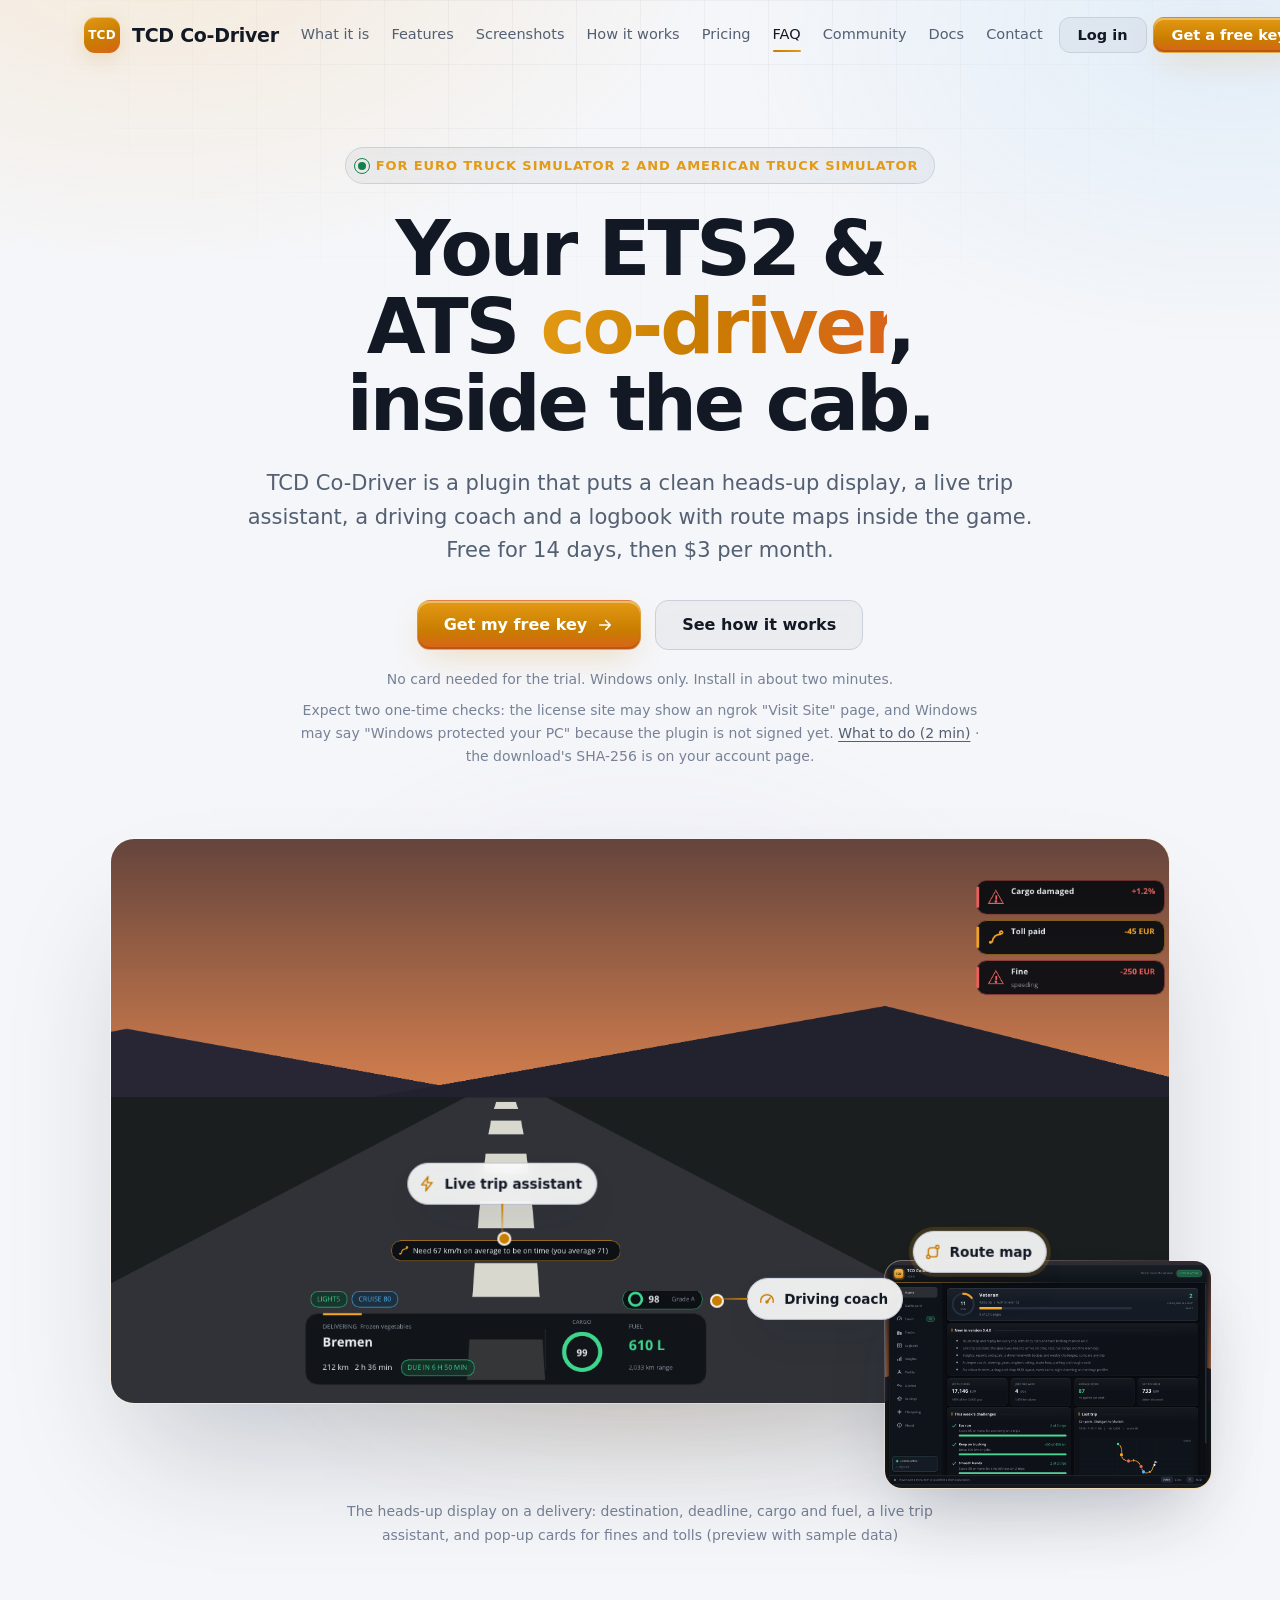
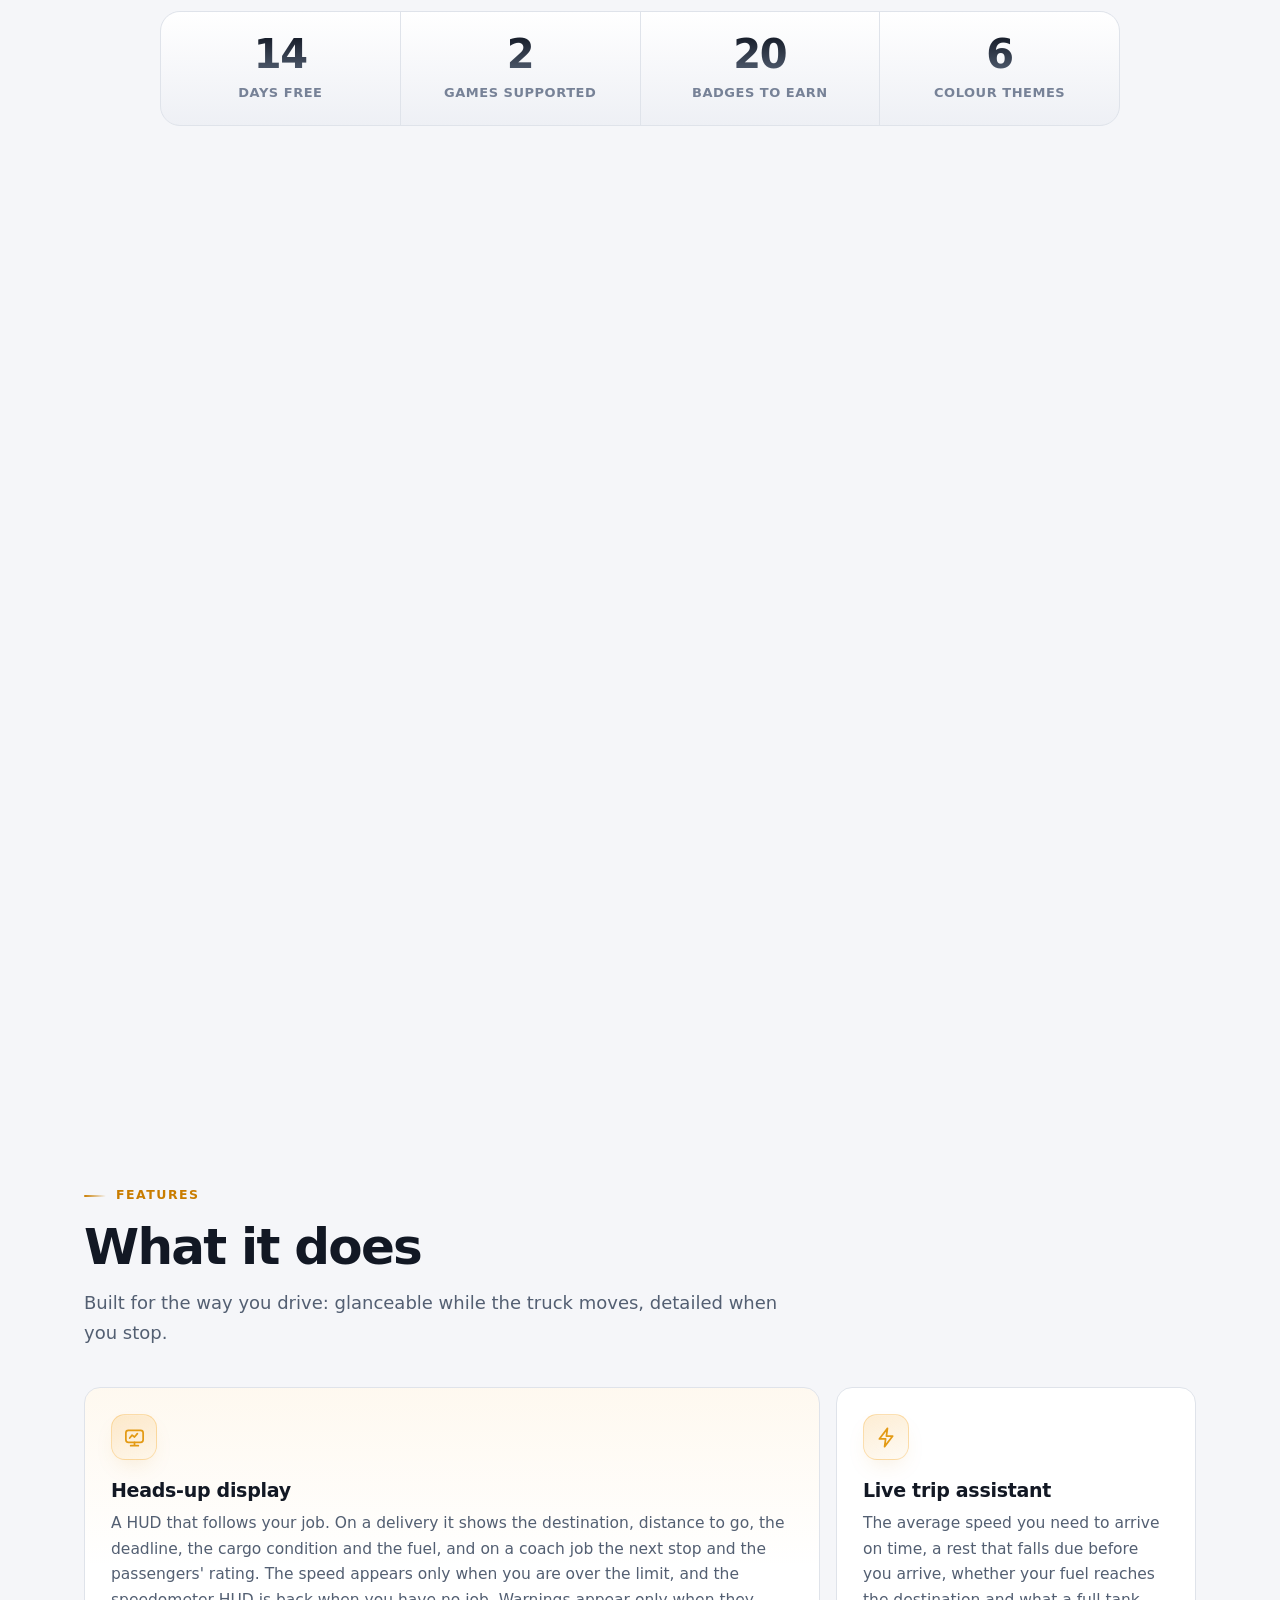
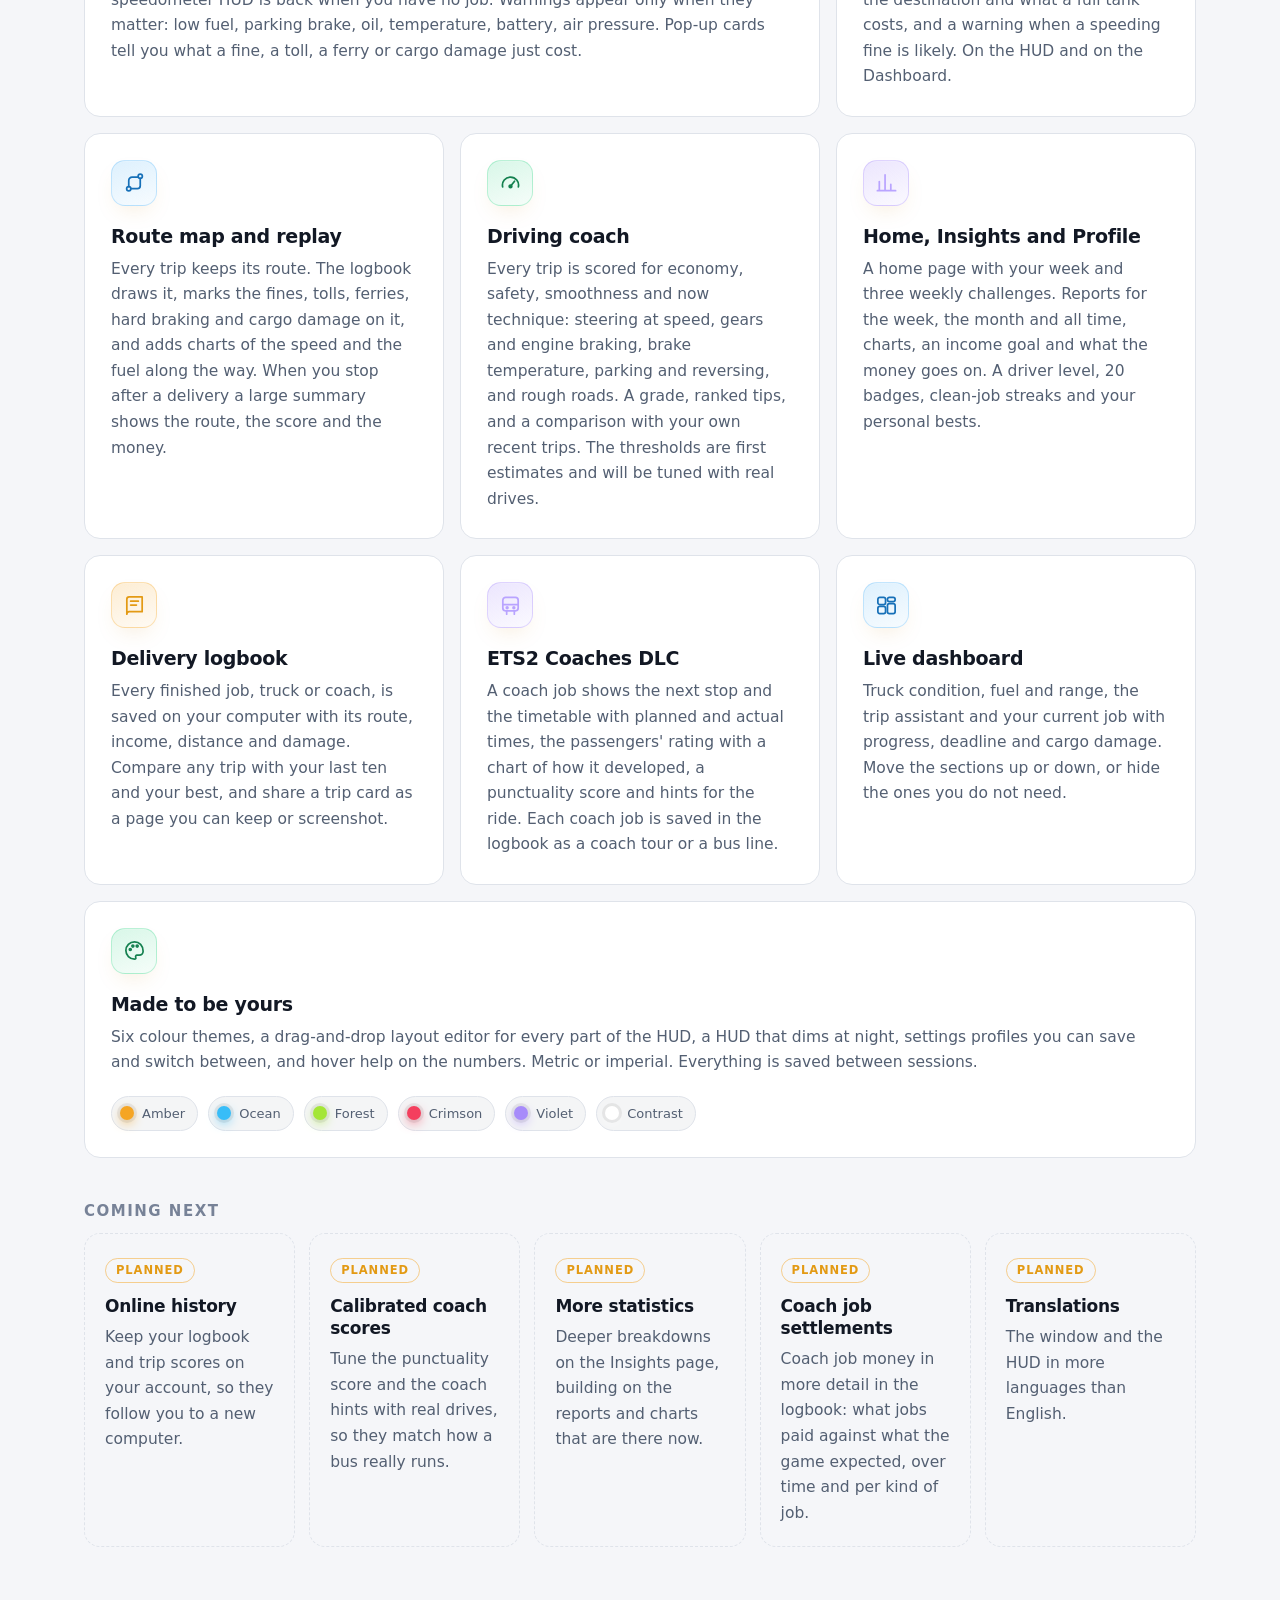
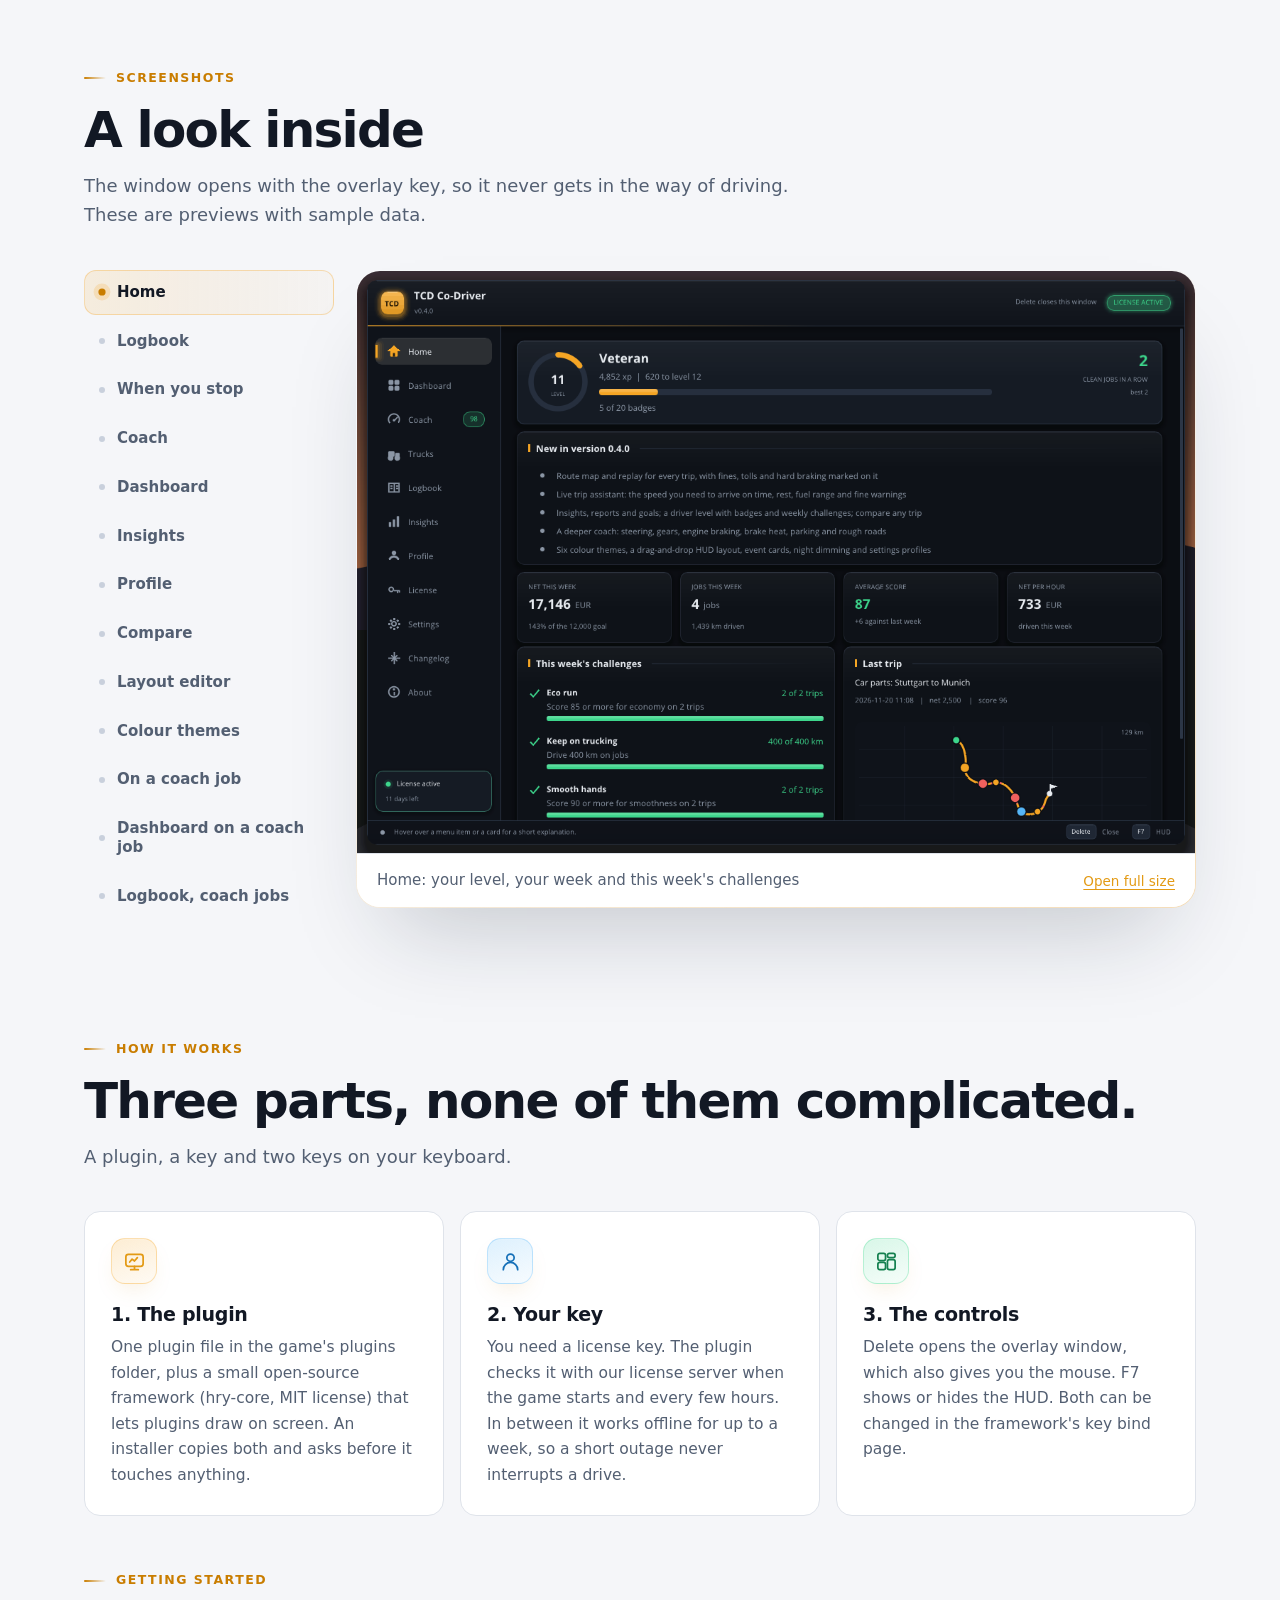
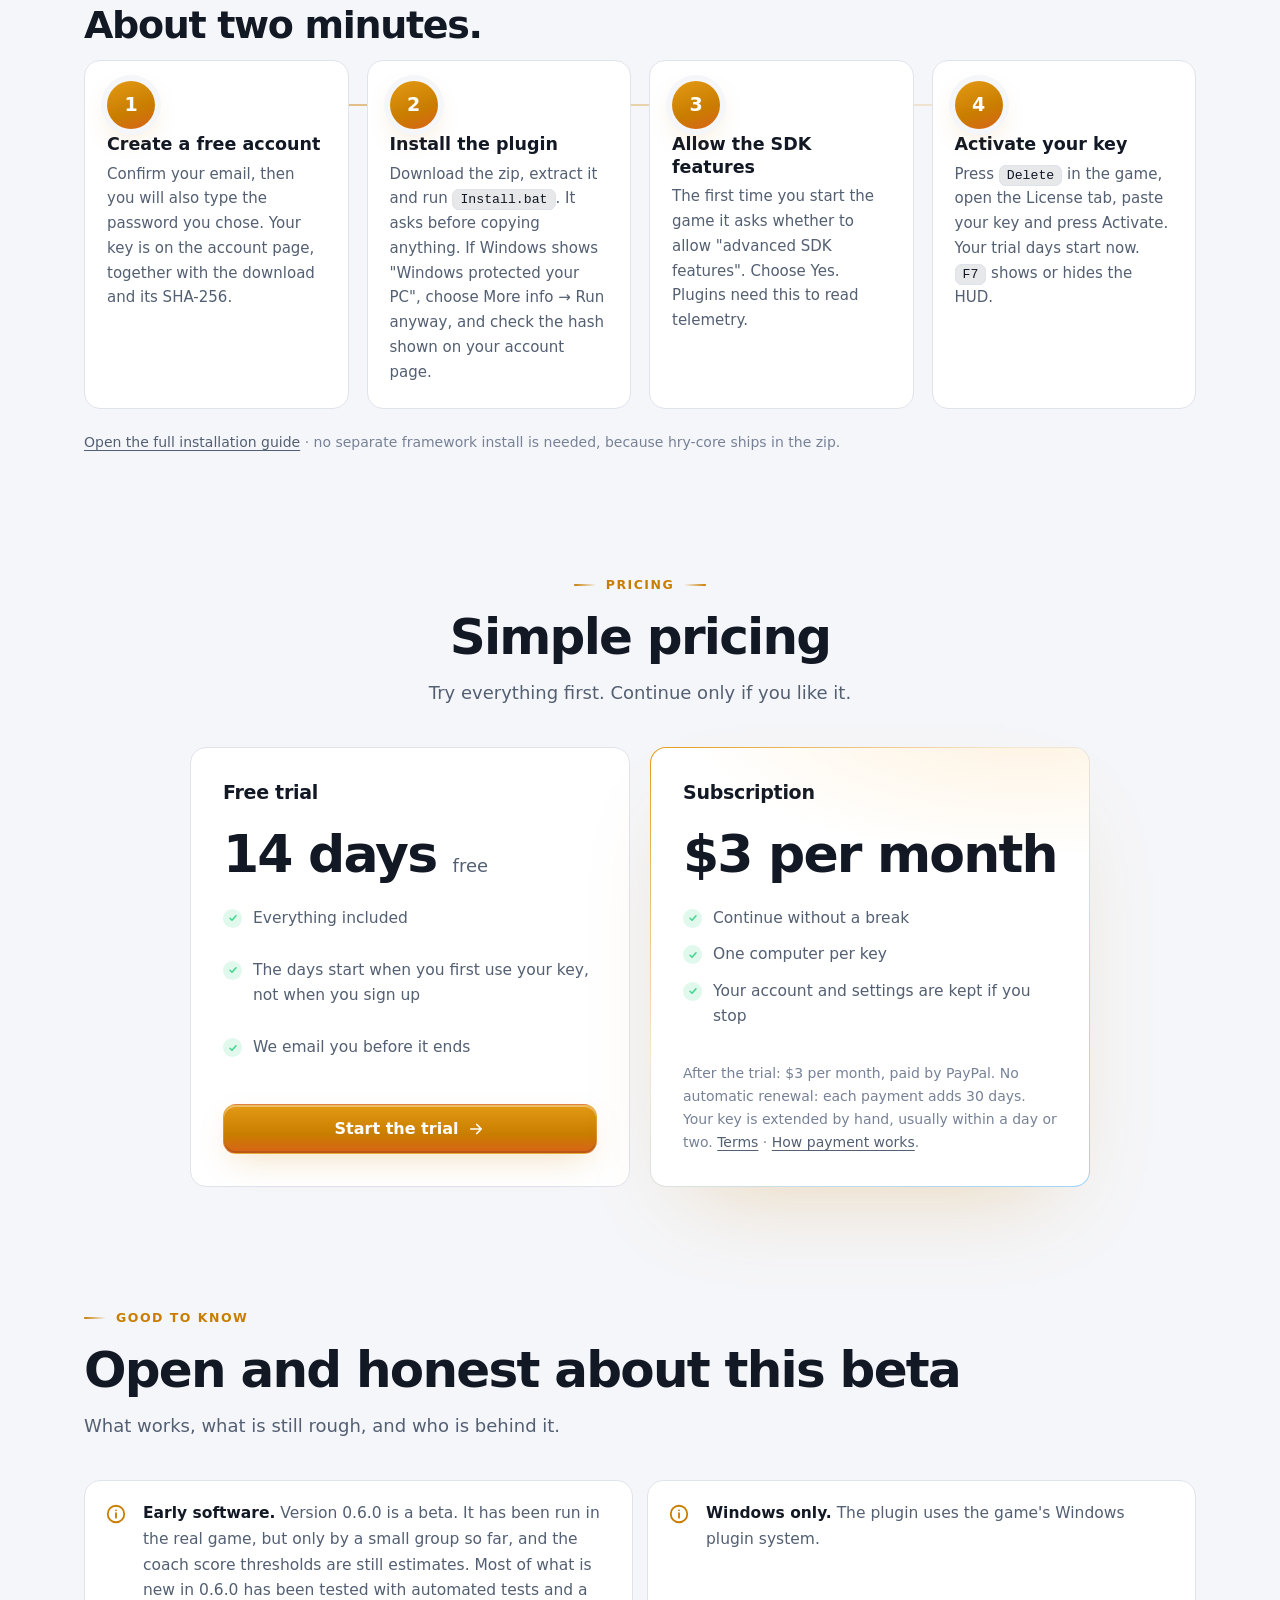
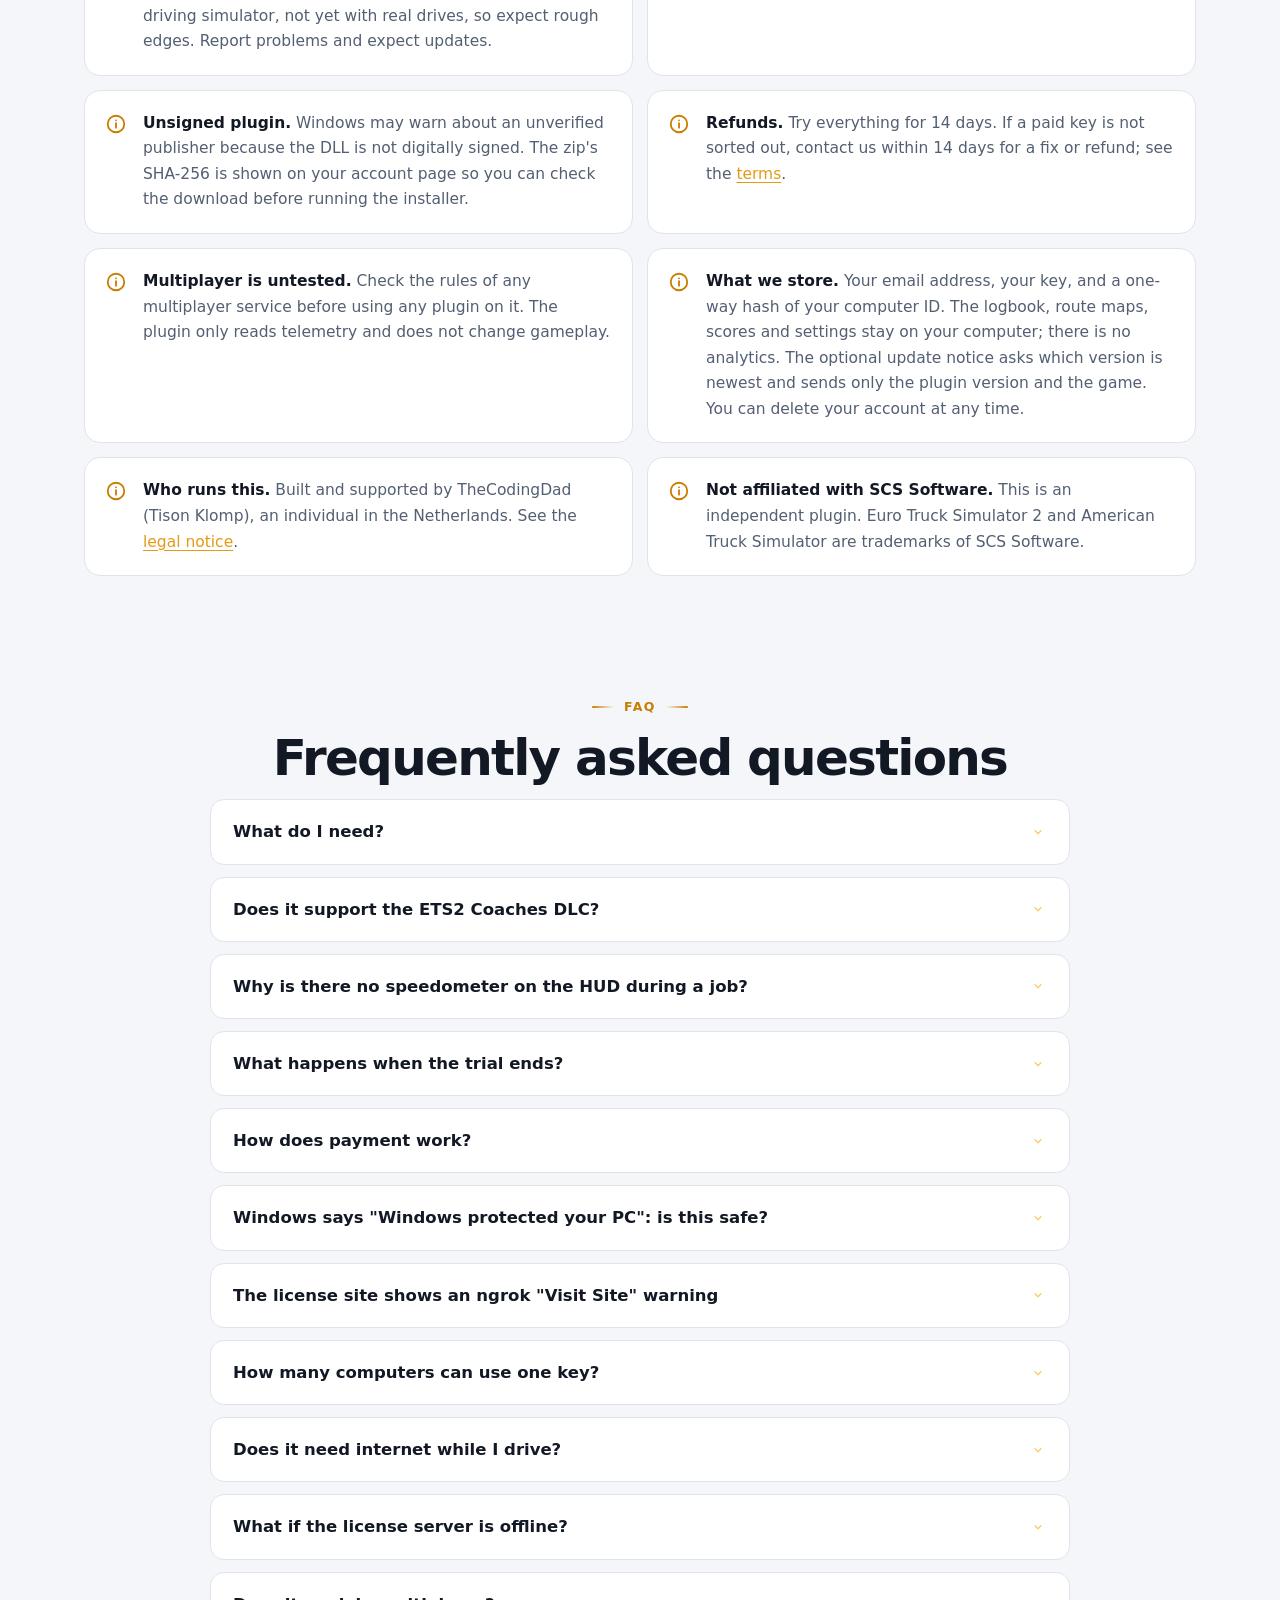
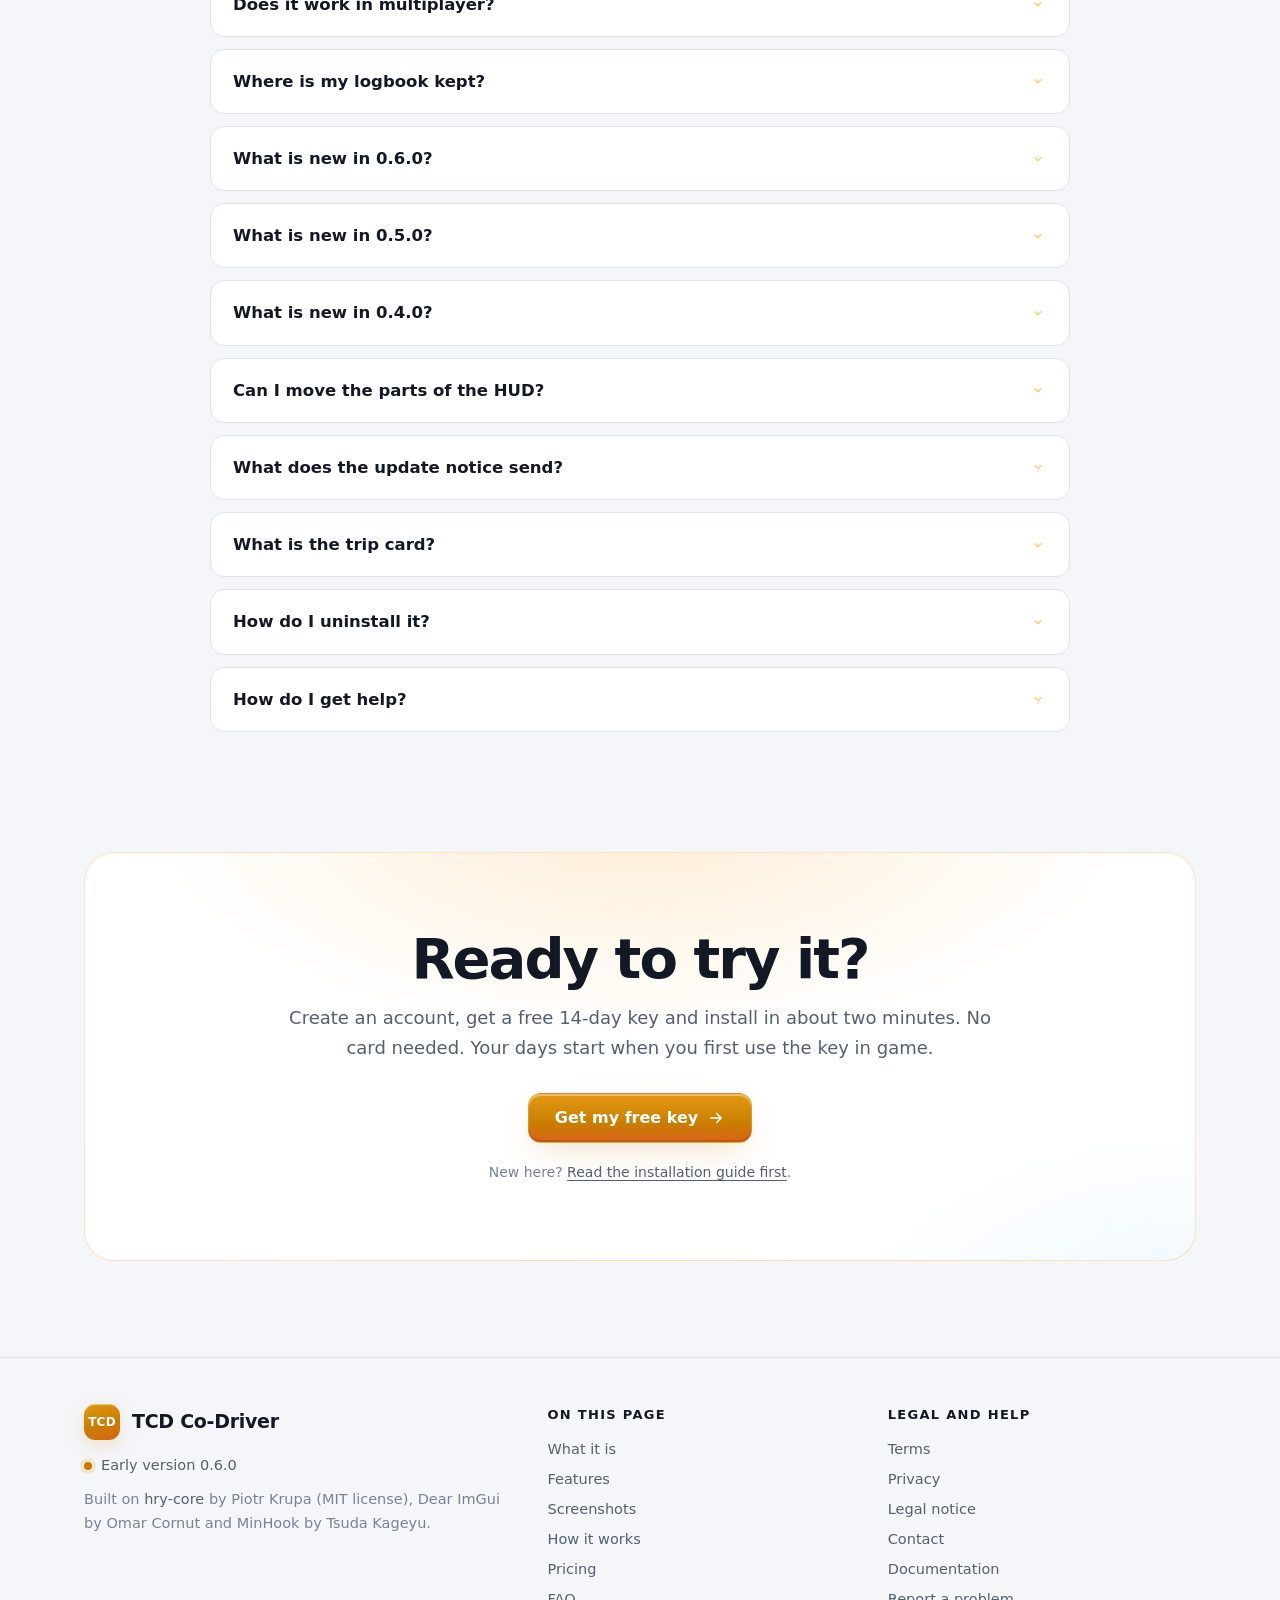
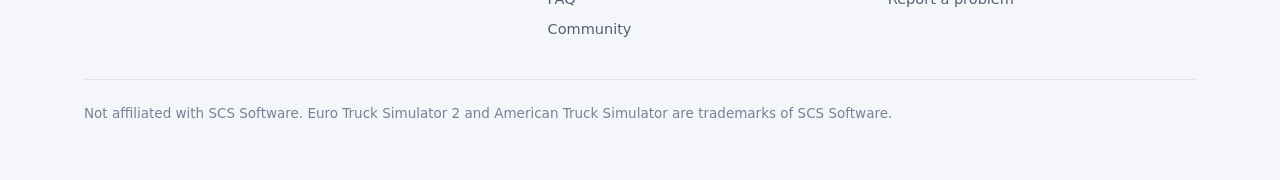
<file: index.html>
<!doctype html>
<html lang="en">
<head>
<meta charset="utf-8">
<meta name="viewport" content="width=device-width,initial-scale=1">
<meta http-equiv="Content-Security-Policy" content="default-src 'none'; img-src 'self' data:; style-src 'self' 'unsafe-inline'; script-src 'unsafe-inline'; base-uri 'none'; form-action 'none'; connect-src 'none'">
<meta name="referrer" content="no-referrer">
<title>TCD Co-Driver - a co-driver for Euro Truck Simulator 2 and American Truck Simulator</title>
<meta name="description" content="A plugin for ETS2 and ATS that puts a heads-up display, live truck and job data and a delivery logbook inside the game. Free for 14 days, then $3 per month.">
<meta property="og:title" content="TCD Co-Driver: a co-driver for your cab">
<meta property="og:description" content="A heads-up display, live truck and job data and a delivery logbook for ETS2 and ATS.">
<meta property="og:type" content="website">
<meta property="og:url" content="https://thecodingdad-tisonk.github.io/tcd-codriver/">
<meta property="og:site_name" content="TCD Co-Driver">
<meta property="og:image" content="https://thecodingdad-tisonk.github.io/tcd-codriver/assets/og-image.png?v=f2dee5c9">
<meta name="twitter:card" content="summary_large_image">
<meta name="theme-color" content="#070a0f">
<link rel="canonical" href="https://thecodingdad-tisonk.github.io/tcd-codriver/">
<link rel="icon" href="data:image/svg+xml,%3Csvg xmlns='http://www.w3.org/2000/svg' viewBox='0 0 32 32'%3E%3Crect width='32' height='32' rx='8' fill='%23f5a524'/%3E%3Ctext x='16' y='21' font-family='Arial' font-weight='800' font-size='12' text-anchor='middle' fill='%231a1102'%3ETCD%3C/text%3E%3C/svg%3E">
<script>(function(){var r=document.documentElement,t=null;r.className+=' js';try{t=localStorage.getItem('tcd-theme')}catch(e){}if(t!=='light'&&t!=='dark'){t=window.matchMedia&&window.matchMedia('(prefers-color-scheme: light)').matches?'light':'dark'}r.setAttribute('data-theme',t)})();</script>
<link rel="stylesheet" href="assets/site.css?v=fc1772e9">
<script type="application/ld+json">
{"@context":"https://schema.org","@graph":[
 {"@type":"SoftwareApplication","name":"TCD Co-Driver","applicationCategory":"Game","operatingSystem":"Windows","description":"A co-driver HUD, dashboard, driving coach and delivery logbook for Euro Truck Simulator 2 and American Truck Simulator.","url":"https://thecodingdad-tisonk.github.io/tcd-codriver/","image":"https://thecodingdad-tisonk.github.io/tcd-codriver/assets/og-image.png?v=f2dee5c9","offers":{"@type":"Offer","price":"3","priceCurrency":"USD","description":"Free for 14 days, then $3 per month."}},
 {"@type":"FAQPage","mainEntity":[
  {"@type":"Question","name":"What do I need?","acceptedAnswer":{"@type":"Answer","text":"Euro Truck Simulator 2 or American Truck Simulator on Windows, and a free license key from the account page."}},
  {"@type":"Question","name":"How does payment work?","acceptedAnswer":{"@type":"Answer","text":"After the trial you pay $3 per month through PayPal from your account page and enter the transaction ID. Nothing is charged automatically; each payment adds 30 days."}},
  {"@type":"Question","name":"Does it need internet while I drive?","acceptedAnswer":{"@type":"Answer","text":"It checks in at start and every few hours, then works offline for up to a week."}}
 ]}
]}
</script>
</head>
<body>
<svg width="0" height="0" style="position:absolute" aria-hidden="true" focusable="false"><defs>
  <symbol id="i-hud" viewBox="0 0 24 24"><rect x="3" y="4.5" width="18" height="12.5" rx="2.6"/><path d="M8 20.5h8M12 17v3.5"/><path d="M7 12.5l2.5-3 2.5 2 3-3.5"/></symbol>
  <symbol id="i-bolt" viewBox="0 0 24 24"><path d="M13 2.5 4.5 13.5h6.6L10 21.5l8.5-11h-6.6z"/></symbol>
  <symbol id="i-route" viewBox="0 0 24 24"><circle cx="6" cy="18.5" r="2.2"/><circle cx="18" cy="5.5" r="2.2"/><path d="M6 16.3V10a3.5 3.5 0 0 1 3.5-3.5H15.8"/><path d="M8.2 18.5H15a3 3 0 0 0 3-3V7.7"/></symbol>
  <symbol id="i-gauge" viewBox="0 0 24 24"><path d="M3.8 16.5a8.4 8.4 0 1 1 16.4 0"/><path d="M12 16l4.2-5.4"/><circle cx="12" cy="16" r="1.4"/></symbol>
  <symbol id="i-chart" viewBox="0 0 24 24"><path d="M4.5 20.5V11M10.5 20.5V4M16.5 20.5v-6.5M2.5 20.5h19"/></symbol>
  <symbol id="i-book" viewBox="0 0 24 24"><path d="M4 5.5A2.5 2.5 0 0 1 6.5 3H20v15.5H6.5A2.5 2.5 0 0 0 4 21z"/><path d="M8 7.5h8M8 11.5h6"/></symbol>
  <symbol id="i-bus" viewBox="0 0 24 24"><rect x="4" y="3.5" width="16" height="14" rx="3"/><path d="M4 11h16M8 21v-3.5M16 21v-3.5"/><circle cx="8.5" cy="14.3" r=".9"/><circle cx="15.5" cy="14.3" r=".9"/></symbol>
  <symbol id="i-dash" viewBox="0 0 24 24"><rect x="3" y="3.5" width="8" height="7.5" rx="2"/><rect x="13" y="3.5" width="8" height="4.5" rx="2"/><rect x="13" y="10" width="8" height="10.5" rx="2"/><rect x="3" y="13" width="8" height="7.5" rx="2"/></symbol>
  <symbol id="i-palette" viewBox="0 0 24 24"><path d="M12 3a9 9 0 1 0 0 18c1.3 0 1.8-1 1.3-1.9-.5-1 .1-2.2 1.3-2.2H17a4 4 0 0 0 4-4C21 6.6 17 3 12 3z"/><circle cx="7.6" cy="11" r="1"/><circle cx="10.3" cy="7.4" r="1"/><circle cx="14.8" cy="7.4" r="1"/></symbol>
  <symbol id="i-check" viewBox="0 0 24 24"><path d="M5 12.5l4.5 4.5L19 7.5"/></symbol>
  <symbol id="i-info" viewBox="0 0 24 24"><circle cx="12" cy="12" r="9"/><path d="M12 11v5M12 8h.01"/></symbol>
  <symbol id="i-arrow" viewBox="0 0 24 24"><path d="M5 12h14M13 6l6 6-6 6"/></symbol>
  <symbol id="i-sun" viewBox="0 0 24 24"><circle cx="12" cy="12" r="4"/><path d="M12 2.5v2.2M12 19.3v2.2M4.2 4.2l1.6 1.6M18.2 18.2l1.6 1.6M2.5 12h2.2M19.3 12h2.2M4.2 19.8l1.6-1.6M18.2 5.8l1.6-1.6"/></symbol>
  <symbol id="i-moon" viewBox="0 0 24 24"><path d="M20.5 14.2A8.5 8.5 0 1 1 9.8 3.5a6.8 6.8 0 0 0 10.7 10.7z"/></symbol>
  <symbol id="i-menu" viewBox="0 0 24 24"><path d="M4 7h16M4 12h16M4 17h16"/></symbol>
  <symbol id="i-user" viewBox="0 0 24 24"><circle cx="12" cy="8" r="3.8"/><path d="M4.5 20.5a7.5 7.5 0 0 1 15 0"/></symbol>
</defs></svg>
<a class="skip" href="#top">Skip to the content</a>
<div class="progress" aria-hidden="true"></div>

<header class="site">
  <div class="wrap bar">
    <a class="brand" href="#top"><span class="mark" aria-hidden="true">TCD</span>TCD Co-Driver</a>
    <nav id="nav" aria-label="Main">
      <a href="#about">What it is</a><a href="#features">Features</a><a href="#screens">Screenshots</a><a href="#how">How it works</a><a href="#pricing">Pricing</a><a href="#faq">FAQ</a><a href="community/">Community</a><a href="https://github.com/TheCodingDad-TisonK/tcd-codriver-docs">Docs</a><a href="contact.html">Contact</a>
      <a class="btn small ghost" href="https://unhistorical-subglobular-marhta.ngrok-free.dev/login">Log in</a>
      <a class="btn small" href="https://unhistorical-subglobular-marhta.ngrok-free.dev/register">Get a free key</a>
      
    </nav>
    <div class="bar-tools"><button class="theme-btn" type="button" aria-label="Switch to light theme" title="Switch between dark and light"><svg class="sun" aria-hidden="true"><use href="#i-sun"/></svg><svg class="moon" aria-hidden="true"><use href="#i-moon"/></svg></button><button class="menu-btn" type="button" aria-label="Menu" aria-expanded="false" aria-controls="nav"><svg aria-hidden="true"><use href="#i-menu"/></svg></button></div>
  </div>
</header>

<main id="top" class="wrap">
<div class="hero">
  <span class="eyebrow rv"><span class="pulse" aria-hidden="true"></span>For Euro Truck Simulator 2 and American Truck Simulator</span>
  <h1 class="rv" style="--d:.05s">Your ETS2 &amp; ATS <span class="grad">co-driver</span>, inside the cab.</h1>
  <p class="lede rv" style="--d:.1s">TCD Co-Driver is a plugin that puts a clean heads-up display, a live trip assistant, a driving coach and a logbook with route maps inside the game. Free for 14 days, then $3 per month.</p>
  <div class="cta rv" style="--d:.15s">
    <a class="btn" href="https://unhistorical-subglobular-marhta.ngrok-free.dev/register">Get my free key <svg aria-hidden="true"><use href="#i-arrow"/></svg></a>
    
    <a class="btn ghost" href="#how">See how it works</a>
  </div>
  <p class="fine rv" style="--d:.2s">No card needed for the trial. Windows only. Install in about two minutes.</p>
  <p class="fine rv" style="--d:.22s">Expect two one-time checks: the license site may show an ngrok "Visit Site" page, and Windows may say "Windows protected your PC" because the plugin is not signed yet. <a href="https://github.com/TheCodingDad-TisonK/tcd-codriver-docs/blob/main/docs/faq.md">What to do (2 min)</a> &middot; the download's SHA-256 is on your account page.</p>

  <div class="stage rv" style="--d:.25s" id="stage">
    <figure class="device"><img src="assets/hud.png?v=db91bb57" width="1500" height="800" alt="Preview of the heads-up display over a road, with sample data: the destination, the distance to go and a deadline chip, a ring with the cargo condition, the fuel left, a trip assistant line saying what average speed is needed to arrive on time, and pop-up cards for a fine, a toll and cargo damage."></figure>
    <figure class="float-win" aria-hidden="true"><img src="assets/home.png?v=6273e535" width="1180" height="820" alt="" loading="lazy"></figure>
    <span class="tag-f v a" aria-hidden="true"><svg><use href="#i-bolt"/></svg>Live trip assistant</span>
    <span class="tag-f badge b" aria-hidden="true"><svg><use href="#i-route"/></svg>Route map</span>
    <span class="tag-f h c" aria-hidden="true"><svg><use href="#i-gauge"/></svg>Driving coach</span>
  </div>
  <p class="cap">The heads-up display on a delivery: destination, deadline, cargo and fuel, a live trip assistant, and pop-up cards for fines and tolls (preview with sample data)</p>

  <div class="stats rv" role="list">
    <div class="stat" role="listitem"><b data-count="14">14</b><span>days free</span></div>
    <div class="stat" role="listitem"><b data-count="2">2</b><span>games supported</span></div>
    <div class="stat" role="listitem"><b data-count="20">20</b><span>badges to earn</span></div>
    <div class="stat" role="listitem"><b data-count="6">6</b><span>colour themes</span></div>
  </div>

  <div class="notice rv"><svg viewBox="0 0 24 24" aria-hidden="true"><use href="#i-info"/></svg><div><b>Early version 0.6.0.</b> The pictures are previews rendered with sample data, not recordings from the game. Known limits: small tester group, multiplayer untested, coach score thresholds are estimates, and the newest features (the pre trip inspection, the trip assistant, route maps, the deeper coach and the layout editor) have been tested with automated tests and a driving simulator but still need real drives.</div></div>
</div>

<section id="about">
  <div class="rv"><span class="kicker">The idea</span>
  <h2>What is TCD Co-Driver?</h2>
  <p class="sub">A plugin for the game, not a separate program.</p></div>
  <div class="about">
    <div class="rv">
      <p><strong>A small file you add to the game.</strong> Euro Truck Simulator 2 and American Truck Simulator share live information with plugins: your speed, engine rpm, fuel, damage, the job you are on, and what happens when you finish it. TCD Co-Driver reads that information and shows it back to you, inside the game window.</p>
      <p><strong>No second screen, no second app.</strong> It is built to draw directly in the game with the game's own graphics. While you drive you see a heads-up display. When you stop, one key opens a window with the details.</p>
      <p><strong>It only reads and shows.</strong> It does not change how the game plays. It adds no trucks, maps or cheats.</p>
    </div>
    <div class="card glance rv fx" style="--d:.1s">
      <h3>At a glance</h3>
      <ul>
        <li><svg aria-hidden="true"><use href="#i-check"/></svg><span><b>For:</b> ETS2 and ATS on Windows, including ETS2 Coaches DLC jobs</span></li>
        <li><svg aria-hidden="true"><use href="#i-check"/></svg><span><b>What you get:</b> a HUD that follows your job, a live trip assistant, a driving coach, a route map and report for every trip, a driver level with badges and challenges, and a logbook of deliveries and coach jobs</span></li>
        <li><svg aria-hidden="true"><use href="#i-check"/></svg><span><b>Controls:</b> Delete opens the window, F7 shows or hides the HUD</span></li>
        <li><svg aria-hidden="true"><use href="#i-check"/></svg><span><b>Cost:</b> 14 days free, then $3 per month</span></li>
        <li><svg aria-hidden="true"><use href="#i-check"/></svg><span><b>Version:</b> 0.6.0, early and in testing</span></li>
      </ul>
    </div>
  </div>
</section>

<section id="features">
  <div class="rv"><span class="kicker">Features</span>
  <h2>What it does</h2>
  <p class="sub">Built for the way you drive: glanceable while the truck moves, detailed when you stop.</p></div>
  <div class="bento">
    <div class="card lead s4 rv"><span class="ico"><svg aria-hidden="true"><use href="#i-hud"/></svg></span><h3>Heads-up display</h3><p>A HUD that follows your job. On a delivery it shows the destination, distance to go, the deadline, the cargo condition and the fuel, and on a coach job the next stop and the passengers' rating. The speed appears only when you are over the limit, and the speedometer HUD is back when you have no job. Warnings appear only when they matter: low fuel, parking brake, oil, temperature, battery, air pressure. Pop-up cards tell you what a fine, a toll, a ferry or cargo damage just cost.</p></div>
    <div class="card s2 rv" style="--d:.05s"><span class="ico"><svg aria-hidden="true"><use href="#i-bolt"/></svg></span><h3>Live trip assistant</h3><p>The average speed you need to arrive on time, a rest that falls due before you arrive, whether your fuel reaches the destination and what a full tank costs, and a warning when a speeding fine is likely. On the HUD and on the Dashboard.</p></div>
    <div class="card s2 rv"><span class="ico b"><svg aria-hidden="true"><use href="#i-route"/></svg></span><h3>Route map and replay</h3><p>Every trip keeps its route. The logbook draws it, marks the fines, tolls, ferries, hard braking and cargo damage on it, and adds charts of the speed and the fuel along the way. When you stop after a delivery a large summary shows the route, the score and the money.</p></div>
    <div class="card s2 rv" style="--d:.05s"><span class="ico g"><svg aria-hidden="true"><use href="#i-gauge"/></svg></span><h3>Driving coach</h3><p>Every trip is scored for economy, safety, smoothness and now technique: steering at speed, gears and engine braking, brake temperature, parking and reversing, and rough roads. A grade, ranked tips, and a comparison with your own recent trips. The thresholds are first estimates and will be tuned with real drives.</p></div>
    <div class="card s2 rv" style="--d:.1s"><span class="ico v"><svg aria-hidden="true"><use href="#i-chart"/></svg></span><h3>Home, Insights and Profile</h3><p>A home page with your week and three weekly challenges. Reports for the week, the month and all time, charts, an income goal and what the money goes on. A driver level, 20 badges, clean-job streaks and your personal bests.</p></div>
    <div class="card s2 rv"><span class="ico"><svg aria-hidden="true"><use href="#i-book"/></svg></span><h3>Delivery logbook</h3><p>Every finished job, truck or coach, is saved on your computer with its route, income, distance and damage. Compare any trip with your last ten and your best, and share a trip card as a page you can keep or screenshot.</p></div>
    <div class="card s2 rv" style="--d:.05s"><span class="ico v"><svg aria-hidden="true"><use href="#i-bus"/></svg></span><h3>ETS2 Coaches DLC</h3><p>A coach job shows the next stop and the timetable with planned and actual times, the passengers' rating with a chart of how it developed, a punctuality score and hints for the ride. Each coach job is saved in the logbook as a coach tour or a bus line.</p></div>
    <div class="card s2 rv" style="--d:.1s"><span class="ico b"><svg aria-hidden="true"><use href="#i-dash"/></svg></span><h3>Live dashboard</h3><p>Truck condition, fuel and range, the trip assistant and your current job with progress, deadline and cargo damage. Move the sections up or down, or hide the ones you do not need.</p></div>
    <div class="card s6 rv"><span class="ico g"><svg aria-hidden="true"><use href="#i-palette"/></svg></span><h3>Made to be yours</h3><p>Six colour themes, a drag-and-drop layout editor for every part of the HUD, a HUD that dims at night, settings profiles you can save and switch between, and hover help on the numbers. Metric or imperial. Everything is saved between sessions.</p>
      <div class="swatches" aria-hidden="true"><span class="sw"><i style="background:#f5a524;color:#f5a524"></i>Amber</span><span class="sw"><i style="background:#38bdf8;color:#38bdf8"></i>Ocean</span><span class="sw"><i style="background:#a3e635;color:#a3e635"></i>Forest</span><span class="sw"><i style="background:#f43f5e;color:#f43f5e"></i>Crimson</span><span class="sw"><i style="background:#a78bfa;color:#a78bfa"></i>Violet</span><span class="sw"><i style="background:#ffffff;color:#ffffff"></i>Contrast</span></div></div>
  </div>
  <p class="subhead rv">Coming next</p>
  <div class="next-grid">
    <div class="card next rv"><span class="tag">Planned</span><h3>Online history</h3><p>Keep your logbook and trip scores on your account, so they follow you to a new computer.</p></div>
    <div class="card next rv" style="--d:.04s"><span class="tag">Planned</span><h3>Calibrated coach scores</h3><p>Tune the punctuality score and the coach hints with real drives, so they match how a bus really runs.</p></div>
    <div class="card next rv" style="--d:.08s"><span class="tag">Planned</span><h3>More statistics</h3><p>Deeper breakdowns on the Insights page, building on the reports and charts that are there now.</p></div>
    <div class="card next rv" style="--d:.12s"><span class="tag">Planned</span><h3>Coach job settlements</h3><p>Coach job money in more detail in the logbook: what jobs paid against what the game expected, over time and per kind of job.</p></div>
    <div class="card next rv" style="--d:.16s"><span class="tag">Planned</span><h3>Translations</h3><p>The window and the HUD in more languages than English.</p></div>
  </div>
</section>

<section id="screens">
  <div class="rv"><span class="kicker">Screenshots</span>
  <h2>A look inside</h2>
  <p class="sub">The window opens with the overlay key, so it never gets in the way of driving. These are previews with sample data.</p></div>
  <div class="gallery rv" id="gallery">
    <figure><a href="assets/home.png?v=6273e535" target="_blank" rel="noopener"><img src="assets/home.png?v=6273e535" width="1180" height="820" alt="Preview of the Home page (sample data): a driver level with experience and badges, what is new, the week's net income against a goal, jobs, average score, three weekly challenges and the route of the last trip." loading="lazy"></a><figcaption>Home: your level, your week and this week's challenges</figcaption></figure>
    <figure><a href="assets/logbook.png?v=66b2e372" target="_blank" rel="noopener"><img src="assets/logbook.png?v=66b2e372" width="1180" height="820" alt="Preview of the logbook (sample data): a searchable list of deliveries and the report of the selected one, with a route map marking where the truck was over the limit and braked hard, and charts of speed and fuel along the trip." loading="lazy"></a><figcaption>Logbook: every delivery with its route map and charts</figcaption></figure>
    <figure><a href="assets/summary.png?v=4f589d8a" target="_blank" rel="noopener"><img src="assets/summary.png?v=4f589d8a" width="800" height="556" alt="Preview of the large summary card shown when the truck stops after a delivery (sample data): the route, the score, the net income, how the trip compares with the last ten, and a level-up." loading="lazy"></a><figcaption>When you stop: the route, the score and the money</figcaption></figure>
    <figure><a href="assets/coach.png?v=8eef2786" target="_blank" rel="noopener"><img src="assets/coach.png?v=8eef2786" width="1180" height="820" alt="Preview of the Coach tab (sample data): the trip score with economy, safety, smoothness and technique, tips to improve, and tiles for steering, gears, brake heat, parking and rough road." loading="lazy"></a><figcaption>Coach: four scores and what they are made of</figcaption></figure>
    <figure><a href="assets/dashboard.png?v=cd6a6721" target="_blank" rel="noopener"><img src="assets/dashboard.png?v=cd6a6721" width="1180" height="820" alt="Preview of the Dashboard (sample data): speed, engine, fuel and range tiles and the trip assistant card with what is needed to arrive on time." loading="lazy"></a><figcaption>Dashboard: live data and the trip assistant</figcaption></figure>
    <figure><a href="assets/insights.png?v=a16ed0ff" target="_blank" rel="noopener"><img src="assets/insights.png?v=a16ed0ff" width="1180" height="820" alt="Preview of the Insights page (sample data): the week, the month and all time against the period before, with an income goal." loading="lazy"></a><figcaption>Insights: reports for the week, the month and all time</figcaption></figure>
    <figure><a href="assets/profile.png?v=14f7771f" target="_blank" rel="noopener"><img src="assets/profile.png?v=14f7771f" width="1180" height="820" alt="Preview of the Profile page (sample data): a driver level and title, 20 badges with progress, a clean-job streak and personal bests." loading="lazy"></a><figcaption>Profile: level, badges, streaks and personal bests</figcaption></figure>
    <figure><a href="assets/compare.png?v=5e8074b5" target="_blank" rel="noopener"><img src="assets/compare.png?v=5e8074b5" width="1180" height="820" alt="Preview of the Compare view in the logbook (sample data): one trip set against the ten before it and against the best." loading="lazy"></a><figcaption>Compare: a trip against your recent trips and your best</figcaption></figure>
    <figure><a href="assets/layout.png?v=a6a0ce0b" target="_blank" rel="noopener"><img src="assets/layout.png?v=a6a0ce0b" width="1440" height="1000" alt="Preview of the HUD layout editor (sample data): the parts of the HUD outlined on the screen with a box of sliders to resize or hide each one." loading="lazy"></a><figcaption>Layout editor: put every part of the HUD where you want it</figcaption></figure>
    <figure data-label="Colour themes"><a href="assets/themes.png?v=f4f537f2" target="_blank" rel="noopener"><img src="assets/themes.png?v=f4f537f2" width="1180" height="820" alt="Preview of the Home page in the Forest colour theme (sample data)." loading="lazy"></a><figcaption>Six colour themes for the window and the HUD</figcaption></figure>
    <figure><a href="assets/hud-coach.png?v=b67e85b0" target="_blank" rel="noopener"><img src="assets/hud-coach.png?v=b67e85b0" width="1180" height="820" alt="Preview of the heads-up display during a coach job (sample data): the next stop with its arrival time and a late chip, a ring with the passengers' rating, and the on-time score. There is no speedometer." loading="lazy"></a><figcaption>On a coach job: next stop, passengers' rating and on-time score</figcaption></figure>
    <figure><a href="assets/coachjob.png?v=9c4c3b8e" target="_blank" rel="noopener"><img src="assets/coachjob.png?v=9c4c3b8e" width="1180" height="820" alt="Preview of the dashboard during a coach tour (sample data): passenger satisfaction with a chart of the rating over the job, status chips, and the timetable with planned and actual times and delays." loading="lazy"></a><figcaption>Dashboard on a coach job: rating chart and timetable</figcaption></figure>
    <figure data-label="Logbook, coach jobs"><a href="assets/logbook-coach.png?v=aae3c178" target="_blank" rel="noopener"><img src="assets/logbook-coach.png?v=aae3c178" width="1180" height="820" alt="Preview of the logbook with a coach tour selected (sample data): the passengers' rating, the on-time score, passengers carried, and what the job paid against what the game expected." loading="lazy"></a><figcaption>Logbook: coach jobs with rating, punctuality and expected income</figcaption></figure>
  </div>
</section>

<section id="how">
  <div class="rv"><span class="kicker">How it works</span>
  <h2>Three parts, none of them complicated.</h2>
  <p class="sub">A plugin, a key and two keys on your keyboard.</p></div>
  <div class="three">
    <div class="card rv"><span class="ico"><svg aria-hidden="true"><use href="#i-hud"/></svg></span><h3>1. The plugin</h3><p>One plugin file in the game's plugins folder, plus a small open-source framework (hry-core, MIT license) that lets plugins draw on screen. An installer copies both and asks before it touches anything.</p></div>
    <div class="card rv" style="--d:.06s"><span class="ico b"><svg aria-hidden="true"><use href="#i-user"/></svg></span><h3>2. Your key</h3><p>You need a license key. The plugin checks it with our license server when the game starts and every few hours. In between it works offline for up to a week, so a short outage never interrupts a drive.</p></div>
    <div class="card rv" style="--d:.12s"><span class="ico g"><svg aria-hidden="true"><use href="#i-dash"/></svg></span><h3>3. The controls</h3><p>Delete opens the overlay window, which also gives you the mouse. F7 shows or hides the HUD. Both can be changed in the framework's key bind page.</p></div>
  </div>
  <div class="rv"><span class="kicker">Getting started</span>
  <h2 style="font-size:clamp(26px,3.4vw,38px)">About two minutes.</h2></div>
  <ol class="steps">
    <li class="rv"><b>Create a free account</b><span>Confirm your email, then you will also type the password you chose. Your key is on the account page, together with the download and its SHA-256.</span></li>
    <li class="rv" style="--d:.06s"><b>Install the plugin</b><span>Download the zip, extract it and run <code>Install.bat</code>. It asks before copying anything. If Windows shows "Windows protected your PC", choose More info &rarr; Run anyway, and check the hash shown on your account page.</span></li>
    <li class="rv" style="--d:.12s"><b>Allow the SDK features</b><span>The first time you start the game it asks whether to allow "advanced SDK features". Choose Yes. Plugins need this to read telemetry.</span></li>
    <li class="rv" style="--d:.18s"><b>Activate your key</b><span>Press <code>Delete</code> in the game, open the License tab, paste your key and press Activate. Your trial days start now. <code>F7</code> shows or hides the HUD.</span></li>
  </ol>
  <p class="fine" style="margin-top:22px"><a href="https://github.com/TheCodingDad-TisonK/tcd-codriver-docs/blob/main/docs/installation.md">Open the full installation guide</a> &middot; no separate framework install is needed, because hry-core ships in the zip.</p>
</section>

<section id="pricing">
  <div class="rv center"><span class="kicker">Pricing</span>
  <h2>Simple pricing</h2>
  <p class="sub">Try everything first. Continue only if you like it.</p></div>
  <div class="price">
    <div class="card rv"><h3>Free trial</h3><div class="big">14 days <small>free</small></div>
      <ul><li>Everything included</li><li>The days start when you first use your key, not when you sign up</li><li>We email you before it ends</li></ul>
      <a class="btn" href="https://unhistorical-subglobular-marhta.ngrok-free.dev/register">Start the trial <svg aria-hidden="true"><use href="#i-arrow"/></svg></a></div>
    <div class="card hl rv" style="--d:.08s"><h3>Subscription</h3><div class="big">$3 per month</div>
      <ul><li>Continue without a break</li><li>One computer per key</li><li>Your account and settings are kept if you stop</li></ul>
      <span class="fine">After the trial: $3 per month, paid by PayPal. No automatic renewal: each payment adds 30 days. Your key is extended by hand, usually within a day or two. <a href="terms.html">Terms</a> &middot; <a href="https://github.com/TheCodingDad-TisonK/tcd-codriver-docs/blob/main/docs/licensing.md">How payment works</a>.</span></div>
  </div>
</section>

<section id="good">
  <div class="rv"><span class="kicker">Good to know</span>
  <h2>Open and honest about this beta</h2>
  <p class="sub">What works, what is still rough, and who is behind it.</p></div>
  <ul class="honest">
    <li class="rv"><b>Early software.</b> Version 0.6.0 is a beta. It has been run in the real game, but only by a small group so far, and the coach score thresholds are still estimates. Most of what is new in 0.6.0 has been tested with automated tests and a driving simulator, not yet with real drives, so expect rough edges. Report problems and expect updates.</li>
    <li class="rv" style="--d:.04s"><b>Windows only.</b> The plugin uses the game's Windows plugin system.</li>
    <li class="rv" style="--d:.04s"><b>Unsigned plugin.</b> Windows may warn about an unverified publisher because the DLL is not digitally signed. The zip's SHA-256 is shown on your account page so you can check the download before running the installer.</li>
    <li class="rv"><b>Refunds.</b> Try everything for 14 days. If a paid key is not sorted out, contact us within 14 days for a fix or refund; see the <a href="terms.html">terms</a>.</li>
    <li class="rv" style="--d:.04s"><b>Multiplayer is untested.</b> Check the rules of any multiplayer service before using any plugin on it. The plugin only reads telemetry and does not change gameplay.</li>
    <li class="rv"><b>What we store.</b> Your email address, your key, and a one-way hash of your computer ID. The logbook, route maps, scores and settings stay on your computer; there is no analytics. The optional update notice asks which version is newest and sends only the plugin version and the game. You can delete your account at any time.</li>
    <li class="rv" style="--d:.04s"><b>Who runs this.</b> Built and supported by TheCodingDad (Tison Klomp), an individual in the Netherlands. See the <a href="legal-notice.html">legal notice</a>.</li>
    <li class="rv"><b>Not affiliated with SCS Software.</b> This is an independent plugin. Euro Truck Simulator 2 and American Truck Simulator are trademarks of SCS Software.</li>
  </ul>
</section>

<section id="faq">
  <div class="rv center"><span class="kicker">FAQ</span>
  <h2>Frequently asked questions</h2></div>
  <div class="faq rv">
  <details><summary>What do I need?</summary><p>Euro Truck Simulator 2 or American Truck Simulator on Windows. The installer adds the plugin and the small open-source framework it runs on.</p></details>
  <details><summary>Does it support the ETS2 Coaches DLC?</summary><p>Yes. During a coach job the Dashboard shows passenger satisfaction with a chart of how it developed, the current stop, the timetable with delays, a punctuality score, boarding and alighting counts and the expected income. The HUD changes too: instead of speed, gear and rpm it shows the next stop with its arrival time, the passengers' rating and your on-time score, and shows the speed only when you are over the limit (it can be turned off). When the job ends it is saved in the logbook with the rating, punctuality and passengers. The coach job features are new and being tuned. If you load a save already mid-job, the game may not send the stop details; the plugin still detects the coach job and shows satisfaction. Start a coach job after launching ETS2 for the full details.</p></details>
  <details><summary>Why is there no speedometer on the HUD during a job?</summary><p>The truck and the coach already have a speedometer and turn signals in the cab. While you are on a delivery or a coach job the HUD shows what the cab does not: where you are going, the deadline or the timetable, how the cargo or the passengers are doing, and the fuel. The speed and the limit sign appear only when you are over the limit. With no job you get the classic speedometer HUD. Each job HUD can be switched off in Settings.</p></details>
  <details><summary>What happens when the trial ends?</summary><p>The key stops and we send you an email. Your account stays, and you can continue with a subscription whenever you like.</p></details>
  <details><summary>How does payment work?</summary><p>You pay $3 to our PayPal.me link from your account page, press "I have paid" and enter the transaction ID. We check it and extend your key by 30 days, usually within a day or two. Nothing is charged automatically. If something is wrong, contact us within 14 days for a fix or refund. <a href="https://github.com/TheCodingDad-TisonK/tcd-codriver-docs/blob/main/docs/licensing.md">Full payment guide</a>.</p></details>
  <details><summary>Windows says "Windows protected your PC": is this safe?</summary><p>The plugin is not digitally signed yet. If you downloaded the zip from your account page, choose More info &rarr; Run anyway and compare its SHA-256 with the hash shown there. Signing is planned.</p></details>
  <details><summary>The license site shows an ngrok "Visit Site" warning</summary><p>The site runs through a free ngrok tunnel, which shows an anti-abuse page once per browser every 7 days. Click Visit Site to continue. The plugin's own license checks are not affected.</p></details>
  <details><summary>How many computers can use one key?</summary><p>One. If you get a new computer, contact support and the key can be moved.</p></details>
  <details><summary>Does it need internet while I drive?</summary><p>It checks in when the game starts and every few hours. In between it works offline for up to a week. The License tab shows your key's days and you can press "Check again".</p></details>
  <details><summary>What if the license server is offline?</summary><p>A working license keeps running offline for up to a week. Brief outages can happen because the server runs from a home PC. Try again later and use "Check again" on the License tab.</p></details>
  <details><summary>Does it work in multiplayer?</summary><p>That has not been tested yet. Check the rules of the service you play on first.</p></details>
  <details><summary>Where is my logbook kept?</summary><p>On your own computer in <code>%LOCALAPPDATA%\TcdCoDriver\logbook.tsv</code>, with every finished delivery and coach job. The route of each recent trip is in the <code>traces</code> folder next to it (the newest 150 are kept). You can export a CSV in any language from the Logbook tab. An online copy is planned for later.</p></details>
  <details><summary>What is new in 0.6.0?</summary><p>Every page of the window has been redesigned: a header with the key numbers, gauges, charts, icons and controls made for this window. Home shows what you are doing right now, your week day by day and a twelve week trend; the Dashboard shows the route between the two cities with your truck on it, lamps for the controls and a gauge for every instrument; the Coach page shows where the time went, how you used the pedals and the engine, all tips on request and your driving band on the speed chart. Checks are grouped by where they are done with an OK, Defect or Skip choice on each item; Trucks has a condition ring, a fuel tank, six gauges and a card per trailer. The Logbook has freight and coach filters and net income, Insights shows where the money goes as a ring, and Profile has lifetime totals and twelve weeks of activity. Settings now uses the whole window, with live theme previews and a picture of the screen to place the HUD. You can also switch on the community board in Settings to show your level, title, badges and a few totals under a name you choose; it is off until you turn it on, and turning it off removes you. Older logbooks and settings load as they are.</p></details>
  <details><summary>What is new in 0.5.0?</summary><p>A pre trip inspection checklist that opens with each job. With TM Real Walk installed you get a walkaround list for the outside of the truck or coach; without it you get a driver seat list of what you can see from the cab or read from telemetry. TCD does not add walking, so nothing competes with Real Walk. On foot, F6 opens a keyboard only checklist that needs no mouse: F5 marks OK, F4 marks a defect, PageUp/PageDown move. Checks fill themselves in where the game gives a reading, your own decisions are kept, and the result feeds the coach, the logbook and a defect ledger that flags a fault which keeps coming back. You can write the trip down from start to end, note the odometer, check the tachograph and plan your rest as part of the routine. Older logbooks and settings load as they are.</p></details>
  <details><summary>What is new in 0.4.0?</summary><p>A live trip assistant, a route map and charts for every trip, a deeper driving coach (steering, gears, brake heat, parking, rough roads), a Home page, Insights and Profile with a driver level and weekly challenges, a compare view, six colour themes, a layout editor for the HUD, pop-up cards for fines and tolls, a large summary when you stop, an arrangeable dashboard, settings profiles, a trip card you can share and an update notice. Older logbooks and settings load as they are.</p></details>
  <details><summary>Can I move the parts of the HUD?</summary><p>Yes. In Settings choose "Arrange the HUD", then drag each part where you want it and use the sliders to resize or hide it. "Reset the layout" puts everything back. You can also save a whole setup as a named profile and switch between profiles.</p></details>
  <details><summary>What does the update notice send?</summary><p>It asks the license server which version is newest and sends only the plugin version and the game: no key, no computer code, no logbook data. Nothing is stored about the request. If a newer version is available a notice appears in the window; you can turn the check off in Settings.</p></details>
  <details><summary>What is the trip card?</summary><p>In the logbook, "Share trip card" saves a small page of one trip (the route, the score and the money) in your Documents folder and copies a short text to the clipboard. It is a file on your computer; nothing is uploaded.</p></details>
  <details><summary>How do I uninstall it?</summary><p>Run <code>Uninstall.bat</code> from the extracted zip. It removes only the plugin file and asks before touching your logbook or settings. See the <a href="https://github.com/TheCodingDad-TisonK/tcd-codriver-docs/blob/main/docs/installation.md">installation guide</a>.</p></details>
  <details><summary>How do I get help?</summary><p>Use the contact form on this site. Attach the end of <code>Documents\hry_core\ets2\hry_core.log</code> (or <code>...\ats\hry_core.log</code>) right after the problem, plus a screenshot. Do not post keys or email addresses in public GitHub issues.</p></details>
  </div>
</section>

<div class="final rv">
  <h2>Ready to try it?</h2>
  <p class="sub">Create an account, get a free 14-day key and install in about two minutes. No card needed. Your days start when you first use the key in game.</p>
  <a class="btn" href="https://unhistorical-subglobular-marhta.ngrok-free.dev/register">Get my free key <svg aria-hidden="true"><use href="#i-arrow"/></svg></a>
  
  <p class="fine" style="margin-top:18px">New here? <a href="https://github.com/TheCodingDad-TisonK/tcd-codriver-docs/blob/main/docs/installation.md">Read the installation guide first</a>.</p>
</div>
</main>

<footer>
  <div class="wrap">
    <div class="foot">
      <div>
        <a class="brand" href="#top" style="margin-bottom:14px"><span class="mark" aria-hidden="true">TCD</span>TCD Co-Driver</a>
        <p><span class="status"><span class="dot" aria-hidden="true"></span>Early version 0.6.0</span></p>
        <p>Built on <a style="display:inline;padding:0" href="https://github.com/Hary309/hry-core">hry-core</a> by Piotr Krupa (MIT license), Dear ImGui by Omar Cornut and MinHook by Tsuda Kageyu.</p>
      </div>
      <div>
        <b>On this page</b>
        <a href="#about">What it is</a><a href="#features">Features</a><a href="#screens">Screenshots</a><a href="#how">How it works</a><a href="#pricing">Pricing</a><a href="#faq">FAQ</a><a href="community/">Community</a>
      </div>
      <div>
        <b>Legal and help</b>
        <a href="terms.html">Terms</a><a href="privacy.html">Privacy</a><a href="legal-notice.html">Legal notice</a><a href="contact.html">Contact</a><a href="https://github.com/TheCodingDad-TisonK/tcd-codriver-docs">Documentation</a><a href="https://github.com/TheCodingDad-TisonK/tcd-codriver/issues">Report a problem</a>
        
      </div>
    </div>
    <div class="legal-line"><span>Not affiliated with SCS Software. Euro Truck Simulator 2 and American Truck Simulator are trademarks of SCS Software.</span></div>
  </div>
</footer>

<script>
(function () {
  var d = document, reduce = window.matchMedia && window.matchMedia('(prefers-reduced-motion: reduce)').matches;
  var hdr = d.querySelector('header.site'), bar = d.querySelector('.progress');

  // header turns to glass after the first scroll; a thin line shows how far down the page you are
  function onScroll() {
    var y = window.pageYOffset || 0, h = d.documentElement.scrollHeight - window.innerHeight;
    if (hdr) hdr.classList.toggle('scrolled', y > 8);
    if (bar && h > 0) bar.style.transform = 'scaleX(' + Math.min(1, y / h) + ')';
  }
  onScroll();
  window.addEventListener('scroll', onScroll, { passive: true });

  // mobile menu
  var btn = d.querySelector('.menu-btn'), nav = d.getElementById('nav');
  if (btn && nav) {
    btn.addEventListener('click', function () { var o = nav.classList.toggle('open'); btn.setAttribute('aria-expanded', o ? 'true' : 'false'); });
    nav.addEventListener('click', function (e) { if (e.target.tagName === 'A') { nav.classList.remove('open'); btn.setAttribute('aria-expanded', 'false'); } });
  }

  // things fade up as they come into view
  var rv = [].slice.call(d.querySelectorAll('.rv'));
  if ('IntersectionObserver' in window && !reduce) {
    var io = new IntersectionObserver(function (entries) {
      entries.forEach(function (e) { if (e.isIntersecting) { e.target.classList.add('in'); io.unobserve(e.target); } });
    }, { threshold: 0.1, rootMargin: '0px 0px -5% 0px' });
    rv.forEach(function (el) { io.observe(el); });
  } else { rv.forEach(function (el) { el.classList.add('in'); }); }

  // a light that follows the pointer across cards
  [].slice.call(d.querySelectorAll('.card, .fx, .device')).forEach(function (el) {
    el.addEventListener('pointermove', function (e) {
      var r = el.getBoundingClientRect();
      el.style.setProperty('--mx', (e.clientX - r.left) + 'px');
      el.style.setProperty('--my', (e.clientY - r.top) + 'px');
    });
  });

  // the picture in the hero leans towards the pointer
  var stage = d.getElementById('stage');
  if (stage && !reduce && window.matchMedia('(hover: hover)').matches) {
    var dev = stage.querySelector('.device');
    stage.addEventListener('pointermove', function (e) {
      var r = stage.getBoundingClientRect(), x = (e.clientX - r.left) / r.width - 0.5, y = (e.clientY - r.top) / r.height - 0.5;
      dev.style.setProperty('--ry', (x * 3).toFixed(2) + 'deg');
      dev.style.setProperty('--rx', (-y * 2.4).toFixed(2) + 'deg');
    });
    stage.addEventListener('pointerleave', function () { dev.style.setProperty('--ry', '0deg'); dev.style.setProperty('--rx', '0deg'); });
  }

  // the numbers in the strip count up once
  var counters = [].slice.call(d.querySelectorAll('[data-count]'));
  function runCount(el) {
    var to = parseInt(el.getAttribute('data-count'), 10);
    if (isNaN(to) || reduce) return;
    var t0 = null;
    function step(t) {
      if (t0 === null) t0 = t;
      var k = Math.min(1, (t - t0) / 900), e = 1 - Math.pow(1 - k, 3);
      el.textContent = String(Math.round(to * e));
      if (k < 1) window.requestAnimationFrame(step);
    }
    el.textContent = '0';
    window.requestAnimationFrame(step);
  }
  if ('IntersectionObserver' in window) {
    var co = new IntersectionObserver(function (entries) {
      entries.forEach(function (e) { if (e.isIntersecting) { runCount(e.target); co.unobserve(e.target); } });
    }, { threshold: 0.6 });
    counters.forEach(function (el) { co.observe(el); });
  }

  // the screenshots become one large picture with a list beside it (without scripting they stay a plain grid)
  var gal = d.getElementById('gallery');
  if (gal) {
    var figs = [].slice.call(gal.querySelectorAll('figure'));
    var viewer = d.createElement('div'), tabs = d.createElement('div'), stageEl = d.createElement('div');
    viewer.className = 'viewer'; tabs.className = 'vtabs'; stageEl.className = 'vstage';
    tabs.setAttribute('role', 'tablist'); tabs.setAttribute('aria-label', 'Screenshots');
    var buttons = [];
    function show(i) {
      figs.forEach(function (f, k) { f.classList.toggle('on', k === i); });
      buttons.forEach(function (b, k) { b.setAttribute('aria-selected', k === i ? 'true' : 'false'); b.tabIndex = k === i ? 0 : -1; });
    }
    figs.forEach(function (f, i) {
      f.classList.add('vshot');
      var cap = f.querySelector('figcaption'), full = f.querySelector('a');
      var label = f.getAttribute('data-label') || (cap ? cap.textContent.split(':')[0] : 'Picture ' + (i + 1));
      var b = d.createElement('button');
      b.type = 'button'; b.className = 'vtab'; b.setAttribute('role', 'tab');
      b.innerHTML = '<i></i><span></span>'; b.lastChild.textContent = label;
      b.addEventListener('click', function () { show(i); });
      b.addEventListener('keydown', function (e) {
        var n = e.key === 'ArrowDown' || e.key === 'ArrowRight' ? i + 1 : e.key === 'ArrowUp' || e.key === 'ArrowLeft' ? i - 1 : -1;
        if (n >= 0 && n < figs.length) { e.preventDefault(); show(n); buttons[n].focus(); }
      });
      tabs.appendChild(b); buttons.push(b);
      var img = f.querySelector('img'); if (img) img.loading = 'eager';
      if (cap && full) { var open = d.createElement('a'); open.href = full.href; open.target = '_blank'; open.rel = 'noopener'; open.textContent = 'Open full size'; cap.appendChild(open); }
      stageEl.appendChild(f);
    });
    gal.className = ''; gal.appendChild(viewer); viewer.appendChild(tabs); viewer.appendChild(stageEl);
    show(0);
  }


  // dark or light: the choice is remembered in this browser; without one the page follows the system setting
  var tbtn = d.querySelector('.theme-btn'), meta = d.querySelector('meta[name="theme-color"]'), root = d.documentElement, saved = false;
  try { saved = !!localStorage.getItem('tcd-theme'); } catch (e) { saved = false; }
  function paintTheme(t) {
    root.setAttribute('data-theme', t);
    if (meta) meta.setAttribute('content', t === 'light' ? '#f5f6f9' : '#070a0f');
    if (tbtn) tbtn.setAttribute('aria-label', t === 'light' ? 'Switch to dark theme' : 'Switch to light theme');
  }
  paintTheme(root.getAttribute('data-theme') === 'light' ? 'light' : 'dark');
  if (tbtn) {
    tbtn.addEventListener('click', function () {
      var next = root.getAttribute('data-theme') === 'light' ? 'dark' : 'light';
      root.classList.add('theming'); tbtn.classList.remove('spin'); void tbtn.offsetWidth; tbtn.classList.add('spin');
      paintTheme(next);
      try { localStorage.setItem('tcd-theme', next); saved = true; } catch (e) { saved = false; }
      window.setTimeout(function () { root.classList.remove('theming'); }, 450);
    });
  }
  if (window.matchMedia) {
    var mq = window.matchMedia('(prefers-color-scheme: light)');
    var follow = function (e) { if (!saved) paintTheme(e.matches ? 'light' : 'dark'); };
    if (mq.addEventListener) mq.addEventListener('change', follow); else if (mq.addListener) mq.addListener(follow);
  }

  // the link of the section you are in is lit
  var links = [].slice.call(d.querySelectorAll('nav a[href^="#"]'));
  if ('IntersectionObserver' in window && links.length) {
    var so = new IntersectionObserver(function (entries) {
      entries.forEach(function (e) {
        if (!e.isIntersecting) return;
        links.forEach(function (a) { a.classList.toggle('on', a.getAttribute('href') === '#' + e.target.id); });
      });
    }, { rootMargin: '-40% 0px -55% 0px' });
    ['about', 'features', 'screens', 'how', 'pricing', 'faq'].forEach(function (id) { var s = d.getElementById(id); if (s) so.observe(s); });
  }
})();
</script>
</body>
</html>
</file>
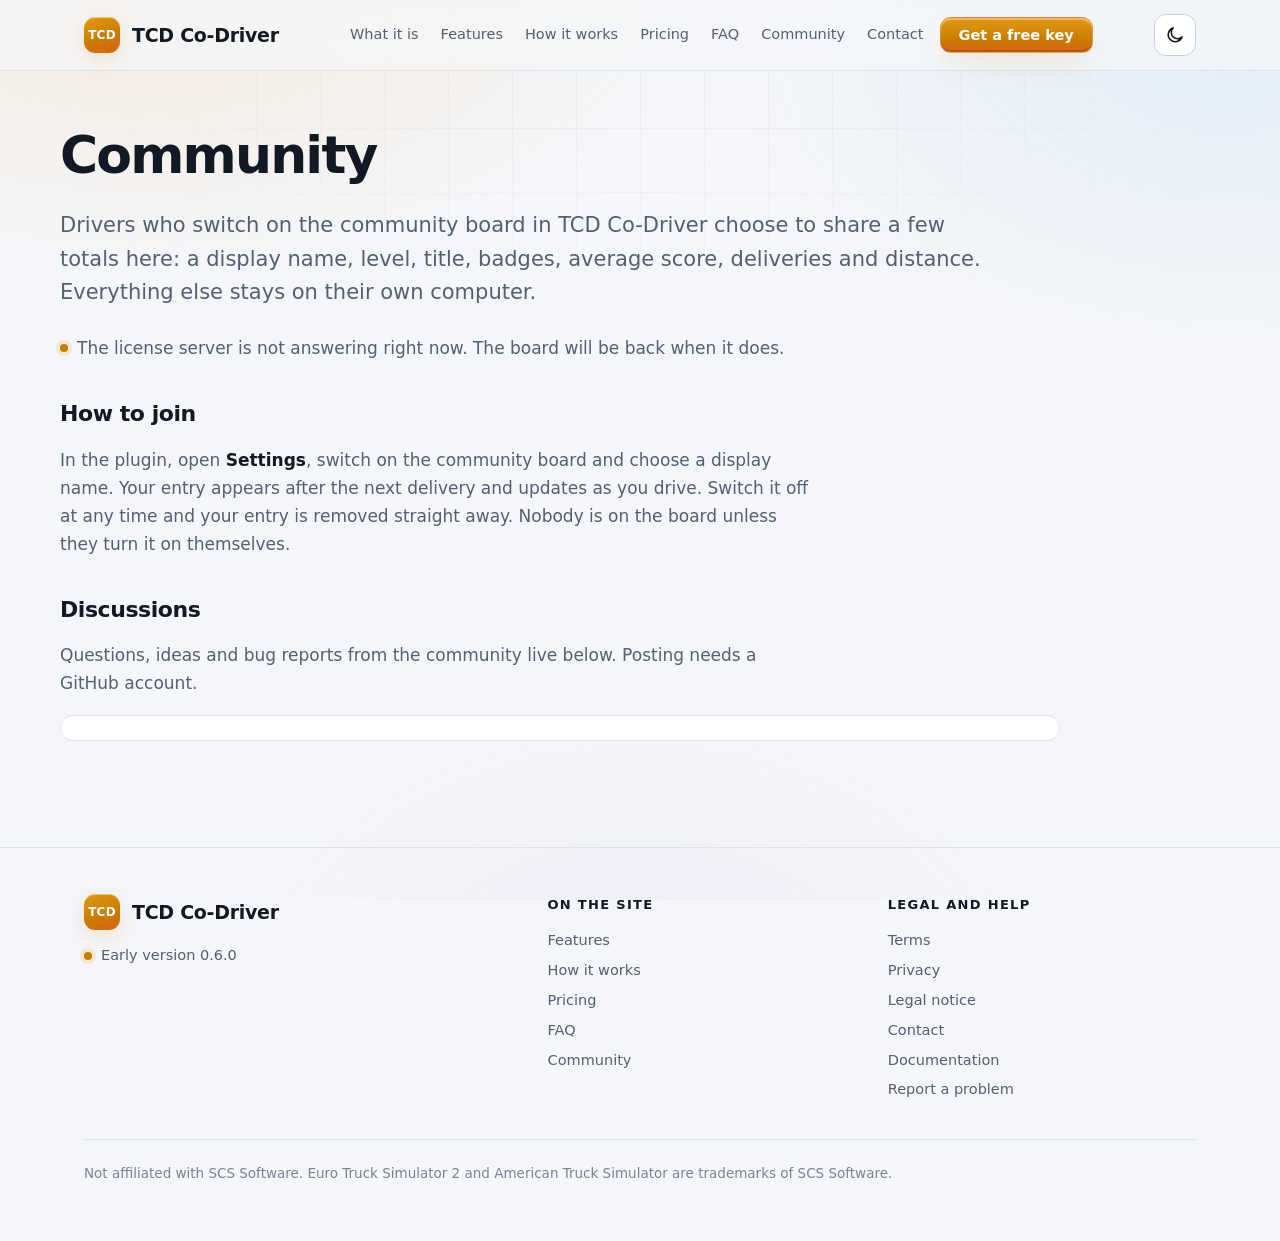
<file: community/index.html>
<!doctype html>
<html lang="en">
<head>
<meta charset="utf-8">
<meta name="viewport" content="width=device-width,initial-scale=1">
<base href="../">
<meta http-equiv="Content-Security-Policy" content="default-src 'none'; img-src 'self' data: https://avatars.githubusercontent.com; style-src 'self' 'unsafe-inline'; script-src 'unsafe-inline' https://giscus.app; base-uri 'self'; form-action 'none'; connect-src 'self' https://unhistorical-subglobular-marhta.ngrok-free.dev; frame-src https://giscus.app">
<meta name="referrer" content="no-referrer">
<title>Community - TCD Co-Driver</title>
<meta name="description" content="Community for TCD Co-Driver, a co-driver plugin for Euro Truck Simulator 2 and American Truck Simulator.">
<meta name="theme-color" content="#070a0f">
<link rel="icon" href="data:image/svg+xml,%3Csvg xmlns='http://www.w3.org/2000/svg' viewBox='0 0 32 32'%3E%3Crect width='32' height='32' rx='8' fill='%23f5a524'/%3E%3Ctext x='16' y='21' font-family='Arial' font-weight='800' font-size='12' text-anchor='middle' fill='%231a1102'%3ETCD%3C/text%3E%3C/svg%3E">
<script>(function(){var r=document.documentElement,t=null;r.className+=' js';try{t=localStorage.getItem('tcd-theme')}catch(e){}if(t!=='light'&&t!=='dark'){t=window.matchMedia&&window.matchMedia('(prefers-color-scheme: light)').matches?'light':'dark'}r.setAttribute('data-theme',t)})();</script>
<link rel="stylesheet" href="assets/site.css">
</head>
<body>
<svg width="0" height="0" style="position:absolute" aria-hidden="true" focusable="false"><defs>
  <symbol id="i-sun" viewBox="0 0 24 24"><circle cx="12" cy="12" r="4"/><path d="M12 2.5v2.2M12 19.3v2.2M4.2 4.2l1.6 1.6M18.2 18.2l1.6 1.6M2.5 12h2.2M19.3 12h2.2M4.2 19.8l1.6-1.6M18.2 5.8l1.6-1.6"/></symbol>
  <symbol id="i-menu" viewBox="0 0 24 24"><path d="M4 7h16M4 12h16M4 17h16"/></symbol>
  <symbol id="i-moon" viewBox="0 0 24 24"><path d="M20.5 14.2A8.5 8.5 0 1 1 9.8 3.5a6.8 6.8 0 0 0 10.7 10.7z"/></symbol>
</defs></svg>
<header class="site scrolled">
  <div class="wrap bar">
    <a class="brand" href="index.html"><span class="mark" aria-hidden="true">TCD</span>TCD Co-Driver</a>
    <nav id="nav" aria-label="Main">
      <a href="index.html#about">What it is</a><a href="index.html#features">Features</a><a href="index.html#how">How it works</a><a href="index.html#pricing">Pricing</a><a href="index.html#faq">FAQ</a><a href="community/">Community</a><a href="contact.html">Contact</a>
      <a class="btn small" href="https://unhistorical-subglobular-marhta.ngrok-free.dev/register">Get a free key</a>
      
    </nav>
    <div class="bar-tools"><button class="theme-btn" type="button" aria-label="Switch to light theme" title="Switch between dark and light"><svg class="sun" aria-hidden="true"><use href="#i-sun"/></svg><svg class="moon" aria-hidden="true"><use href="#i-moon"/></svg></button><button class="menu-btn" type="button" aria-label="Menu" aria-expanded="false" aria-controls="nav"><svg aria-hidden="true"><use href="#i-menu"/></svg></button></div>
  </div>
</header>
<main class="page wrap">
<h1>Community</h1>
<div class="doc community-doc">
  <p class="lede">Drivers who switch on the community board in TCD Co-Driver choose to share a few totals here: a display name, level, title, badges, average score, deliveries and distance. Everything else stays on their own computer.</p>
  <div id="boardStatus" class="status"><span class="dot" aria-hidden="true"></span><span id="boardStatusText">Loading the board&hellip;</span></div>
  <div id="board" class="board" data-api="https://unhistorical-subglobular-marhta.ngrok-free.dev" hidden>
    <div class="board-scroll">
      <table>
        <thead><tr><th>#</th><th>Driver</th><th>XP</th><th>Badges</th><th>Average</th><th>Deliveries</th><th>Distance</th><th>Clean streak</th><th>Game</th><th>Updated</th></tr></thead>
        <tbody id="boardRows"></tbody>
      </table>
    </div>
    <div class="tools"><button class="btn small ghost" id="boardRefresh" type="button">Refresh the board</button><span class="fine" id="boardFoot"></span></div>
  </div>
  <h2>How to join</h2>
  <p>In the plugin, open <strong>Settings</strong>, switch on the community board and choose a display name. Your entry appears after the next delivery and updates as you drive. Switch it off at any time and your entry is removed straight away. Nobody is on the board unless they turn it on themselves.</p>
  <h2>Discussions</h2>
  
  <p>Questions, ideas and bug reports from the community live below. Posting needs a GitHub account.</p>
  <div class="giscus" id="discussions" data-theme-dark="https://thecodingdad-tisonk.github.io/tcd-codriver/assets/giscus-theme.css" data-theme-light="https://thecodingdad-tisonk.github.io/tcd-codriver/assets/giscus-theme-light.css"><script src="https://giscus.app/client.js" data-repo="TheCodingDad-TisonK/tcd-codriver" data-repo-id="R_kgDOV74CYw" data-category="Announcements" data-category-id="DIC_kwDOV74CY84DMMPS" data-mapping="number" data-term="1" data-reactions-enabled="1" data-emit-metadata="0" data-input-position="top" data-theme="https://thecodingdad-tisonk.github.io/tcd-codriver/assets/giscus-theme.css" data-lang="en" crossorigin="anonymous" async></script></div>
  
  
</div>
<script>
(function () {
  'use strict';
  var box = document.getElementById('board');
  var statusBox = document.getElementById('boardStatus');
  var statusText = document.getElementById('boardStatusText');
  var rows = document.getElementById('boardRows');
  var foot = document.getElementById('boardFoot');
  var api = box.getAttribute('data-api');
  function node(tag, cls, text) {
    var n = document.createElement(tag);
    if (cls) n.className = cls;
    if (text !== undefined && text !== null) n.textContent = String(text);
    return n;
  }
  function say(text, bad) {
    statusText.textContent = text;
    statusBox.querySelector('.dot').style.background = bad ? 'var(--accent)' : 'var(--good)';
  }
  function num(v) { return typeof v === 'number' ? v.toLocaleString() : '\u2014'; }
  function show(data) {
    while (rows.firstChild) rows.removeChild(rows.firstChild);
    (data.entries || []).forEach(function (e) {
      var tr = node('tr');
      var name = node('td', 'name', e.name);
      name.appendChild(node('small', '', e.title || ''));
      tr.appendChild(node('td', 'num rank', e.rank));
      tr.appendChild(name);
      tr.appendChild(node('td', 'num', num(e.xp)));
      tr.appendChild(node('td', 'num', e.badges + '/' + e.badgesTotal));
      tr.appendChild(node('td', 'num', e.avgScore === null ? '\u2014' : e.avgScore));
      tr.appendChild(node('td', 'num', num(e.deliveries)));
      tr.appendChild(node('td', 'num', num(e.km) + ' km'));
      tr.appendChild(node('td', 'num', num(e.cleanStreak)));
      tr.appendChild(node('td', '', String(e.game || '').toUpperCase()));
      tr.appendChild(node('td', 'num', e.updated || ''));
      rows.appendChild(tr);
    });
    foot.textContent = (data.count || 0) + ' driver' + (data.count === 1 ? '' : 's') + ' on the board';
    box.hidden = false;
    say('Board loaded', false);
  }
  function fail() {
    box.hidden = true;
    say('The license server is not answering right now. The board will be back when it does.', true);
  }
  function load() {
    say('Loading the board\u2026', false);
    fetch(api + '/api/community/board', { headers: { 'ngrok-skip-browser-warning': '1' }, cache: 'no-store' })
      .then(function (r) { return r.ok ? r.json() : Promise.reject(new Error(String(r.status))); })
      .then(function (d) { if (d && d.ok) show(d); else fail(); })
      .catch(fail);
  }
  document.getElementById('boardRefresh').addEventListener('click', load);
  load();
})();
</script>

<script>
(function () {
  'use strict';
  var host = document.getElementById('discussions');
  if (!host) return;
  function theme() { return document.documentElement.getAttribute('data-theme') === 'light' ? host.getAttribute('data-theme-light') : host.getAttribute('data-theme-dark'); }
  function send() {
    var frame = host.querySelector('iframe.giscus-frame');
    if (!frame || !frame.contentWindow) return;
    frame.contentWindow.postMessage({ giscus: { setConfig: { theme: theme() } } }, 'https://giscus.app');
  }
  if (window.MutationObserver) {
    new MutationObserver(send).observe(document.documentElement, { attributes: true, attributeFilter: ['data-theme'] });
  }
  window.addEventListener('load', function () { window.setTimeout(send, 800); });
})();
</script>


</main>
<footer>
  <div class="wrap">
    <div class="foot">
      <div>
        <a class="brand" href="index.html" style="margin-bottom:14px"><span class="mark" aria-hidden="true">TCD</span>TCD Co-Driver</a>
        <p><span class="status"><span class="dot" aria-hidden="true"></span>Early version 0.6.0</span></p>
      </div>
      <div>
        <b>On the site</b>
        <a href="index.html#features">Features</a><a href="index.html#how">How it works</a><a href="index.html#pricing">Pricing</a><a href="index.html#faq">FAQ</a><a href="community/">Community</a>
      </div>
      <div>
        <b>Legal and help</b>
        <a href="terms.html">Terms</a><a href="privacy.html">Privacy</a><a href="legal-notice.html">Legal notice</a><a href="contact.html">Contact</a><a href="https://github.com/TheCodingDad-TisonK/tcd-codriver-docs">Documentation</a><a href="https://github.com/TheCodingDad-TisonK/tcd-codriver/issues">Report a problem</a>
      </div>
    </div>
    <div class="legal-line"><span>Not affiliated with SCS Software. Euro Truck Simulator 2 and American Truck Simulator are trademarks of SCS Software.</span></div>
  </div>
</footer>
<script>
(function () {
  var d = document;
  var btn = d.querySelector('.menu-btn'), nav = d.getElementById('nav');
  if (btn && nav) {
    btn.addEventListener('click', function () { var o = nav.classList.toggle('open'); btn.setAttribute('aria-expanded', o ? 'true' : 'false'); });
    nav.addEventListener('click', function (e) { if (e.target.tagName === 'A') { nav.classList.remove('open'); btn.setAttribute('aria-expanded', 'false'); } });
  }
  // dark or light: the choice is remembered in this browser; without one the page follows the system setting
  var tbtn = d.querySelector('.theme-btn'), meta = d.querySelector('meta[name="theme-color"]'), root = d.documentElement, saved = false;
  try { saved = !!localStorage.getItem('tcd-theme'); } catch (e) { saved = false; }
  function paintTheme(t) {
    root.setAttribute('data-theme', t);
    if (meta) meta.setAttribute('content', t === 'light' ? '#f5f6f9' : '#070a0f');
    if (tbtn) tbtn.setAttribute('aria-label', t === 'light' ? 'Switch to dark theme' : 'Switch to light theme');
  }
  paintTheme(root.getAttribute('data-theme') === 'light' ? 'light' : 'dark');
  if (tbtn) {
    tbtn.addEventListener('click', function () {
      var next = root.getAttribute('data-theme') === 'light' ? 'dark' : 'light';
      root.classList.add('theming'); tbtn.classList.remove('spin'); void tbtn.offsetWidth; tbtn.classList.add('spin');
      paintTheme(next);
      try { localStorage.setItem('tcd-theme', next); saved = true; } catch (e) { saved = false; }
      window.setTimeout(function () { root.classList.remove('theming'); }, 450);
    });
  }
  if (window.matchMedia) {
    var mq = window.matchMedia('(prefers-color-scheme: light)');
    var follow = function (e) { if (!saved) paintTheme(e.matches ? 'light' : 'dark'); };
    if (mq.addEventListener) mq.addEventListener('change', follow); else if (mq.addListener) mq.addListener(follow);
  }
})();
</script>
</body>
</html>
</file>
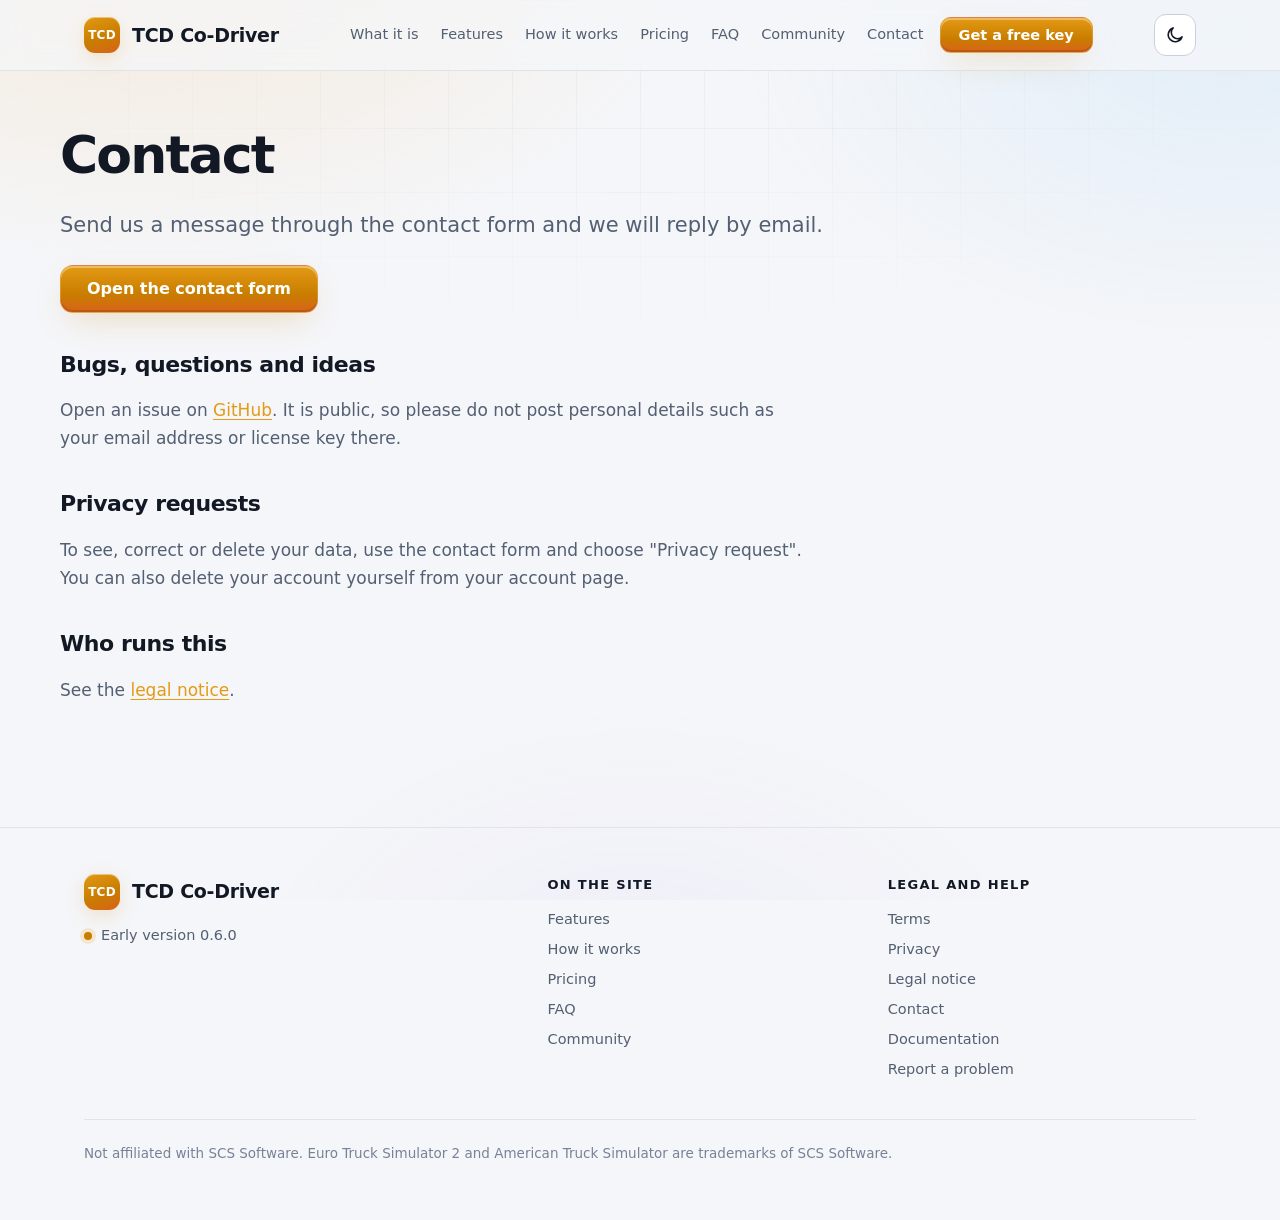
<file: contact.html>
<!doctype html>
<html lang="en">
<head>
<meta charset="utf-8">
<meta name="viewport" content="width=device-width,initial-scale=1">

<meta http-equiv="Content-Security-Policy" content="default-src 'none'; img-src 'self' data:; style-src 'self' 'unsafe-inline'; script-src 'unsafe-inline'; base-uri 'none'; form-action 'none'; connect-src 'none'; frame-src 'none'">
<meta name="referrer" content="no-referrer">
<title>Contact - TCD Co-Driver</title>
<meta name="description" content="Contact for TCD Co-Driver, a co-driver plugin for Euro Truck Simulator 2 and American Truck Simulator.">
<meta name="theme-color" content="#070a0f">
<link rel="icon" href="data:image/svg+xml,%3Csvg xmlns='http://www.w3.org/2000/svg' viewBox='0 0 32 32'%3E%3Crect width='32' height='32' rx='8' fill='%23f5a524'/%3E%3Ctext x='16' y='21' font-family='Arial' font-weight='800' font-size='12' text-anchor='middle' fill='%231a1102'%3ETCD%3C/text%3E%3C/svg%3E">
<script>(function(){var r=document.documentElement,t=null;r.className+=' js';try{t=localStorage.getItem('tcd-theme')}catch(e){}if(t!=='light'&&t!=='dark'){t=window.matchMedia&&window.matchMedia('(prefers-color-scheme: light)').matches?'light':'dark'}r.setAttribute('data-theme',t)})();</script>
<link rel="stylesheet" href="assets/site.css?v=fc1772e9">
</head>
<body>
<svg width="0" height="0" style="position:absolute" aria-hidden="true" focusable="false"><defs>
  <symbol id="i-sun" viewBox="0 0 24 24"><circle cx="12" cy="12" r="4"/><path d="M12 2.5v2.2M12 19.3v2.2M4.2 4.2l1.6 1.6M18.2 18.2l1.6 1.6M2.5 12h2.2M19.3 12h2.2M4.2 19.8l1.6-1.6M18.2 5.8l1.6-1.6"/></symbol>
  <symbol id="i-menu" viewBox="0 0 24 24"><path d="M4 7h16M4 12h16M4 17h16"/></symbol>
  <symbol id="i-moon" viewBox="0 0 24 24"><path d="M20.5 14.2A8.5 8.5 0 1 1 9.8 3.5a6.8 6.8 0 0 0 10.7 10.7z"/></symbol>
</defs></svg>
<header class="site scrolled">
  <div class="wrap bar">
    <a class="brand" href="index.html"><span class="mark" aria-hidden="true">TCD</span>TCD Co-Driver</a>
    <nav id="nav" aria-label="Main">
      <a href="index.html#about">What it is</a><a href="index.html#features">Features</a><a href="index.html#how">How it works</a><a href="index.html#pricing">Pricing</a><a href="index.html#faq">FAQ</a><a href="community/">Community</a><a href="contact.html">Contact</a>
      <a class="btn small" href="https://unhistorical-subglobular-marhta.ngrok-free.dev/register">Get a free key</a>
      
    </nav>
    <div class="bar-tools"><button class="theme-btn" type="button" aria-label="Switch to light theme" title="Switch between dark and light"><svg class="sun" aria-hidden="true"><use href="#i-sun"/></svg><svg class="moon" aria-hidden="true"><use href="#i-moon"/></svg></button><button class="menu-btn" type="button" aria-label="Menu" aria-expanded="false" aria-controls="nav"><svg aria-hidden="true"><use href="#i-menu"/></svg></button></div>
  </div>
</header>
<main class="page wrap">
<h1>Contact</h1>
<div class="doc"><p class="lede">Send us a message through the contact form and we will reply by email.</p><p><a class="btn" href="https://unhistorical-subglobular-marhta.ngrok-free.dev/contact">Open the contact form</a></p><h2>Bugs, questions and ideas</h2><p>Open an issue on <a href="https://github.com/TheCodingDad-TisonK/tcd-codriver/issues">GitHub</a>. It is public, so please do not post personal details such as your email address or license key there.</p><h2>Privacy requests</h2><p>To see, correct or delete your data, use the contact form and choose "Privacy request". You can also delete your account yourself from your account page.</p><h2>Who runs this</h2><p>See the <a href="legal-notice.html">legal notice</a>.</p></div>
</main>
<footer>
  <div class="wrap">
    <div class="foot">
      <div>
        <a class="brand" href="index.html" style="margin-bottom:14px"><span class="mark" aria-hidden="true">TCD</span>TCD Co-Driver</a>
        <p><span class="status"><span class="dot" aria-hidden="true"></span>Early version 0.6.0</span></p>
      </div>
      <div>
        <b>On the site</b>
        <a href="index.html#features">Features</a><a href="index.html#how">How it works</a><a href="index.html#pricing">Pricing</a><a href="index.html#faq">FAQ</a><a href="community/">Community</a>
      </div>
      <div>
        <b>Legal and help</b>
        <a href="terms.html">Terms</a><a href="privacy.html">Privacy</a><a href="legal-notice.html">Legal notice</a><a href="contact.html">Contact</a><a href="https://github.com/TheCodingDad-TisonK/tcd-codriver-docs">Documentation</a><a href="https://github.com/TheCodingDad-TisonK/tcd-codriver/issues">Report a problem</a>
      </div>
    </div>
    <div class="legal-line"><span>Not affiliated with SCS Software. Euro Truck Simulator 2 and American Truck Simulator are trademarks of SCS Software.</span></div>
  </div>
</footer>
<script>
(function () {
  var d = document;
  var btn = d.querySelector('.menu-btn'), nav = d.getElementById('nav');
  if (btn && nav) {
    btn.addEventListener('click', function () { var o = nav.classList.toggle('open'); btn.setAttribute('aria-expanded', o ? 'true' : 'false'); });
    nav.addEventListener('click', function (e) { if (e.target.tagName === 'A') { nav.classList.remove('open'); btn.setAttribute('aria-expanded', 'false'); } });
  }
  // dark or light: the choice is remembered in this browser; without one the page follows the system setting
  var tbtn = d.querySelector('.theme-btn'), meta = d.querySelector('meta[name="theme-color"]'), root = d.documentElement, saved = false;
  try { saved = !!localStorage.getItem('tcd-theme'); } catch (e) { saved = false; }
  function paintTheme(t) {
    root.setAttribute('data-theme', t);
    if (meta) meta.setAttribute('content', t === 'light' ? '#f5f6f9' : '#070a0f');
    if (tbtn) tbtn.setAttribute('aria-label', t === 'light' ? 'Switch to dark theme' : 'Switch to light theme');
  }
  paintTheme(root.getAttribute('data-theme') === 'light' ? 'light' : 'dark');
  if (tbtn) {
    tbtn.addEventListener('click', function () {
      var next = root.getAttribute('data-theme') === 'light' ? 'dark' : 'light';
      root.classList.add('theming'); tbtn.classList.remove('spin'); void tbtn.offsetWidth; tbtn.classList.add('spin');
      paintTheme(next);
      try { localStorage.setItem('tcd-theme', next); saved = true; } catch (e) { saved = false; }
      window.setTimeout(function () { root.classList.remove('theming'); }, 450);
    });
  }
  if (window.matchMedia) {
    var mq = window.matchMedia('(prefers-color-scheme: light)');
    var follow = function (e) { if (!saved) paintTheme(e.matches ? 'light' : 'dark'); };
    if (mq.addEventListener) mq.addEventListener('change', follow); else if (mq.addListener) mq.addListener(follow);
  }
})();
</script>
</body>
</html>
</file>
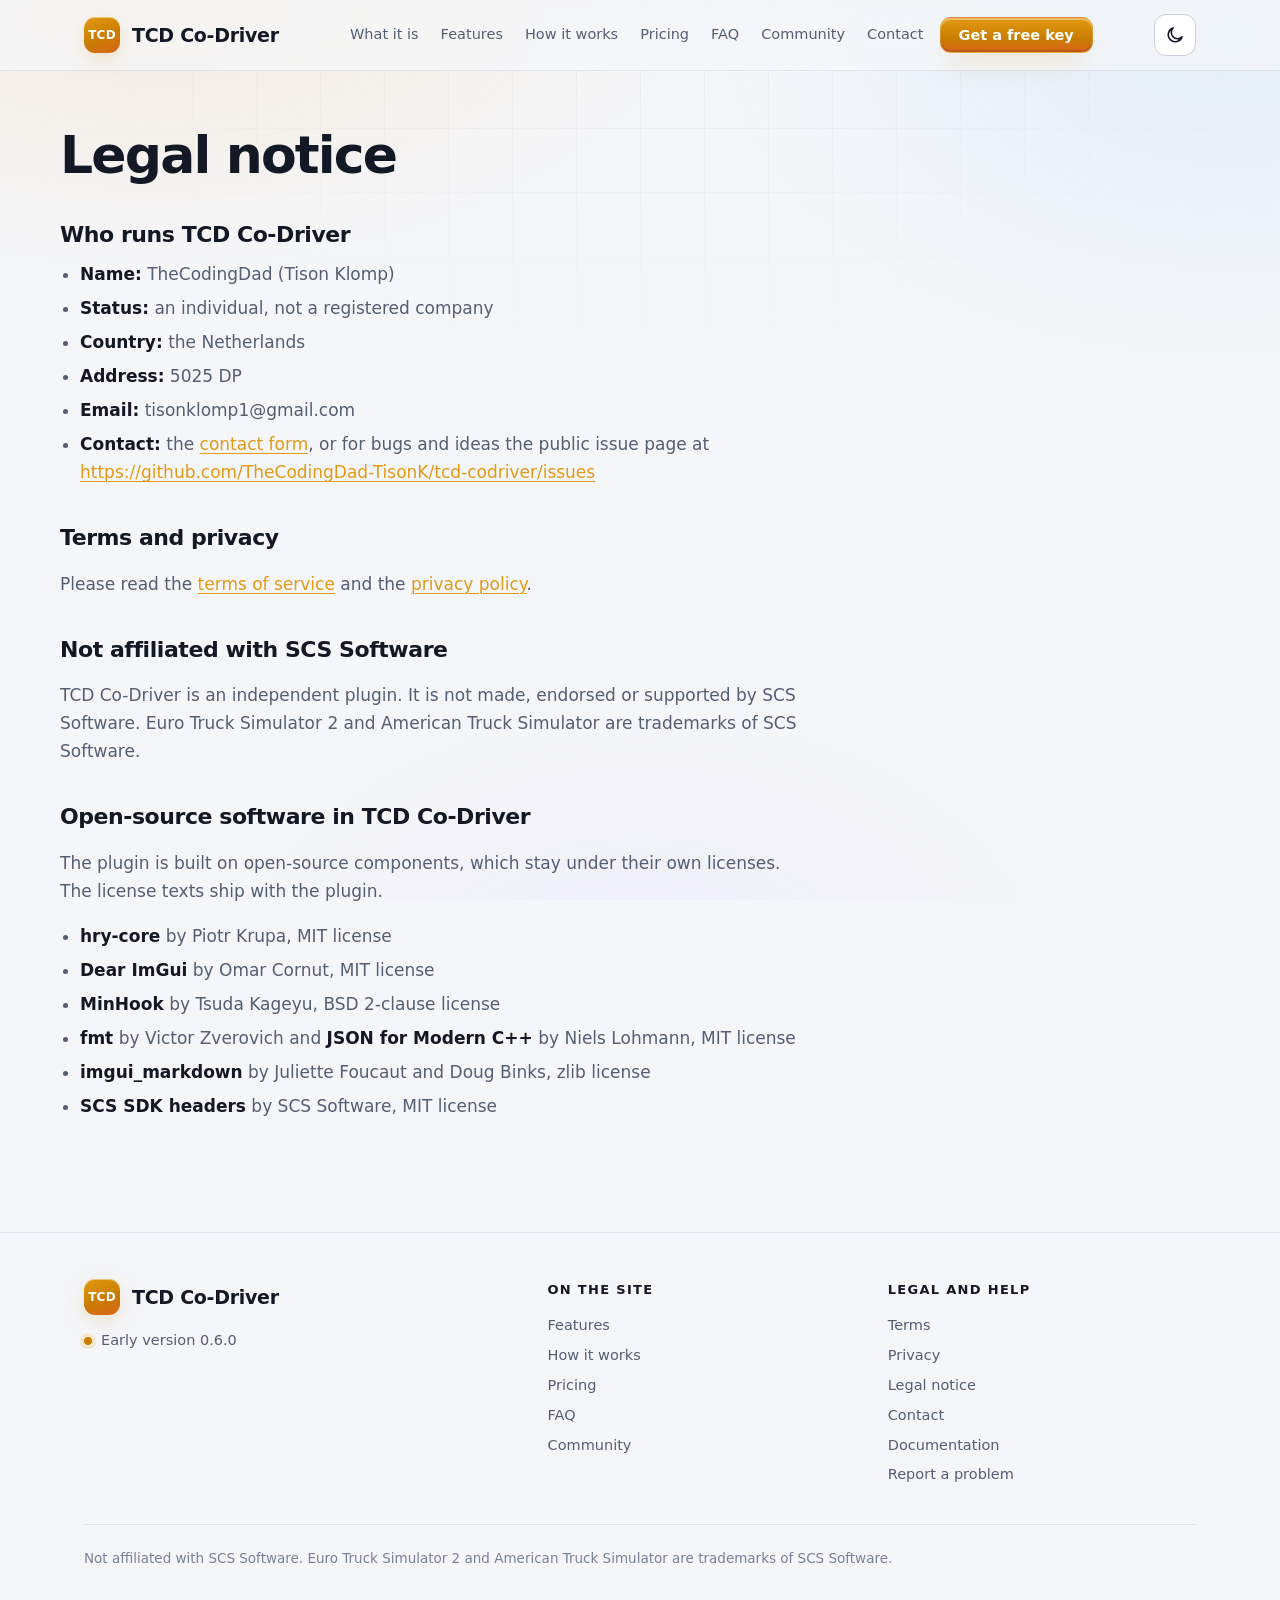
<file: legal-notice.html>
<!doctype html>
<html lang="en">
<head>
<meta charset="utf-8">
<meta name="viewport" content="width=device-width,initial-scale=1">

<meta http-equiv="Content-Security-Policy" content="default-src 'none'; img-src 'self' data:; style-src 'self' 'unsafe-inline'; script-src 'unsafe-inline'; base-uri 'none'; form-action 'none'; connect-src 'none'; frame-src 'none'">
<meta name="referrer" content="no-referrer">
<title>Legal notice - TCD Co-Driver</title>
<meta name="description" content="Legal notice for TCD Co-Driver, a co-driver plugin for Euro Truck Simulator 2 and American Truck Simulator.">
<meta name="theme-color" content="#070a0f">
<link rel="icon" href="data:image/svg+xml,%3Csvg xmlns='http://www.w3.org/2000/svg' viewBox='0 0 32 32'%3E%3Crect width='32' height='32' rx='8' fill='%23f5a524'/%3E%3Ctext x='16' y='21' font-family='Arial' font-weight='800' font-size='12' text-anchor='middle' fill='%231a1102'%3ETCD%3C/text%3E%3C/svg%3E">
<script>(function(){var r=document.documentElement,t=null;r.className+=' js';try{t=localStorage.getItem('tcd-theme')}catch(e){}if(t!=='light'&&t!=='dark'){t=window.matchMedia&&window.matchMedia('(prefers-color-scheme: light)').matches?'light':'dark'}r.setAttribute('data-theme',t)})();</script>
<link rel="stylesheet" href="assets/site.css?v=fc1772e9">
</head>
<body>
<svg width="0" height="0" style="position:absolute" aria-hidden="true" focusable="false"><defs>
  <symbol id="i-sun" viewBox="0 0 24 24"><circle cx="12" cy="12" r="4"/><path d="M12 2.5v2.2M12 19.3v2.2M4.2 4.2l1.6 1.6M18.2 18.2l1.6 1.6M2.5 12h2.2M19.3 12h2.2M4.2 19.8l1.6-1.6M18.2 5.8l1.6-1.6"/></symbol>
  <symbol id="i-menu" viewBox="0 0 24 24"><path d="M4 7h16M4 12h16M4 17h16"/></symbol>
  <symbol id="i-moon" viewBox="0 0 24 24"><path d="M20.5 14.2A8.5 8.5 0 1 1 9.8 3.5a6.8 6.8 0 0 0 10.7 10.7z"/></symbol>
</defs></svg>
<header class="site scrolled">
  <div class="wrap bar">
    <a class="brand" href="index.html"><span class="mark" aria-hidden="true">TCD</span>TCD Co-Driver</a>
    <nav id="nav" aria-label="Main">
      <a href="index.html#about">What it is</a><a href="index.html#features">Features</a><a href="index.html#how">How it works</a><a href="index.html#pricing">Pricing</a><a href="index.html#faq">FAQ</a><a href="community/">Community</a><a href="contact.html">Contact</a>
      <a class="btn small" href="https://unhistorical-subglobular-marhta.ngrok-free.dev/register">Get a free key</a>
      
    </nav>
    <div class="bar-tools"><button class="theme-btn" type="button" aria-label="Switch to light theme" title="Switch between dark and light"><svg class="sun" aria-hidden="true"><use href="#i-sun"/></svg><svg class="moon" aria-hidden="true"><use href="#i-moon"/></svg></button><button class="menu-btn" type="button" aria-label="Menu" aria-expanded="false" aria-controls="nav"><svg aria-hidden="true"><use href="#i-menu"/></svg></button></div>
  </div>
</header>
<main class="page wrap">
<h1>Legal notice</h1>
<div class="doc"><h2>Who runs TCD Co-Driver</h2>
<ul class="plain">
  <li><strong>Name:</strong> TheCodingDad (Tison Klomp)</li>
  <li><strong>Status:</strong> an individual, not a registered company</li>
  <li><strong>Country:</strong> the Netherlands</li>
  <li><strong>Address:</strong> 5025 DP</li>
  
  <li><strong>Email:</strong> tisonklomp1@gmail.com</li>
  <li><strong>Contact:</strong> the <a href="contact.html">contact form</a>, or for bugs and ideas the public issue page at <a href="https://github.com/TheCodingDad-TisonK/tcd-codriver/issues">https://github.com/TheCodingDad-TisonK/tcd-codriver/issues</a></li>
</ul>

<h2>Terms and privacy</h2>
<p>Please read the <a href="terms.html">terms of service</a> and the <a href="privacy.html">privacy policy</a>.</p>

<h2>Not affiliated with SCS Software</h2>
<p>TCD Co-Driver is an independent plugin. It is not made, endorsed or supported by SCS Software. Euro Truck Simulator 2 and American Truck Simulator are trademarks of SCS Software.</p>

<h2>Open-source software in TCD Co-Driver</h2>
<p>The plugin is built on open-source components, which stay under their own licenses. The license texts ship with the plugin.</p>
<ul class="plain">
  <li><strong>hry-core</strong> by Piotr Krupa, MIT license</li>
  <li><strong>Dear ImGui</strong> by Omar Cornut, MIT license</li>
  <li><strong>MinHook</strong> by Tsuda Kageyu, BSD 2-clause license</li>
  <li><strong>fmt</strong> by Victor Zverovich and <strong>JSON for Modern C++</strong> by Niels Lohmann, MIT license</li>
  <li><strong>imgui_markdown</strong> by Juliette Foucaut and Doug Binks, zlib license</li>
  <li><strong>SCS SDK headers</strong> by SCS Software, MIT license</li>
</ul>
</div>
</main>
<footer>
  <div class="wrap">
    <div class="foot">
      <div>
        <a class="brand" href="index.html" style="margin-bottom:14px"><span class="mark" aria-hidden="true">TCD</span>TCD Co-Driver</a>
        <p><span class="status"><span class="dot" aria-hidden="true"></span>Early version 0.6.0</span></p>
      </div>
      <div>
        <b>On the site</b>
        <a href="index.html#features">Features</a><a href="index.html#how">How it works</a><a href="index.html#pricing">Pricing</a><a href="index.html#faq">FAQ</a><a href="community/">Community</a>
      </div>
      <div>
        <b>Legal and help</b>
        <a href="terms.html">Terms</a><a href="privacy.html">Privacy</a><a href="legal-notice.html">Legal notice</a><a href="contact.html">Contact</a><a href="https://github.com/TheCodingDad-TisonK/tcd-codriver-docs">Documentation</a><a href="https://github.com/TheCodingDad-TisonK/tcd-codriver/issues">Report a problem</a>
      </div>
    </div>
    <div class="legal-line"><span>Not affiliated with SCS Software. Euro Truck Simulator 2 and American Truck Simulator are trademarks of SCS Software.</span></div>
  </div>
</footer>
<script>
(function () {
  var d = document;
  var btn = d.querySelector('.menu-btn'), nav = d.getElementById('nav');
  if (btn && nav) {
    btn.addEventListener('click', function () { var o = nav.classList.toggle('open'); btn.setAttribute('aria-expanded', o ? 'true' : 'false'); });
    nav.addEventListener('click', function (e) { if (e.target.tagName === 'A') { nav.classList.remove('open'); btn.setAttribute('aria-expanded', 'false'); } });
  }
  // dark or light: the choice is remembered in this browser; without one the page follows the system setting
  var tbtn = d.querySelector('.theme-btn'), meta = d.querySelector('meta[name="theme-color"]'), root = d.documentElement, saved = false;
  try { saved = !!localStorage.getItem('tcd-theme'); } catch (e) { saved = false; }
  function paintTheme(t) {
    root.setAttribute('data-theme', t);
    if (meta) meta.setAttribute('content', t === 'light' ? '#f5f6f9' : '#070a0f');
    if (tbtn) tbtn.setAttribute('aria-label', t === 'light' ? 'Switch to dark theme' : 'Switch to light theme');
  }
  paintTheme(root.getAttribute('data-theme') === 'light' ? 'light' : 'dark');
  if (tbtn) {
    tbtn.addEventListener('click', function () {
      var next = root.getAttribute('data-theme') === 'light' ? 'dark' : 'light';
      root.classList.add('theming'); tbtn.classList.remove('spin'); void tbtn.offsetWidth; tbtn.classList.add('spin');
      paintTheme(next);
      try { localStorage.setItem('tcd-theme', next); saved = true; } catch (e) { saved = false; }
      window.setTimeout(function () { root.classList.remove('theming'); }, 450);
    });
  }
  if (window.matchMedia) {
    var mq = window.matchMedia('(prefers-color-scheme: light)');
    var follow = function (e) { if (!saved) paintTheme(e.matches ? 'light' : 'dark'); };
    if (mq.addEventListener) mq.addEventListener('change', follow); else if (mq.addListener) mq.addListener(follow);
  }
})();
</script>
</body>
</html>
</file>
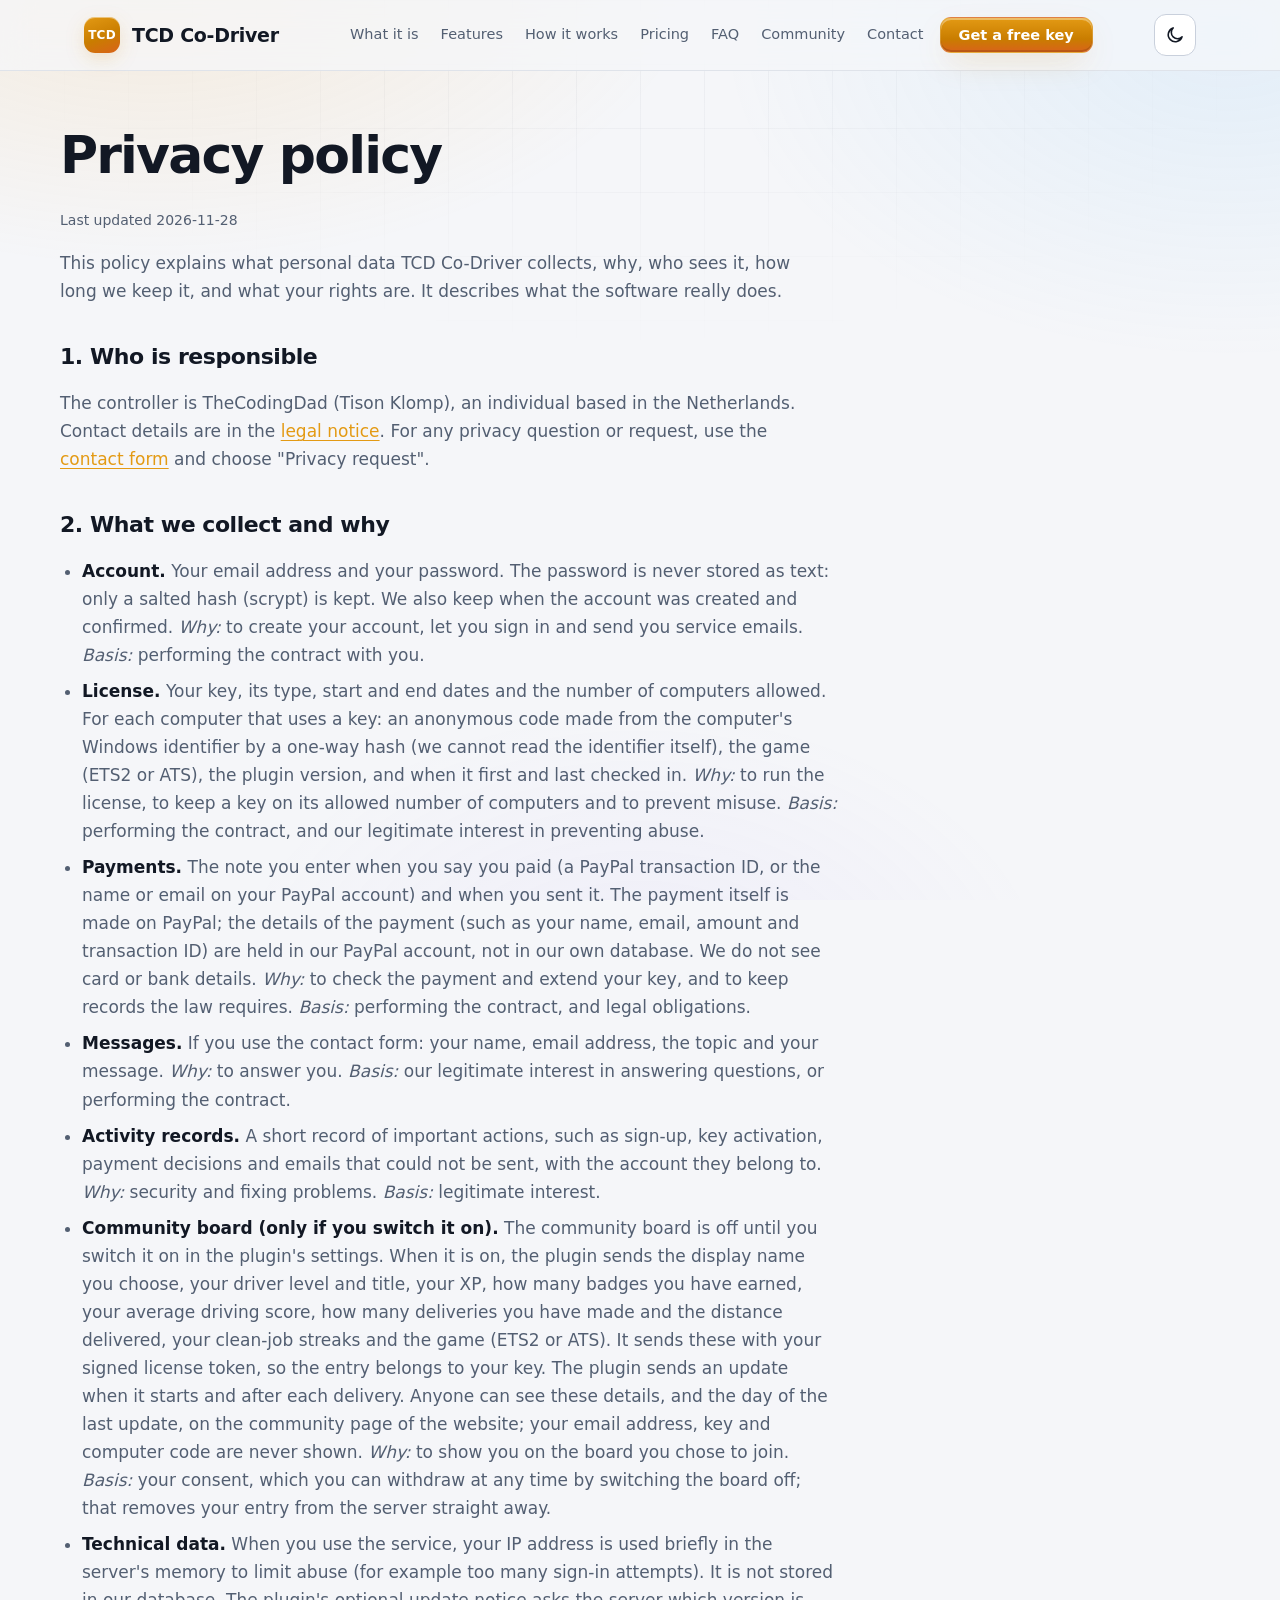
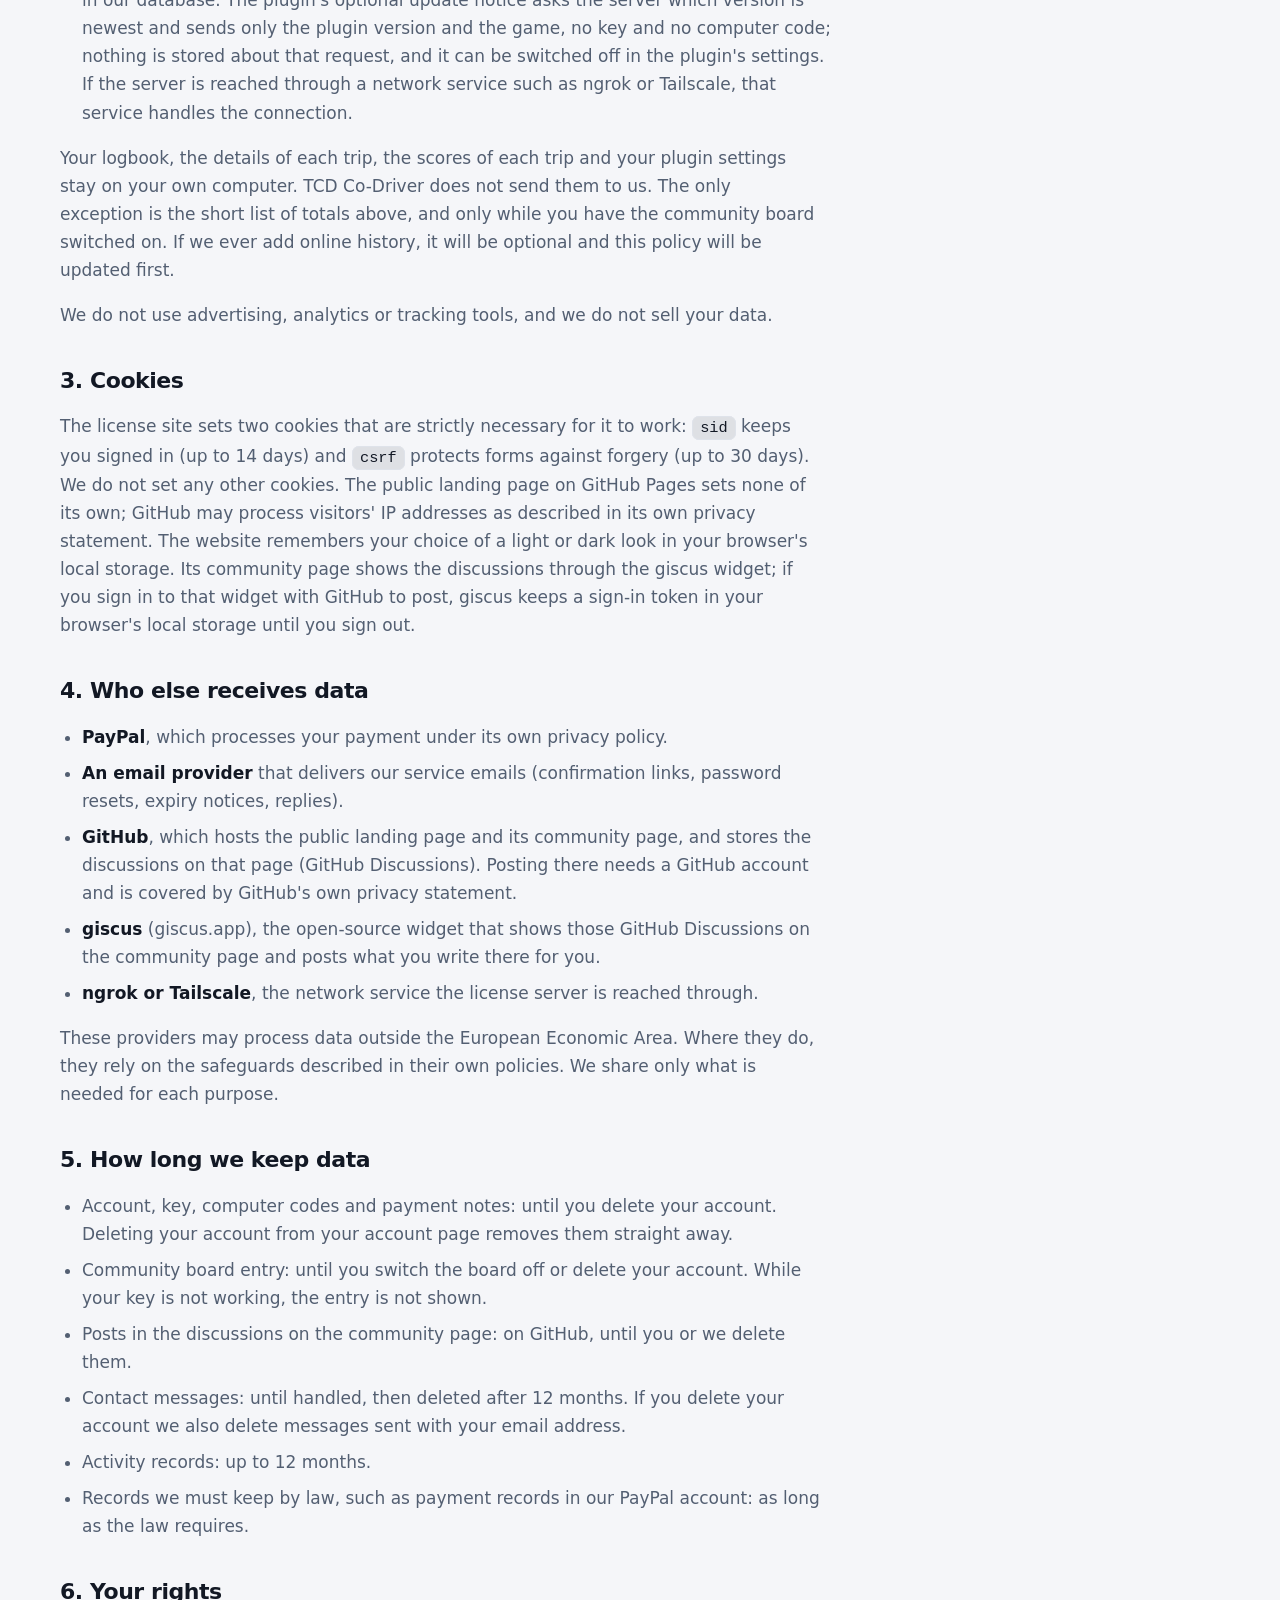
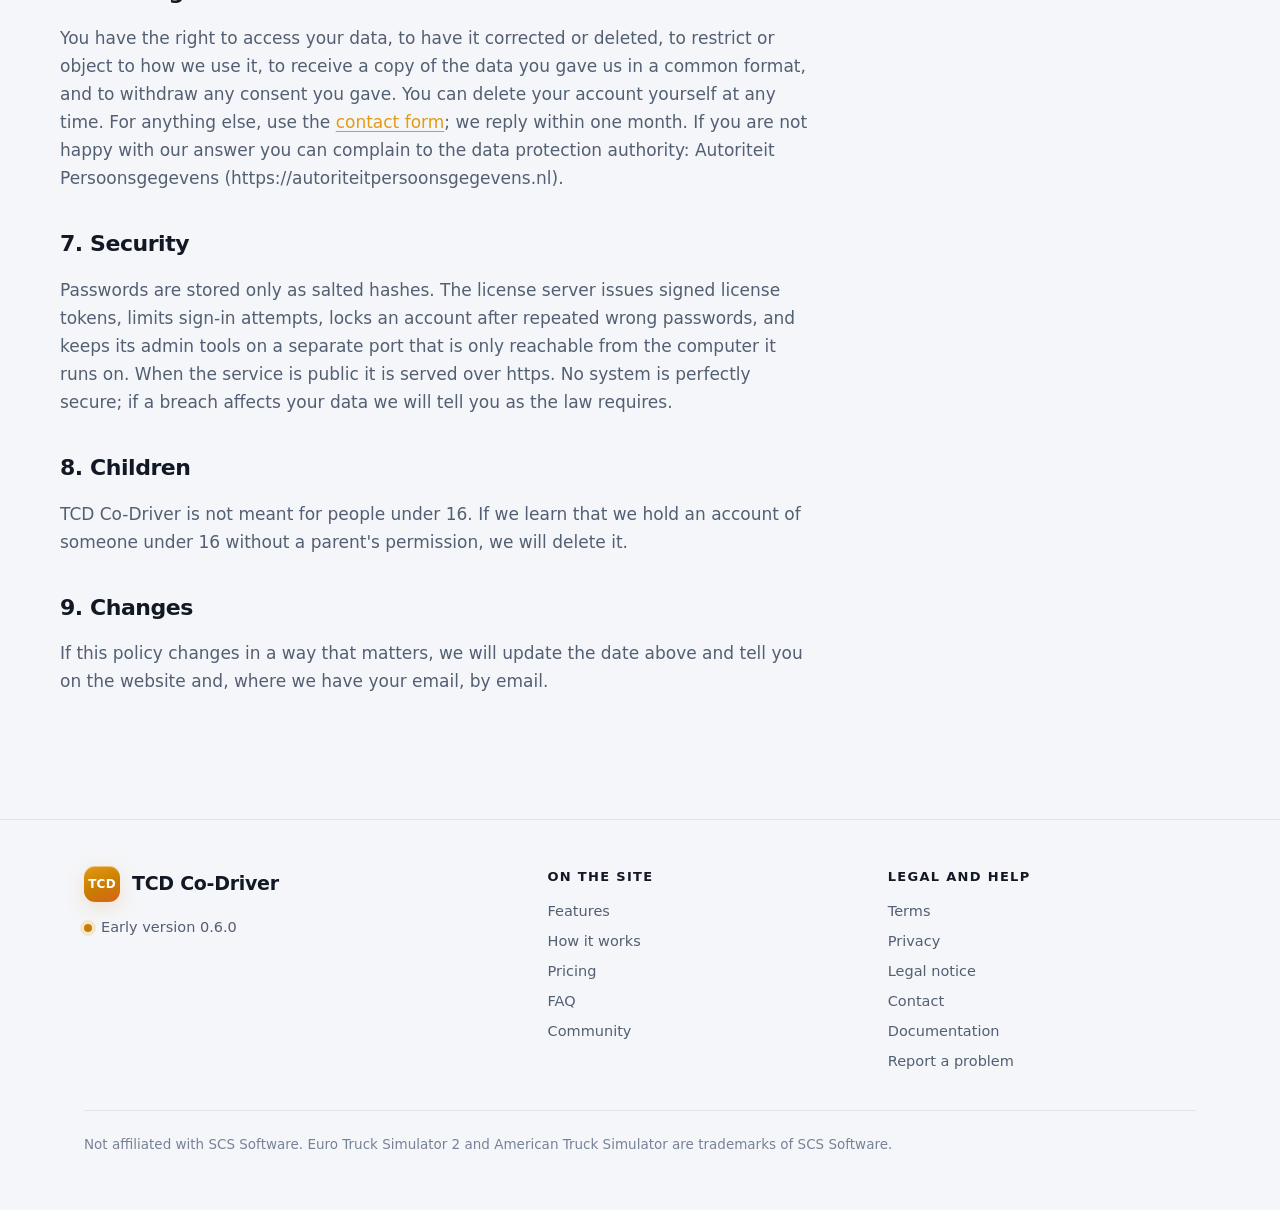
<file: privacy.html>
<!doctype html>
<html lang="en">
<head>
<meta charset="utf-8">
<meta name="viewport" content="width=device-width,initial-scale=1">

<meta http-equiv="Content-Security-Policy" content="default-src 'none'; img-src 'self' data:; style-src 'self' 'unsafe-inline'; script-src 'unsafe-inline'; base-uri 'none'; form-action 'none'; connect-src 'none'; frame-src 'none'">
<meta name="referrer" content="no-referrer">
<title>Privacy policy - TCD Co-Driver</title>
<meta name="description" content="Privacy policy for TCD Co-Driver, a co-driver plugin for Euro Truck Simulator 2 and American Truck Simulator.">
<meta name="theme-color" content="#070a0f">
<link rel="icon" href="data:image/svg+xml,%3Csvg xmlns='http://www.w3.org/2000/svg' viewBox='0 0 32 32'%3E%3Crect width='32' height='32' rx='8' fill='%23f5a524'/%3E%3Ctext x='16' y='21' font-family='Arial' font-weight='800' font-size='12' text-anchor='middle' fill='%231a1102'%3ETCD%3C/text%3E%3C/svg%3E">
<script>(function(){var r=document.documentElement,t=null;r.className+=' js';try{t=localStorage.getItem('tcd-theme')}catch(e){}if(t!=='light'&&t!=='dark'){t=window.matchMedia&&window.matchMedia('(prefers-color-scheme: light)').matches?'light':'dark'}r.setAttribute('data-theme',t)})();</script>
<link rel="stylesheet" href="assets/site.css?v=fc1772e9">
</head>
<body>
<svg width="0" height="0" style="position:absolute" aria-hidden="true" focusable="false"><defs>
  <symbol id="i-sun" viewBox="0 0 24 24"><circle cx="12" cy="12" r="4"/><path d="M12 2.5v2.2M12 19.3v2.2M4.2 4.2l1.6 1.6M18.2 18.2l1.6 1.6M2.5 12h2.2M19.3 12h2.2M4.2 19.8l1.6-1.6M18.2 5.8l1.6-1.6"/></symbol>
  <symbol id="i-menu" viewBox="0 0 24 24"><path d="M4 7h16M4 12h16M4 17h16"/></symbol>
  <symbol id="i-moon" viewBox="0 0 24 24"><path d="M20.5 14.2A8.5 8.5 0 1 1 9.8 3.5a6.8 6.8 0 0 0 10.7 10.7z"/></symbol>
</defs></svg>
<header class="site scrolled">
  <div class="wrap bar">
    <a class="brand" href="index.html"><span class="mark" aria-hidden="true">TCD</span>TCD Co-Driver</a>
    <nav id="nav" aria-label="Main">
      <a href="index.html#about">What it is</a><a href="index.html#features">Features</a><a href="index.html#how">How it works</a><a href="index.html#pricing">Pricing</a><a href="index.html#faq">FAQ</a><a href="community/">Community</a><a href="contact.html">Contact</a>
      <a class="btn small" href="https://unhistorical-subglobular-marhta.ngrok-free.dev/register">Get a free key</a>
      
    </nav>
    <div class="bar-tools"><button class="theme-btn" type="button" aria-label="Switch to light theme" title="Switch between dark and light"><svg class="sun" aria-hidden="true"><use href="#i-sun"/></svg><svg class="moon" aria-hidden="true"><use href="#i-moon"/></svg></button><button class="menu-btn" type="button" aria-label="Menu" aria-expanded="false" aria-controls="nav"><svg aria-hidden="true"><use href="#i-menu"/></svg></button></div>
  </div>
</header>
<main class="page wrap">
<h1>Privacy policy</h1>
<div class="doc"><p class="muted">Last updated 2026-11-28</p>
<p>This policy explains what personal data TCD Co-Driver collects, why, who sees it, how long we keep it, and what your rights are. It describes what the software really does.</p>

<h2>1. Who is responsible</h2>
<p>The controller is TheCodingDad (Tison Klomp), an individual based in the Netherlands. Contact details are in the <a href="legal-notice.html">legal notice</a>. For any privacy question or request, use the <a href="contact.html">contact form</a> and choose "Privacy request".</p>

<h2>2. What we collect and why</h2>
<ul>
  <li><strong>Account.</strong> Your email address and your password. The password is never stored as text: only a salted hash (scrypt) is kept. We also keep when the account was created and confirmed. <em>Why:</em> to create your account, let you sign in and send you service emails. <em>Basis:</em> performing the contract with you.</li>
  <li><strong>License.</strong> Your key, its type, start and end dates and the number of computers allowed. For each computer that uses a key: an anonymous code made from the computer's Windows identifier by a one-way hash (we cannot read the identifier itself), the game (ETS2 or ATS), the plugin version, and when it first and last checked in. <em>Why:</em> to run the license, to keep a key on its allowed number of computers and to prevent misuse. <em>Basis:</em> performing the contract, and our legitimate interest in preventing abuse.</li>
  <li><strong>Payments.</strong> The note you enter when you say you paid (a PayPal transaction ID, or the name or email on your PayPal account) and when you sent it. The payment itself is made on PayPal; the details of the payment (such as your name, email, amount and transaction ID) are held in our PayPal account, not in our own database. We do not see card or bank details. <em>Why:</em> to check the payment and extend your key, and to keep records the law requires. <em>Basis:</em> performing the contract, and legal obligations.</li>
  <li><strong>Messages.</strong> If you use the contact form: your name, email address, the topic and your message. <em>Why:</em> to answer you. <em>Basis:</em> our legitimate interest in answering questions, or performing the contract.</li>
  <li><strong>Activity records.</strong> A short record of important actions, such as sign-up, key activation, payment decisions and emails that could not be sent, with the account they belong to. <em>Why:</em> security and fixing problems. <em>Basis:</em> legitimate interest.</li>
  <li><strong>Community board (only if you switch it on).</strong> The community board is off until you switch it on in the plugin's settings. When it is on, the plugin sends the display name you choose, your driver level and title, your XP, how many badges you have earned, your average driving score, how many deliveries you have made and the distance delivered, your clean-job streaks and the game (ETS2 or ATS). It sends these with your signed license token, so the entry belongs to your key. The plugin sends an update when it starts and after each delivery. Anyone can see these details, and the day of the last update, on the community page of the website; your email address, key and computer code are never shown. <em>Why:</em> to show you on the board you chose to join. <em>Basis:</em> your consent, which you can withdraw at any time by switching the board off; that removes your entry from the server straight away.</li>
  <li><strong>Technical data.</strong> When you use the service, your IP address is used briefly in the server's memory to limit abuse (for example too many sign-in attempts). It is not stored in our database. The plugin's optional update notice asks the server which version is newest and sends only the plugin version and the game, no key and no computer code; nothing is stored about that request, and it can be switched off in the plugin's settings. If the server is reached through a network service such as ngrok or Tailscale, that service handles the connection.</li>
</ul>
<p>Your logbook, the details of each trip, the scores of each trip and your plugin settings stay on your own computer. TCD Co-Driver does not send them to us. The only exception is the short list of totals above, and only while you have the community board switched on. If we ever add online history, it will be optional and this policy will be updated first.</p>
<p>We do not use advertising, analytics or tracking tools, and we do not sell your data.</p>

<h2>3. Cookies</h2>
<p>The license site sets two cookies that are strictly necessary for it to work: <code>sid</code> keeps you signed in (up to 14 days) and <code>csrf</code> protects forms against forgery (up to 30 days). We do not set any other cookies. The public landing page on GitHub Pages sets none of its own; GitHub may process visitors' IP addresses as described in its own privacy statement. The website remembers your choice of a light or dark look in your browser's local storage. Its community page shows the discussions through the giscus widget; if you sign in to that widget with GitHub to post, giscus keeps a sign-in token in your browser's local storage until you sign out.</p>

<h2>4. Who else receives data</h2>
<ul>
  <li><strong>PayPal</strong>, which processes your payment under its own privacy policy.</li>
  <li><strong>An email provider</strong> that delivers our service emails (confirmation links, password resets, expiry notices, replies).</li>
  <li><strong>GitHub</strong>, which hosts the public landing page and its community page, and stores the discussions on that page (GitHub Discussions). Posting there needs a GitHub account and is covered by GitHub's own privacy statement.</li>
  <li><strong>giscus</strong> (giscus.app), the open-source widget that shows those GitHub Discussions on the community page and posts what you write there for you.</li>
  <li><strong>ngrok or Tailscale</strong>, the network service the license server is reached through.</li>
</ul>
<p>These providers may process data outside the European Economic Area. Where they do, they rely on the safeguards described in their own policies. We share only what is needed for each purpose.</p>

<h2>5. How long we keep data</h2>
<ul>
  <li>Account, key, computer codes and payment notes: until you delete your account. Deleting your account from your account page removes them straight away.</li>
  <li>Community board entry: until you switch the board off or delete your account. While your key is not working, the entry is not shown.</li>
  <li>Posts in the discussions on the community page: on GitHub, until you or we delete them.</li>
  <li>Contact messages: until handled, then deleted after 12 months. If you delete your account we also delete messages sent with your email address.</li>
  <li>Activity records: up to 12 months.</li>
  <li>Records we must keep by law, such as payment records in our PayPal account: as long as the law requires.</li>
</ul>

<h2>6. Your rights</h2>
<p>You have the right to access your data, to have it corrected or deleted, to restrict or object to how we use it, to receive a copy of the data you gave us in a common format, and to withdraw any consent you gave. You can delete your account yourself at any time. For anything else, use the <a href="contact.html">contact form</a>; we reply within one month. If you are not happy with our answer you can complain to the data protection authority: Autoriteit Persoonsgegevens (https://autoriteitpersoonsgegevens.nl).</p>

<h2>7. Security</h2>
<p>Passwords are stored only as salted hashes. The license server issues signed license tokens, limits sign-in attempts, locks an account after repeated wrong passwords, and keeps its admin tools on a separate port that is only reachable from the computer it runs on. When the service is public it is served over https. No system is perfectly secure; if a breach affects your data we will tell you as the law requires.</p>

<h2>8. Children</h2>
<p>TCD Co-Driver is not meant for people under 16. If we learn that we hold an account of someone under 16 without a parent's permission, we will delete it.</p>

<h2>9. Changes</h2>
<p>If this policy changes in a way that matters, we will update the date above and tell you on the website and, where we have your email, by email.</p>
</div>
</main>
<footer>
  <div class="wrap">
    <div class="foot">
      <div>
        <a class="brand" href="index.html" style="margin-bottom:14px"><span class="mark" aria-hidden="true">TCD</span>TCD Co-Driver</a>
        <p><span class="status"><span class="dot" aria-hidden="true"></span>Early version 0.6.0</span></p>
      </div>
      <div>
        <b>On the site</b>
        <a href="index.html#features">Features</a><a href="index.html#how">How it works</a><a href="index.html#pricing">Pricing</a><a href="index.html#faq">FAQ</a><a href="community/">Community</a>
      </div>
      <div>
        <b>Legal and help</b>
        <a href="terms.html">Terms</a><a href="privacy.html">Privacy</a><a href="legal-notice.html">Legal notice</a><a href="contact.html">Contact</a><a href="https://github.com/TheCodingDad-TisonK/tcd-codriver-docs">Documentation</a><a href="https://github.com/TheCodingDad-TisonK/tcd-codriver/issues">Report a problem</a>
      </div>
    </div>
    <div class="legal-line"><span>Not affiliated with SCS Software. Euro Truck Simulator 2 and American Truck Simulator are trademarks of SCS Software.</span></div>
  </div>
</footer>
<script>
(function () {
  var d = document;
  var btn = d.querySelector('.menu-btn'), nav = d.getElementById('nav');
  if (btn && nav) {
    btn.addEventListener('click', function () { var o = nav.classList.toggle('open'); btn.setAttribute('aria-expanded', o ? 'true' : 'false'); });
    nav.addEventListener('click', function (e) { if (e.target.tagName === 'A') { nav.classList.remove('open'); btn.setAttribute('aria-expanded', 'false'); } });
  }
  // dark or light: the choice is remembered in this browser; without one the page follows the system setting
  var tbtn = d.querySelector('.theme-btn'), meta = d.querySelector('meta[name="theme-color"]'), root = d.documentElement, saved = false;
  try { saved = !!localStorage.getItem('tcd-theme'); } catch (e) { saved = false; }
  function paintTheme(t) {
    root.setAttribute('data-theme', t);
    if (meta) meta.setAttribute('content', t === 'light' ? '#f5f6f9' : '#070a0f');
    if (tbtn) tbtn.setAttribute('aria-label', t === 'light' ? 'Switch to dark theme' : 'Switch to light theme');
  }
  paintTheme(root.getAttribute('data-theme') === 'light' ? 'light' : 'dark');
  if (tbtn) {
    tbtn.addEventListener('click', function () {
      var next = root.getAttribute('data-theme') === 'light' ? 'dark' : 'light';
      root.classList.add('theming'); tbtn.classList.remove('spin'); void tbtn.offsetWidth; tbtn.classList.add('spin');
      paintTheme(next);
      try { localStorage.setItem('tcd-theme', next); saved = true; } catch (e) { saved = false; }
      window.setTimeout(function () { root.classList.remove('theming'); }, 450);
    });
  }
  if (window.matchMedia) {
    var mq = window.matchMedia('(prefers-color-scheme: light)');
    var follow = function (e) { if (!saved) paintTheme(e.matches ? 'light' : 'dark'); };
    if (mq.addEventListener) mq.addEventListener('change', follow); else if (mq.addListener) mq.addListener(follow);
  }
})();
</script>
</body>
</html>
</file>
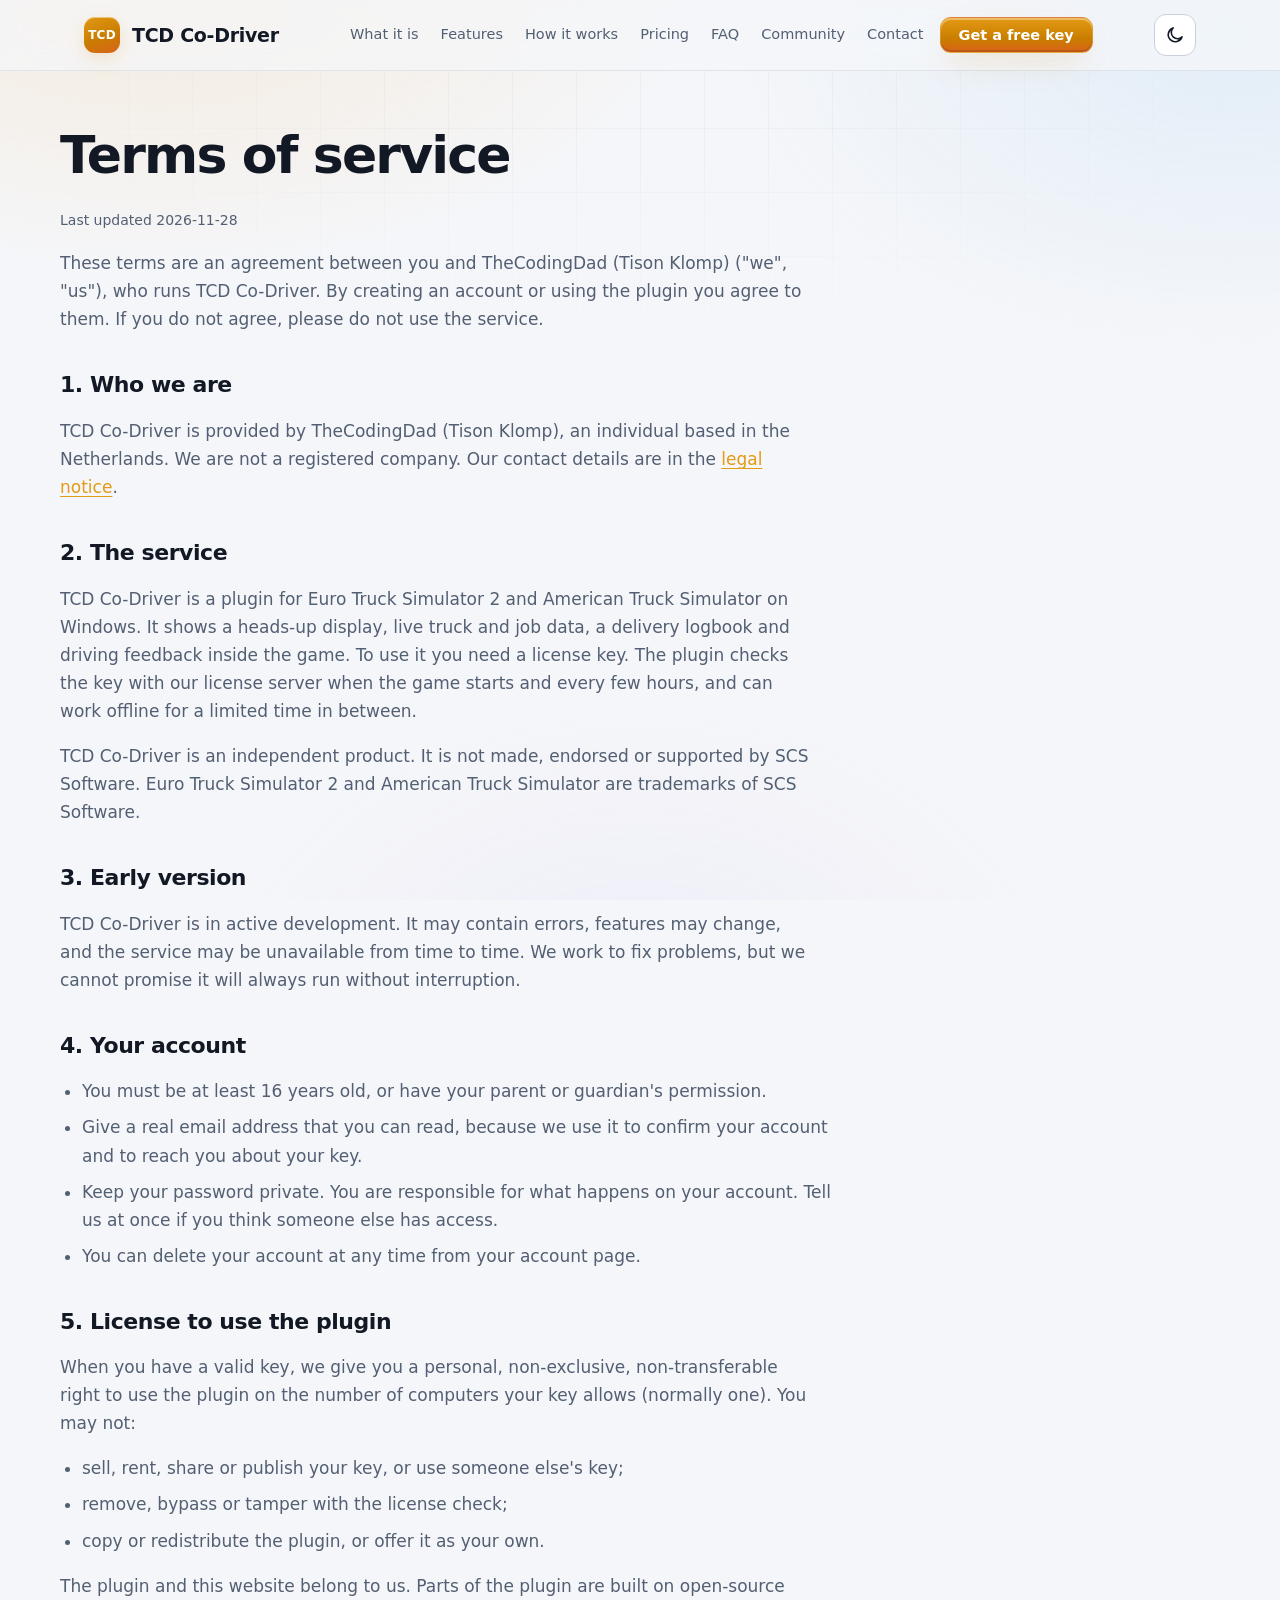
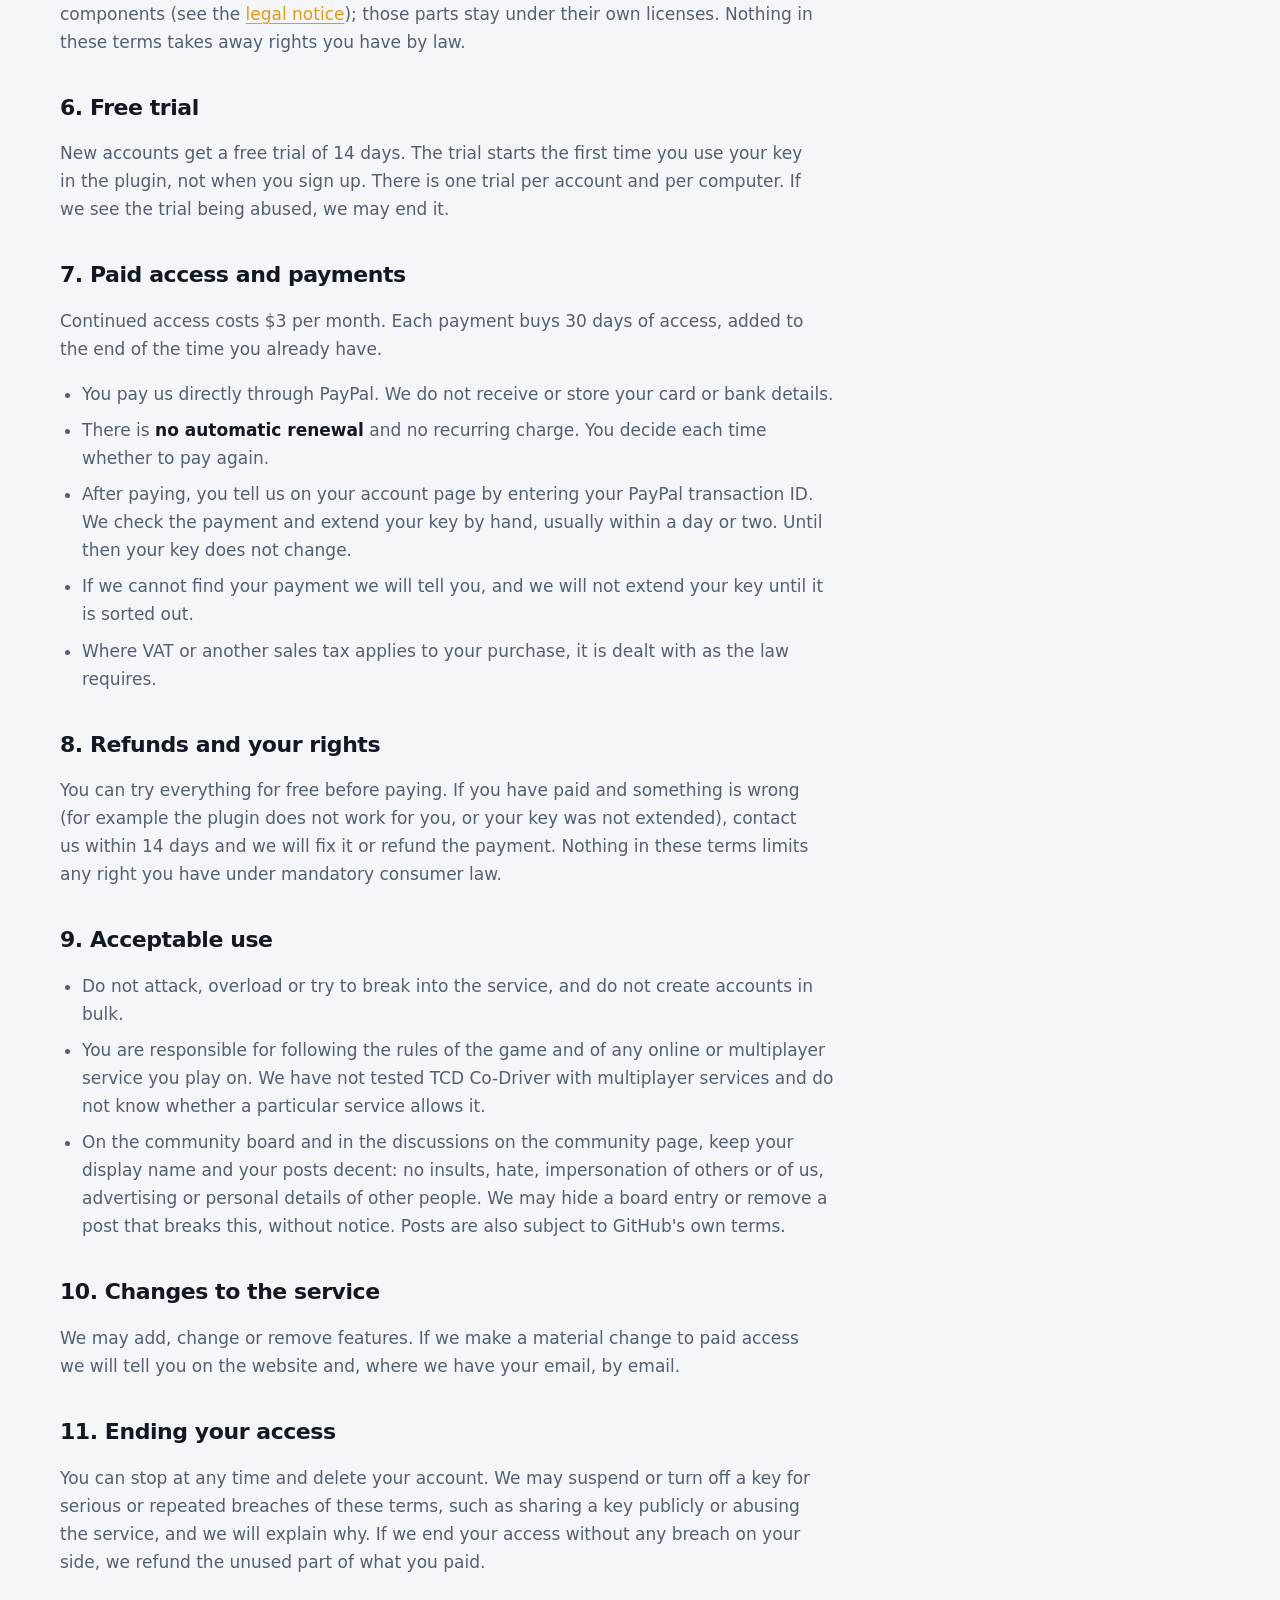
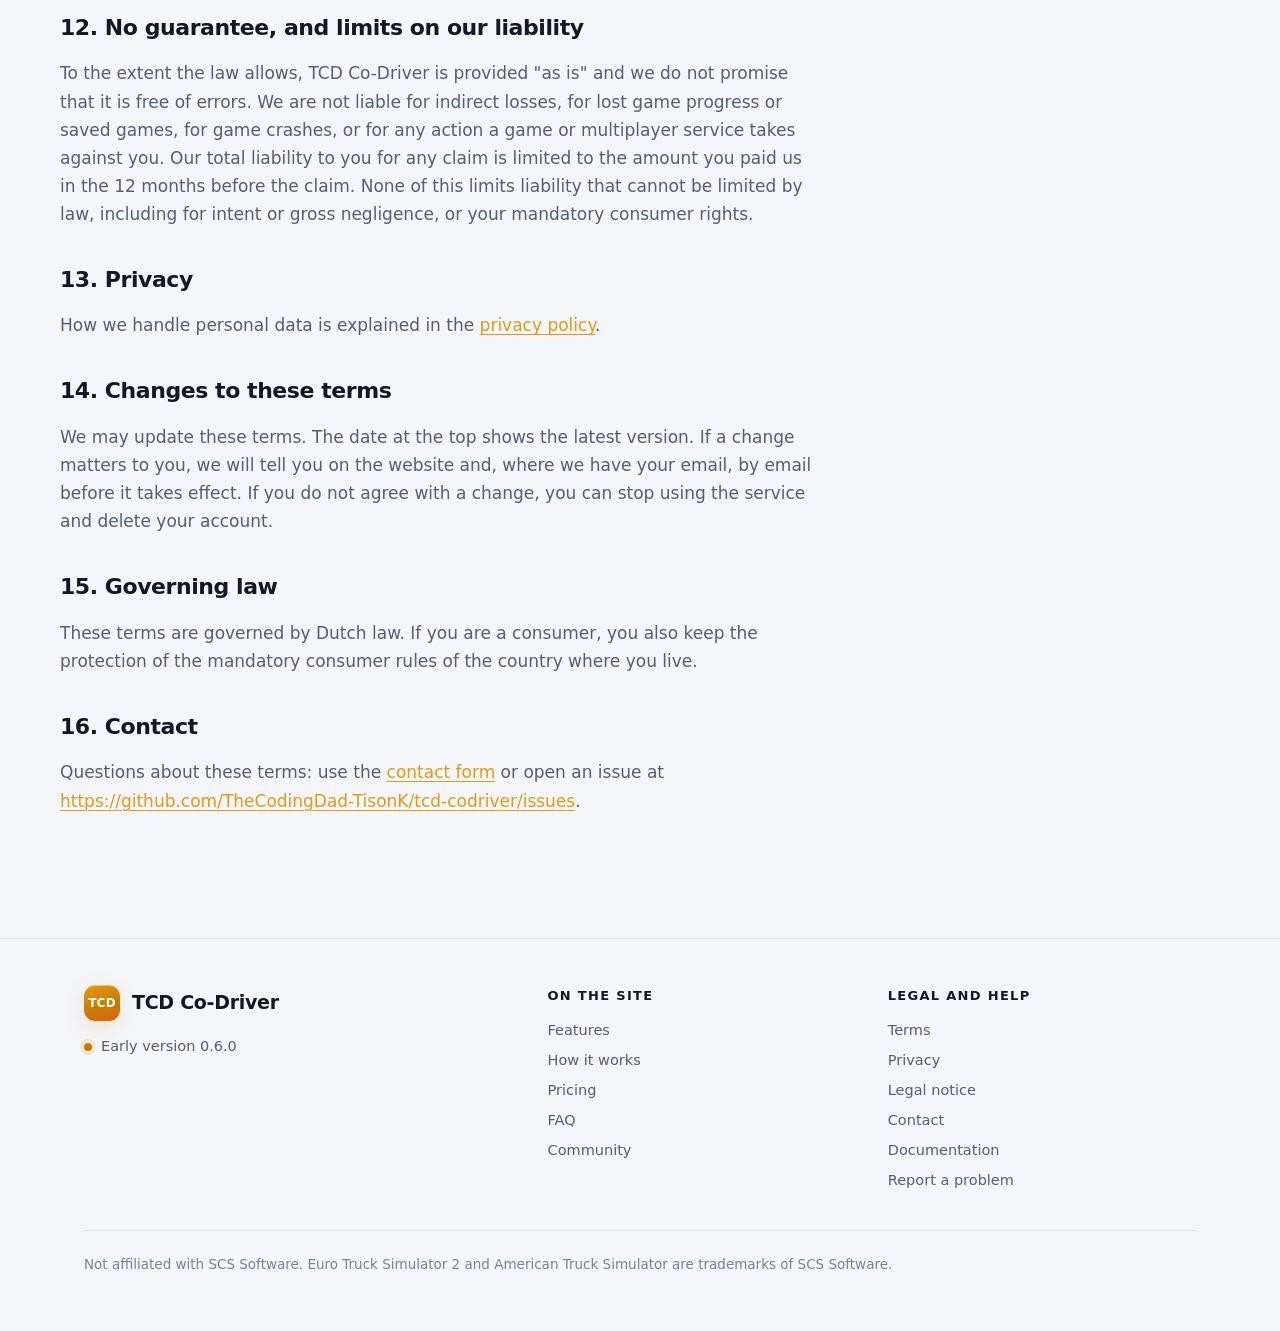
<file: terms.html>
<!doctype html>
<html lang="en">
<head>
<meta charset="utf-8">
<meta name="viewport" content="width=device-width,initial-scale=1">

<meta http-equiv="Content-Security-Policy" content="default-src 'none'; img-src 'self' data:; style-src 'self' 'unsafe-inline'; script-src 'unsafe-inline'; base-uri 'none'; form-action 'none'; connect-src 'none'; frame-src 'none'">
<meta name="referrer" content="no-referrer">
<title>Terms of service - TCD Co-Driver</title>
<meta name="description" content="Terms of service for TCD Co-Driver, a co-driver plugin for Euro Truck Simulator 2 and American Truck Simulator.">
<meta name="theme-color" content="#070a0f">
<link rel="icon" href="data:image/svg+xml,%3Csvg xmlns='http://www.w3.org/2000/svg' viewBox='0 0 32 32'%3E%3Crect width='32' height='32' rx='8' fill='%23f5a524'/%3E%3Ctext x='16' y='21' font-family='Arial' font-weight='800' font-size='12' text-anchor='middle' fill='%231a1102'%3ETCD%3C/text%3E%3C/svg%3E">
<script>(function(){var r=document.documentElement,t=null;r.className+=' js';try{t=localStorage.getItem('tcd-theme')}catch(e){}if(t!=='light'&&t!=='dark'){t=window.matchMedia&&window.matchMedia('(prefers-color-scheme: light)').matches?'light':'dark'}r.setAttribute('data-theme',t)})();</script>
<link rel="stylesheet" href="assets/site.css?v=fc1772e9">
</head>
<body>
<svg width="0" height="0" style="position:absolute" aria-hidden="true" focusable="false"><defs>
  <symbol id="i-sun" viewBox="0 0 24 24"><circle cx="12" cy="12" r="4"/><path d="M12 2.5v2.2M12 19.3v2.2M4.2 4.2l1.6 1.6M18.2 18.2l1.6 1.6M2.5 12h2.2M19.3 12h2.2M4.2 19.8l1.6-1.6M18.2 5.8l1.6-1.6"/></symbol>
  <symbol id="i-menu" viewBox="0 0 24 24"><path d="M4 7h16M4 12h16M4 17h16"/></symbol>
  <symbol id="i-moon" viewBox="0 0 24 24"><path d="M20.5 14.2A8.5 8.5 0 1 1 9.8 3.5a6.8 6.8 0 0 0 10.7 10.7z"/></symbol>
</defs></svg>
<header class="site scrolled">
  <div class="wrap bar">
    <a class="brand" href="index.html"><span class="mark" aria-hidden="true">TCD</span>TCD Co-Driver</a>
    <nav id="nav" aria-label="Main">
      <a href="index.html#about">What it is</a><a href="index.html#features">Features</a><a href="index.html#how">How it works</a><a href="index.html#pricing">Pricing</a><a href="index.html#faq">FAQ</a><a href="community/">Community</a><a href="contact.html">Contact</a>
      <a class="btn small" href="https://unhistorical-subglobular-marhta.ngrok-free.dev/register">Get a free key</a>
      
    </nav>
    <div class="bar-tools"><button class="theme-btn" type="button" aria-label="Switch to light theme" title="Switch between dark and light"><svg class="sun" aria-hidden="true"><use href="#i-sun"/></svg><svg class="moon" aria-hidden="true"><use href="#i-moon"/></svg></button><button class="menu-btn" type="button" aria-label="Menu" aria-expanded="false" aria-controls="nav"><svg aria-hidden="true"><use href="#i-menu"/></svg></button></div>
  </div>
</header>
<main class="page wrap">
<h1>Terms of service</h1>
<div class="doc"><p class="muted">Last updated 2026-11-28</p>
<p>These terms are an agreement between you and TheCodingDad (Tison Klomp) ("we", "us"), who runs TCD Co-Driver. By creating an account or using the plugin you agree to them. If you do not agree, please do not use the service.</p>

<h2>1. Who we are</h2>
<p>TCD Co-Driver is provided by TheCodingDad (Tison Klomp), an individual based in the Netherlands. We are not a registered company. Our contact details are in the <a href="legal-notice.html">legal notice</a>.</p>

<h2>2. The service</h2>
<p>TCD Co-Driver is a plugin for Euro Truck Simulator 2 and American Truck Simulator on Windows. It shows a heads-up display, live truck and job data, a delivery logbook and driving feedback inside the game. To use it you need a license key. The plugin checks the key with our license server when the game starts and every few hours, and can work offline for a limited time in between.</p>
<p>TCD Co-Driver is an independent product. It is not made, endorsed or supported by SCS Software. Euro Truck Simulator 2 and American Truck Simulator are trademarks of SCS Software.</p>

<h2>3. Early version</h2>
<p>TCD Co-Driver is in active development. It may contain errors, features may change, and the service may be unavailable from time to time. We work to fix problems, but we cannot promise it will always run without interruption.</p>

<h2>4. Your account</h2>
<ul>
  <li>You must be at least 16 years old, or have your parent or guardian's permission.</li>
  <li>Give a real email address that you can read, because we use it to confirm your account and to reach you about your key.</li>
  <li>Keep your password private. You are responsible for what happens on your account. Tell us at once if you think someone else has access.</li>
  <li>You can delete your account at any time from your account page.</li>
</ul>

<h2>5. License to use the plugin</h2>
<p>When you have a valid key, we give you a personal, non-exclusive, non-transferable right to use the plugin on the number of computers your key allows (normally one). You may not:</p>
<ul>
  <li>sell, rent, share or publish your key, or use someone else's key;</li>
  <li>remove, bypass or tamper with the license check;</li>
  <li>copy or redistribute the plugin, or offer it as your own.</li>
</ul>
<p>The plugin and this website belong to us. Parts of the plugin are built on open-source components (see the <a href="legal-notice.html">legal notice</a>); those parts stay under their own licenses. Nothing in these terms takes away rights you have by law.</p>

<h2>6. Free trial</h2>
<p>New accounts get a free trial of 14 days. The trial starts the first time you use your key in the plugin, not when you sign up. There is one trial per account and per computer. If we see the trial being abused, we may end it.</p>

<h2>7. Paid access and payments</h2>
<p>Continued access costs $3 per month. Each payment buys 30 days of access, added to the end of the time you already have.</p>
<ul>
  <li>You pay us directly through PayPal. We do not receive or store your card or bank details.</li>
  <li>There is <strong>no automatic renewal</strong> and no recurring charge. You decide each time whether to pay again.</li>
  <li>After paying, you tell us on your account page by entering your PayPal transaction ID. We check the payment and extend your key by hand, usually within a day or two. Until then your key does not change.</li>
  <li>If we cannot find your payment we will tell you, and we will not extend your key until it is sorted out.</li>
  <li>Where VAT or another sales tax applies to your purchase, it is dealt with as the law requires.</li>
</ul>

<h2>8. Refunds and your rights</h2>
<p>You can try everything for free before paying. If you have paid and something is wrong (for example the plugin does not work for you, or your key was not extended), contact us within 14 days and we will fix it or refund the payment. Nothing in these terms limits any right you have under mandatory consumer law.</p>

<h2>9. Acceptable use</h2>
<ul>
  <li>Do not attack, overload or try to break into the service, and do not create accounts in bulk.</li>
  <li>You are responsible for following the rules of the game and of any online or multiplayer service you play on. We have not tested TCD Co-Driver with multiplayer services and do not know whether a particular service allows it.</li>
  <li>On the community board and in the discussions on the community page, keep your display name and your posts decent: no insults, hate, impersonation of others or of us, advertising or personal details of other people. We may hide a board entry or remove a post that breaks this, without notice. Posts are also subject to GitHub's own terms.</li>
</ul>

<h2>10. Changes to the service</h2>
<p>We may add, change or remove features. If we make a material change to paid access we will tell you on the website and, where we have your email, by email.</p>

<h2>11. Ending your access</h2>
<p>You can stop at any time and delete your account. We may suspend or turn off a key for serious or repeated breaches of these terms, such as sharing a key publicly or abusing the service, and we will explain why. If we end your access without any breach on your side, we refund the unused part of what you paid.</p>

<h2>12. No guarantee, and limits on our liability</h2>
<p>To the extent the law allows, TCD Co-Driver is provided "as is" and we do not promise that it is free of errors. We are not liable for indirect losses, for lost game progress or saved games, for game crashes, or for any action a game or multiplayer service takes against you. Our total liability to you for any claim is limited to the amount you paid us in the 12 months before the claim. None of this limits liability that cannot be limited by law, including for intent or gross negligence, or your mandatory consumer rights.</p>

<h2>13. Privacy</h2>
<p>How we handle personal data is explained in the <a href="privacy.html">privacy policy</a>.</p>

<h2>14. Changes to these terms</h2>
<p>We may update these terms. The date at the top shows the latest version. If a change matters to you, we will tell you on the website and, where we have your email, by email before it takes effect. If you do not agree with a change, you can stop using the service and delete your account.</p>

<h2>15. Governing law</h2>
<p>These terms are governed by Dutch law. If you are a consumer, you also keep the protection of the mandatory consumer rules of the country where you live.</p>

<h2>16. Contact</h2>
<p>Questions about these terms: use the <a href="contact.html">contact form</a> or open an issue at <a href="https://github.com/TheCodingDad-TisonK/tcd-codriver/issues">https://github.com/TheCodingDad-TisonK/tcd-codriver/issues</a>.</p>
</div>
</main>
<footer>
  <div class="wrap">
    <div class="foot">
      <div>
        <a class="brand" href="index.html" style="margin-bottom:14px"><span class="mark" aria-hidden="true">TCD</span>TCD Co-Driver</a>
        <p><span class="status"><span class="dot" aria-hidden="true"></span>Early version 0.6.0</span></p>
      </div>
      <div>
        <b>On the site</b>
        <a href="index.html#features">Features</a><a href="index.html#how">How it works</a><a href="index.html#pricing">Pricing</a><a href="index.html#faq">FAQ</a><a href="community/">Community</a>
      </div>
      <div>
        <b>Legal and help</b>
        <a href="terms.html">Terms</a><a href="privacy.html">Privacy</a><a href="legal-notice.html">Legal notice</a><a href="contact.html">Contact</a><a href="https://github.com/TheCodingDad-TisonK/tcd-codriver-docs">Documentation</a><a href="https://github.com/TheCodingDad-TisonK/tcd-codriver/issues">Report a problem</a>
      </div>
    </div>
    <div class="legal-line"><span>Not affiliated with SCS Software. Euro Truck Simulator 2 and American Truck Simulator are trademarks of SCS Software.</span></div>
  </div>
</footer>
<script>
(function () {
  var d = document;
  var btn = d.querySelector('.menu-btn'), nav = d.getElementById('nav');
  if (btn && nav) {
    btn.addEventListener('click', function () { var o = nav.classList.toggle('open'); btn.setAttribute('aria-expanded', o ? 'true' : 'false'); });
    nav.addEventListener('click', function (e) { if (e.target.tagName === 'A') { nav.classList.remove('open'); btn.setAttribute('aria-expanded', 'false'); } });
  }
  // dark or light: the choice is remembered in this browser; without one the page follows the system setting
  var tbtn = d.querySelector('.theme-btn'), meta = d.querySelector('meta[name="theme-color"]'), root = d.documentElement, saved = false;
  try { saved = !!localStorage.getItem('tcd-theme'); } catch (e) { saved = false; }
  function paintTheme(t) {
    root.setAttribute('data-theme', t);
    if (meta) meta.setAttribute('content', t === 'light' ? '#f5f6f9' : '#070a0f');
    if (tbtn) tbtn.setAttribute('aria-label', t === 'light' ? 'Switch to dark theme' : 'Switch to light theme');
  }
  paintTheme(root.getAttribute('data-theme') === 'light' ? 'light' : 'dark');
  if (tbtn) {
    tbtn.addEventListener('click', function () {
      var next = root.getAttribute('data-theme') === 'light' ? 'dark' : 'light';
      root.classList.add('theming'); tbtn.classList.remove('spin'); void tbtn.offsetWidth; tbtn.classList.add('spin');
      paintTheme(next);
      try { localStorage.setItem('tcd-theme', next); saved = true; } catch (e) { saved = false; }
      window.setTimeout(function () { root.classList.remove('theming'); }, 450);
    });
  }
  if (window.matchMedia) {
    var mq = window.matchMedia('(prefers-color-scheme: light)');
    var follow = function (e) { if (!saved) paintTheme(e.matches ? 'light' : 'dark'); };
    if (mq.addEventListener) mq.addEventListener('change', follow); else if (mq.addListener) mq.addListener(follow);
  }
})();
</script>
</body>
</html>
</file>
<file: assets/site.css>
/* TCD Co-Driver website. One style sheet for the landing page and the legal pages. No external fonts or scripts (the page's CSP allows neither). */
:root{
  --bg:#070a0f;--bg2:#0a0e15;--panel:#0d1219;--surface:#121926;--elev:#18212f;--line:#212b3b;--line2:#2d394d;
  --text:#eef1f6;--muted:#9aa7ba;--dim:#6f7c90;
  --accent:#f5a524;--accent2:#ffcb6b;--accent3:#ff8a3d;--accent-ink:#1a1102;--glow:rgba(245,165,36,.38);
  --good:#3dd68c;--info:#56b6f7;--warn-bg:rgba(245,165,36,.07);
  --hov:rgba(255,255,255,.05);--hov-s:rgba(255,255,255,.04);--hov-l:rgba(255,255,255,.09);--header-bg:rgba(7,10,15,.66);--chip-bg:rgba(13,18,25,.82);--shadow:rgba(0,0,0,.55);--grid:rgba(255,255,255,.035);
  --r:16px;--r-lg:24px;--maxw:1160px;
  --font:"Inter","Segoe UI Variable Text","Segoe UI",system-ui,-apple-system,sans-serif;
  --display:"Inter Tight","Segoe UI Variable Display","Segoe UI",system-ui,-apple-system,sans-serif;
  color-scheme:dark;
}
@media (prefers-color-scheme:light){:root:not([data-theme=dark]){
  --bg:#f5f6f9;--bg2:#eef0f5;--panel:#ffffff;--surface:#ffffff;--elev:#f7f8fb;--line:#dfe3ea;--line2:#c9d0dc;
  --text:#121824;--muted:#535f72;--dim:#778297;
  --accent:#c97d00;--accent2:#e39a14;--accent3:#d9631a;--accent-ink:#ffffff;--glow:rgba(201,125,0,.28);
  --good:#14804f;--info:#1670b8;--warn-bg:rgba(201,125,0,.08);
  --header-bg:rgba(245,246,249,.78);--chip-bg:rgba(255,255,255,.9);--hov:rgba(20,30,50,.06);--hov-s:rgba(20,30,50,.045);--hov-l:rgba(20,30,50,.1);--shadow:rgba(20,30,50,.22);--grid:rgba(20,30,50,.05);color-scheme:light}}
:root[data-theme=light]{
  --bg:#f5f6f9;--bg2:#eef0f5;--panel:#ffffff;--surface:#ffffff;--elev:#f7f8fb;--line:#dfe3ea;--line2:#c9d0dc;
  --text:#121824;--muted:#535f72;--dim:#778297;
  --accent:#c97d00;--accent2:#e39a14;--accent3:#d9631a;--accent-ink:#ffffff;--glow:rgba(201,125,0,.28);
  --good:#14804f;--info:#1670b8;--warn-bg:rgba(201,125,0,.08);
  --header-bg:rgba(245,246,249,.78);--chip-bg:rgba(255,255,255,.9);--hov:rgba(20,30,50,.06);--hov-s:rgba(20,30,50,.045);--hov-l:rgba(20,30,50,.1);--shadow:rgba(20,30,50,.22);--grid:rgba(20,30,50,.05);color-scheme:light}
*{box-sizing:border-box}
html{scroll-behavior:smooth;scroll-padding-top:84px;-webkit-text-size-adjust:100%}
body{margin:0;background:var(--bg);color:var(--text);font:17px/1.65 var(--font);-webkit-font-smoothing:antialiased;text-rendering:optimizeLegibility;overflow-x:hidden}
body::before{content:"";position:fixed;inset:0;z-index:-2;pointer-events:none;
  background:radial-gradient(900px 520px at 12% -6%,rgba(245,165,36,.14),transparent 62%),radial-gradient(820px 520px at 96% 4%,rgba(86,182,247,.11),transparent 62%),radial-gradient(700px 500px at 50% 112%,rgba(167,139,250,.08),transparent 60%)}
body::after{content:"";position:fixed;inset:0;z-index:-1;pointer-events:none;opacity:.7;
  background-image:linear-gradient(var(--grid) 1px,transparent 1px),linear-gradient(90deg,var(--grid) 1px,transparent 1px);background-size:64px 64px;
  -webkit-mask-image:radial-gradient(ellipse 70% 55% at 50% 0%,#000 20%,transparent 75%);mask-image:radial-gradient(ellipse 70% 55% at 50% 0%,#000 20%,transparent 75%)}
a{color:var(--accent2);text-underline-offset:3px;text-decoration-thickness:1px}
a:hover{color:var(--accent)}
img{max-width:100%}
.wrap{max-width:var(--maxw);margin:0 auto;padding:0 24px}
.skip{position:absolute;left:-999px;top:8px;background:var(--accent);color:var(--accent-ink);padding:8px 14px;border-radius:10px;font-weight:700;z-index:100}
.skip:focus{left:12px}
:focus-visible{outline:2px solid var(--accent);outline-offset:3px;border-radius:6px}
.progress{position:fixed;left:0;top:0;height:2px;width:100%;transform:scaleX(0);transform-origin:left;background:linear-gradient(90deg,var(--accent3),var(--accent),var(--accent2));z-index:80;pointer-events:none}

/* ---------------------------------------------------------------- header */
header.site{position:sticky;top:0;z-index:60;border-bottom:1px solid transparent;transition:background .3s,border-color .3s,backdrop-filter .3s}
header.site.scrolled{background:var(--header-bg);-webkit-backdrop-filter:saturate(1.5) blur(16px);backdrop-filter:saturate(1.5) blur(16px);border-bottom-color:var(--line)}
.bar{display:flex;align-items:center;gap:12px;justify-content:space-between;padding-top:14px;padding-bottom:14px}
.brand{display:flex;align-items:center;gap:12px;white-space:nowrap;flex:none;font:700 19px/1 var(--display);color:var(--text);text-decoration:none;letter-spacing:-.015em}
.brand:hover{color:var(--text)}
.mark{position:relative;display:grid;place-items:center;width:36px;height:36px;border-radius:11px;background:linear-gradient(160deg,var(--accent2),var(--accent) 55%,var(--accent3));color:var(--accent-ink);font:800 12px/1 var(--font);letter-spacing:.02em;box-shadow:0 6px 22px -4px var(--glow),inset 0 1px 0 rgba(255,255,255,.45)}
nav{display:flex;flex-wrap:nowrap;gap:2px;align-items:center;font-size:14.5px;white-space:nowrap}
html:not(.js) nav{flex-wrap:wrap}
nav a{position:relative;color:var(--muted);text-decoration:none;padding:7px 10px;border-radius:10px;transition:color .2s,background .2s}
nav a:hover{color:var(--text);background:var(--hov)}
nav a.on{color:var(--text)}
nav a.on::after{content:"";position:absolute;left:10px;right:10px;bottom:2px;height:2px;border-radius:2px;background:linear-gradient(90deg,var(--accent),var(--accent2))}
nav .btn{margin-left:4px}
.bar-tools{display:flex;align-items:center;gap:8px}
.theme-btn{display:none;width:42px;height:42px;border-radius:12px;border:1px solid var(--line2);background:var(--surface);color:var(--text);cursor:pointer;padding:0;place-items:center;transition:background .2s,border-color .2s,transform .3s cubic-bezier(.2,.7,.2,1)}
.js .theme-btn{display:grid}
.theme-btn:hover{border-color:var(--muted);background:var(--elev)}
.theme-btn:active{transform:scale(.94)}
.theme-btn svg{width:20px;height:20px;fill:none;stroke:currentColor;stroke-width:1.9;stroke-linecap:round;stroke-linejoin:round}
.theme-btn .moon{display:none}
:root[data-theme=light] .theme-btn .sun{display:none}
:root[data-theme=light] .theme-btn .moon{display:block}
.theme-btn.spin svg{animation:turn .5s cubic-bezier(.2,.7,.2,1)}
@keyframes turn{from{transform:rotate(-80deg) scale(.6);opacity:0}to{transform:none;opacity:1}}
html.theming,html.theming *,html.theming *::before,html.theming *::after{transition:background-color .35s,color .35s,border-color .35s,box-shadow .35s!important}
.menu-btn{display:none;width:42px;height:42px;border-radius:12px;border:1px solid var(--line2);background:var(--surface);color:var(--text);cursor:pointer;padding:0;place-items:center}
.menu-btn svg{width:20px;height:20px;fill:none;stroke:currentColor;stroke-width:2;stroke-linecap:round;stroke-linejoin:round}

/* ---------------------------------------------------------------- buttons */
.btn{position:relative;display:inline-flex;align-items:center;justify-content:center;gap:9px;font:700 16px/1 var(--font);text-decoration:none;border-radius:13px;padding:15px 26px;color:var(--accent-ink);border:1px solid rgba(255,255,255,.18);
  background:linear-gradient(180deg,var(--accent2),var(--accent) 62%,var(--accent3));box-shadow:0 12px 34px -10px var(--glow),0 2px 0 rgba(255,255,255,.35) inset,0 -2px 0 rgba(0,0,0,.14) inset;
  transition:transform .2s cubic-bezier(.2,.7,.2,1),box-shadow .2s,filter .2s;overflow:hidden;isolation:isolate;cursor:pointer}
.btn::after{content:"";position:absolute;inset:0;z-index:-1;background:linear-gradient(110deg,transparent 30%,rgba(255,255,255,.55) 50%,transparent 70%);transform:translateX(-120%);transition:transform .7s}
.btn:hover{color:var(--accent-ink);transform:translateY(-2px);box-shadow:0 18px 40px -10px var(--glow),0 2px 0 rgba(255,255,255,.35) inset,0 -2px 0 rgba(0,0,0,.14) inset}
.btn:hover::after{transform:translateX(120%)}
.btn:active{transform:translateY(0) scale(.99)}
.btn svg{width:18px;height:18px;fill:none;stroke:currentColor;stroke-width:2.2;stroke-linecap:round;stroke-linejoin:round;transition:transform .2s}
.btn:hover svg{transform:translateX(3px)}
.btn.ghost{background:var(--hov-s);color:var(--text);border-color:var(--line2);box-shadow:none;-webkit-backdrop-filter:blur(6px);backdrop-filter:blur(6px)}
.btn.ghost::after{display:none}
.btn.ghost:hover{background:var(--hov-l);border-color:var(--muted);color:var(--text)}
.btn.small{padding:10px 18px;font-size:14.5px;border-radius:11px}
.btn.soon{background:transparent;color:var(--accent2);border:1px solid var(--accent);box-shadow:none;cursor:default}
.btn.soon::after{display:none}.btn.soon:hover{transform:none;box-shadow:none;color:var(--accent2)}

/* ---------------------------------------------------------------- hero */
.hero{position:relative;padding:76px 0 24px;text-align:center}
.eyebrow{display:inline-flex;align-items:center;gap:10px;font-size:13px;font-weight:700;letter-spacing:.07em;text-transform:uppercase;color:var(--accent2);border:1px solid var(--line2);border-radius:999px;padding:7px 16px 7px 12px;margin-bottom:26px;background:var(--hov-s);-webkit-backdrop-filter:blur(8px);backdrop-filter:blur(8px)}
.pulse{position:relative;width:8px;height:8px;border-radius:50%;background:var(--good)}
.pulse::after{content:"";position:absolute;inset:-4px;border-radius:50%;border:1px solid var(--good);animation:ping 2.4s cubic-bezier(.2,.6,.3,1) infinite}
@keyframes ping{0%{transform:scale(.6);opacity:.9}100%{transform:scale(2.2);opacity:0}}
h1{font:800 clamp(38px,6.6vw,76px)/1.02 var(--display);letter-spacing:-.04em;margin:0 auto 24px;max-width:17ch;text-wrap:balance}
.grad{white-space:nowrap;background:linear-gradient(100deg,var(--accent2) 0%,var(--accent) 45%,var(--accent3) 100%);-webkit-background-clip:text;background-clip:text;color:transparent;-webkit-text-fill-color:transparent}
.lede{font-size:clamp(18px,2.2vw,21px);line-height:1.6;color:var(--muted);max-width:62ch;margin:0 auto 32px;text-wrap:pretty}
.lede b{color:var(--text);font-weight:600}
.cta{display:flex;flex-wrap:wrap;gap:14px;justify-content:center;margin-bottom:18px}
.fine{font-size:14px;color:var(--dim);margin:0}
.fine a{color:var(--muted)}
.hero .fine{max-width:78ch;margin:8px auto 0}
.notice{display:flex;gap:14px;align-items:flex-start;margin:34px auto 0;max-width:860px;background:var(--warn-bg);border:1px solid rgba(245,165,36,.32);border-radius:16px;padding:16px 20px;font-size:15px;text-align:left;color:var(--muted)}
.notice svg{flex:none;width:22px;height:22px;margin-top:2px;stroke:var(--accent);fill:none;stroke-width:1.8;stroke-linecap:round;stroke-linejoin:round}
.notice b{color:var(--accent2)}

.stage{position:relative;margin:70px auto 0;max-width:1060px;perspective:1800px}
.stage::before{content:"";position:absolute;left:8%;right:8%;top:10%;bottom:-8%;background:radial-gradient(ellipse at 50% 60%,var(--glow),transparent 66%);filter:blur(46px);opacity:.75;z-index:-1}
.device{position:relative;margin:0;border-radius:var(--r-lg);padding:1px;background:linear-gradient(155deg,rgba(255,255,255,.34),rgba(255,255,255,.05) 28%,rgba(245,165,36,.4) 100%);
  box-shadow:0 70px 120px -30px var(--shadow),0 0 0 1px rgba(255,255,255,.02);transform:rotateX(var(--rx,0deg)) rotateY(var(--ry,0deg));transition:transform .25s cubic-bezier(.2,.7,.2,1);will-change:transform}
.device img{display:block;width:100%;height:auto;border-radius:calc(var(--r-lg) - 1px)}
.device::after{content:"";position:absolute;inset:0;border-radius:var(--r-lg);pointer-events:none;background:radial-gradient(420px circle at var(--mx,50%) var(--my,30%),rgba(255,255,255,.12),transparent 60%);opacity:0;transition:opacity .3s}
.stage:hover .device::after{opacity:1}
.float-win{position:absolute;right:-4%;bottom:-15%;width:31%;margin:0;border-radius:18px;padding:1px;background:linear-gradient(155deg,rgba(255,255,255,.4),rgba(255,255,255,.06) 40%,rgba(245,165,36,.35));box-shadow:0 40px 70px -20px var(--shadow);animation:bob 7s ease-in-out infinite;transform:translateZ(0)}
.float-win img{display:block;width:100%;height:auto;border-radius:17px}
@keyframes bob{0%,100%{transform:translateY(0)}50%{transform:translateY(-10px)}}
.tag-f{position:absolute;display:inline-flex;align-items:center;gap:8px;padding:9px 14px 9px 10px;border-radius:999px;background:var(--chip-bg);border:1px solid var(--line2);font-size:13.5px;font-weight:600;color:var(--text);box-shadow:0 18px 40px -14px var(--shadow);-webkit-backdrop-filter:blur(10px);backdrop-filter:blur(10px);animation:bob 6s ease-in-out infinite}
.tag-f svg{width:18px;height:18px;stroke:var(--accent);fill:none;stroke-width:1.9;stroke-linecap:round;stroke-linejoin:round}
/* the labels point at the part of the picture they name (the HUD picture does not change, so these places are fixed) */
.tag-f{animation:none;white-space:nowrap}
.tag-f::before{content:"";position:absolute;width:10px;height:10px;border-radius:50%;background:var(--accent);border:2px solid var(--chip-bg);box-shadow:0 0 0 0 rgba(245,165,36,.6);animation:ring 2.4s ease-out infinite}
@keyframes ring{0%{box-shadow:0 0 0 0 rgba(245,165,36,.55)}100%{box-shadow:0 0 0 12px rgba(245,165,36,0)}}
.tag-f.v{transform:translate(-50%,calc(-100% - 34px))}
.tag-f.v::after{content:"";position:absolute;left:50%;top:100%;width:2px;height:29px;margin-left:-1px;background:linear-gradient(var(--accent),rgba(245,165,36,.25))}
.tag-f.v::before{left:50%;top:calc(100% + 29px);margin:-1px 0 0 -5px}
.tag-f.h{transform:translate(34px,-50%)}
.tag-f.h::after{content:"";position:absolute;right:100%;top:50%;width:29px;height:2px;margin-top:-1px;background:linear-gradient(270deg,var(--accent),rgba(245,165,36,.25))}
.tag-f.h::before{right:calc(100% + 24px);top:50%;margin-top:-5px}
.tag-f.badge{transform:translate(-18%,-50%);box-shadow:0 0 0 4px rgba(245,165,36,.16),0 18px 40px -14px var(--shadow)}
.tag-f.badge::before{display:none}
.tag-f.a{left:37%;top:70.8%}
.tag-f.c{left:56.9%;top:81.3%}
.tag-f.b{left:78%;top:73%}
.cap{font-size:14px;color:var(--dim);margin:96px auto 0;text-align:center;max-width:70ch}

.stats{display:grid;grid-template-columns:repeat(auto-fit,minmax(140px,1fr));gap:1px;background:var(--line);border:1px solid var(--line);border-radius:20px;overflow:hidden;margin:64px auto 0;max-width:960px}
.stat{background:linear-gradient(180deg,var(--panel),var(--bg2));padding:22px 16px;text-align:center}
.stat b{display:block;font:800 clamp(30px,4vw,40px)/1 var(--display);letter-spacing:-.03em;font-variant-numeric:tabular-nums;background:linear-gradient(180deg,var(--text),var(--muted));-webkit-background-clip:text;background-clip:text;color:transparent;-webkit-text-fill-color:transparent}
.stat span{display:block;margin-top:8px;font-size:13px;color:var(--dim);letter-spacing:.04em;text-transform:uppercase;font-weight:600}

/* ---------------------------------------------------------------- sections */
section{padding:112px 0 0}
.kicker{display:inline-flex;align-items:center;gap:10px;font-size:12.5px;font-weight:700;letter-spacing:.12em;text-transform:uppercase;color:var(--accent);margin-bottom:14px}
.kicker::before{content:"";width:22px;height:2px;border-radius:2px;background:linear-gradient(90deg,var(--accent),transparent)}
h2{font:800 clamp(30px,4.4vw,50px)/1.08 var(--display);letter-spacing:-.035em;margin:0 0 14px;text-wrap:balance}
.sub{color:var(--muted);max-width:64ch;margin:0 0 40px;font-size:18px;text-wrap:pretty}
.center{text-align:center}.center .sub{margin-left:auto;margin-right:auto}.center .kicker::after{content:"";width:22px;height:2px;border-radius:2px;background:linear-gradient(270deg,var(--accent),transparent)}

/* surfaces with a light that follows the pointer */
.card,.fx{position:relative;background:linear-gradient(180deg,var(--surface),var(--panel));border:1px solid var(--line);border-radius:var(--r);padding:26px;transition:border-color .25s,transform .35s cubic-bezier(.2,.7,.2,1),box-shadow .35s;isolation:isolate}
.card::before,.fx::before{content:"";position:absolute;inset:-1px;border-radius:inherit;z-index:-1;pointer-events:none;opacity:0;transition:opacity .3s;background:radial-gradient(380px circle at var(--mx,50%) var(--my,50%),rgba(245,165,36,.18),transparent 55%)}
.card:hover,.fx:hover{border-color:var(--line2);transform:translateY(-3px);box-shadow:0 28px 60px -28px var(--shadow)}
.card:hover::before,.fx:hover::before{opacity:1}
.card h3{font:700 19px/1.3 var(--display);letter-spacing:-.015em;margin:0 0 8px}
.card p{margin:0;color:var(--muted);font-size:15.5px}
.ico{display:grid;place-items:center;width:46px;height:46px;border-radius:14px;margin-bottom:18px;background:linear-gradient(160deg,rgba(245,165,36,.2),rgba(245,165,36,.05));border:1px solid rgba(245,165,36,.3);box-shadow:0 10px 26px -12px var(--glow),inset 0 1px 0 rgba(255,255,255,.12)}
.ico svg{width:23px;height:23px;stroke:var(--accent2);fill:none;stroke-width:1.8;stroke-linecap:round;stroke-linejoin:round}
.ico.b{background:linear-gradient(160deg,rgba(86,182,247,.2),rgba(86,182,247,.05));border-color:rgba(86,182,247,.3)}.ico.b svg{stroke:var(--info)}
.ico.g{background:linear-gradient(160deg,rgba(61,214,140,.2),rgba(61,214,140,.05));border-color:rgba(61,214,140,.3)}.ico.g svg{stroke:var(--good)}
.ico.v{background:linear-gradient(160deg,rgba(167,139,250,.22),rgba(167,139,250,.05));border-color:rgba(167,139,250,.32)}.ico.v svg{stroke:#b9a4ff}

.about{display:grid;gap:36px;grid-template-columns:1.25fr 1fr;align-items:start}
.about p{margin:0 0 16px;color:var(--muted);font-size:17.5px}
.about p strong{color:var(--text)}
.glance h3{display:flex;align-items:center;gap:10px}
.glance ul{list-style:none;margin:14px 0 0;padding:0;display:grid;gap:14px}
.glance li{display:grid;grid-template-columns:22px 1fr;gap:12px;color:var(--muted);font-size:15.5px}
.glance li svg{width:20px;height:20px;margin-top:3px;stroke:var(--good);fill:none;stroke-width:2;stroke-linecap:round;stroke-linejoin:round}
.glance li b{color:var(--text)}

.bento{display:grid;grid-template-columns:repeat(6,1fr);gap:16px}
.bento .s2{grid-column:span 2}.bento .s3{grid-column:span 3}.bento .s4{grid-column:span 4}.bento .s6{grid-column:span 6}
.bento .card{display:flex;flex-direction:column}
.bento .lead{background:linear-gradient(180deg,rgba(245,165,36,.07),transparent 55%),linear-gradient(180deg,var(--surface),var(--panel))}
.swatches{display:flex;flex-wrap:wrap;gap:10px;margin-top:20px}
.sw{display:inline-flex;align-items:center;gap:8px;font-size:13px;color:var(--muted);padding:6px 12px 6px 8px;border:1px solid var(--line);border-radius:999px;background:var(--hov-s)}
.sw i{width:14px;height:14px;border-radius:50%;box-shadow:0 0 0 3px rgba(128,128,128,.14),0 4px 12px -2px currentColor}
.next-grid{display:grid;gap:14px;grid-template-columns:repeat(auto-fit,minmax(210px,1fr));margin-top:14px}
.card.next{border-style:dashed;background:transparent;padding:20px}
.card.next h3{font-size:17px}
.tag{display:inline-block;font-size:11.5px;font-weight:700;letter-spacing:.08em;text-transform:uppercase;color:var(--accent2);border:1px solid rgba(245,165,36,.5);border-radius:999px;padding:2px 10px;margin-bottom:12px}
.subhead{font:700 15px/1 var(--font);letter-spacing:.1em;text-transform:uppercase;color:var(--dim);margin:46px 0 4px}

/* ---------------------------------------------------------------- screenshots */
.gallery{display:grid;gap:22px;grid-template-columns:repeat(auto-fit,minmax(min(100%,440px),1fr))}
.gallery figure{margin:0}
.gallery a{display:block;cursor:zoom-in}
.gallery img{display:block;width:100%;height:auto;border:1px solid var(--line);border-radius:14px}
.gallery figcaption{font-size:14.5px;color:var(--muted);margin-top:10px}
.viewer{display:grid;grid-template-columns:250px minmax(0,1fr);gap:22px;align-items:start}
.vtabs{display:flex;flex-direction:column;gap:4px;position:sticky;top:96px}
.vtab{display:flex;align-items:center;gap:12px;text-align:left;font:600 15px/1.25 var(--font);color:var(--muted);background:transparent;border:1px solid transparent;border-radius:12px;padding:12px 14px;cursor:pointer;transition:background .2s,color .2s,border-color .2s}
.vtab i{flex:none;width:6px;height:6px;border-radius:50%;background:var(--line2);transition:background .2s,box-shadow .2s,transform .2s}
.vtab:hover{color:var(--text);background:var(--hov-s)}
.vtab[aria-selected=true]{color:var(--text);background:linear-gradient(90deg,rgba(245,165,36,.13),rgba(245,165,36,.03));border-color:rgba(245,165,36,.32)}
.vtab[aria-selected=true] i{background:var(--accent);box-shadow:0 0 0 4px rgba(245,165,36,.2);transform:scale(1.2)}
.vstage{position:relative;border-radius:var(--r-lg);padding:1px;background:linear-gradient(155deg,rgba(255,255,255,.26),rgba(255,255,255,.04) 30%,rgba(245,165,36,.3));box-shadow:0 50px 90px -34px var(--shadow)}
.vstage .vshot{display:none;margin:0;background:var(--panel);border-radius:calc(var(--r-lg) - 1px);overflow:hidden}
.vstage .vshot.on{display:block;animation:swap .5s cubic-bezier(.2,.7,.2,1)}
@keyframes swap{from{opacity:0;transform:scale(.985)}to{opacity:1;transform:none}}
.vstage a:not(figcaption a){display:block;cursor:zoom-in}
.vstage img{display:block;width:100%;height:auto;border:0;border-radius:0}
.vstage figcaption{display:flex;gap:10px;align-items:center;justify-content:space-between;padding:14px 20px;font-size:15px;color:var(--muted);border-top:1px solid var(--line);margin:0;background:var(--panel)}
.vstage figcaption a{font-size:13.5px;white-space:nowrap}

/* ---------------------------------------------------------------- how it works */
.steps{counter-reset:s;display:grid;gap:18px;grid-template-columns:repeat(4,1fr);padding:0;list-style:none;margin:0;position:relative}
.steps::before{content:"";position:absolute;top:44px;left:8%;right:8%;height:2px;background:linear-gradient(90deg,var(--accent),rgba(245,165,36,.15));border-radius:2px;opacity:.55}
.steps li{counter-increment:s;position:relative;background:linear-gradient(180deg,var(--surface),var(--panel));border:1px solid var(--line);border-radius:var(--r);padding:72px 22px 24px}
.steps li::before{content:counter(s);position:absolute;left:22px;top:20px;width:48px;height:48px;border-radius:50%;background:linear-gradient(160deg,var(--accent2),var(--accent) 60%,var(--accent3));color:var(--accent-ink);font:800 19px/1 var(--display);display:grid;place-items:center;box-shadow:0 0 0 6px var(--bg),0 10px 28px -6px var(--glow)}
.steps b{display:block;margin-bottom:6px;font:700 17.5px/1.3 var(--display)}
.steps span{color:var(--muted);font-size:15px;display:block}
code{font-family:"Cascadia Mono",Consolas,monospace;font-size:.88em;padding:2px 7px;border-radius:7px;background:var(--hov-l);border:1px solid var(--line);color:var(--text)}
.three{display:grid;gap:16px;grid-template-columns:repeat(3,1fr);margin-bottom:46px}

/* ---------------------------------------------------------------- pricing */
.price{display:grid;gap:20px;grid-template-columns:repeat(2,1fr);max-width:900px;margin:0 auto}
.price .card{display:flex;flex-direction:column;gap:8px;padding:32px}
.big{font:800 clamp(38px,5vw,52px)/1.05 var(--display);letter-spacing:-.035em;margin:6px 0 10px}
.big small{font-size:18px;font-weight:500;color:var(--muted);letter-spacing:0}
.price ul{list-style:none;margin:6px 0 20px;padding:0;display:grid;gap:11px;color:var(--muted);font-size:15.5px;flex:1}
.price li{position:relative;padding-left:30px}
.price li::before{content:"";position:absolute;left:0;top:3px;width:19px;height:19px;border-radius:50%;background:rgba(61,214,140,.16) url("data:image/svg+xml,%3Csvg xmlns='http://www.w3.org/2000/svg' viewBox='0 0 24 24' fill='none' stroke='%233dd68c' stroke-width='3' stroke-linecap='round' stroke-linejoin='round'%3E%3Cpath d='M6 12.5l4 4 8-9'/%3E%3C/svg%3E") center/12px no-repeat}
.price .card.hl{border:1px solid transparent;background:linear-gradient(180deg,var(--surface),var(--panel)) padding-box,linear-gradient(140deg,var(--accent2),rgba(245,165,36,.18) 38%,rgba(86,182,247,.55)) border-box;box-shadow:0 40px 90px -40px var(--glow)}
.price .card.hl::after{content:"";position:absolute;inset:0;border-radius:inherit;pointer-events:none;background:radial-gradient(500px 220px at 85% -10%,rgba(245,165,36,.16),transparent 70%)}
.price .fine{display:block;margin-top:4px}

/* ---------------------------------------------------------------- honest list and faq */
.honest{list-style:none;margin:0;padding:0;display:grid;gap:14px;grid-template-columns:repeat(2,1fr)}
.honest li{position:relative;background:linear-gradient(180deg,var(--surface),var(--panel));border:1px solid var(--line);border-radius:var(--r);padding:20px 22px 20px 58px;color:var(--muted);font-size:15.5px}
.honest li::before{content:"";position:absolute;left:20px;top:22px;width:22px;height:22px;background:var(--accent);-webkit-mask:url("data:image/svg+xml,%3Csvg xmlns='http://www.w3.org/2000/svg' viewBox='0 0 24 24' fill='none' stroke='black' stroke-width='2' stroke-linecap='round' stroke-linejoin='round'%3E%3Ccircle cx='12' cy='12' r='9'/%3E%3Cpath d='M12 11v5M12 8h.01'/%3E%3C/svg%3E") center/contain no-repeat;mask:url("data:image/svg+xml,%3Csvg xmlns='http://www.w3.org/2000/svg' viewBox='0 0 24 24' fill='none' stroke='black' stroke-width='2' stroke-linecap='round' stroke-linejoin='round'%3E%3Ccircle cx='12' cy='12' r='9'/%3E%3Cpath d='M12 11v5M12 8h.01'/%3E%3C/svg%3E") center/contain no-repeat}
.honest li b{color:var(--text)}
.faq{max-width:860px;margin:0 auto}
details{background:linear-gradient(180deg,var(--surface),var(--panel));border:1px solid var(--line);border-radius:14px;margin-bottom:12px;transition:border-color .25s,background .25s}
details:hover{border-color:var(--line2)}
details[open]{border-color:rgba(245,165,36,.4);background:linear-gradient(180deg,rgba(245,165,36,.05),var(--panel))}
summary{cursor:pointer;font-weight:650;font-size:16.5px;padding:18px 56px 18px 22px;list-style:none;position:relative;user-select:none}
summary::-webkit-details-marker{display:none}
summary::after{content:"";position:absolute;right:20px;top:50%;width:22px;height:22px;margin-top:-11px;border-radius:50%;background:rgba(255,255,255,.06) url("data:image/svg+xml,%3Csvg xmlns='http://www.w3.org/2000/svg' viewBox='0 0 24 24' fill='none' stroke='%23ffcb6b' stroke-width='2.4' stroke-linecap='round' stroke-linejoin='round'%3E%3Cpath d='M7 10l5 5 5-5'/%3E%3C/svg%3E") center/14px no-repeat;transition:transform .3s cubic-bezier(.2,.7,.2,1),background-color .2s}
details[open] summary::after{transform:rotate(180deg);background-color:rgba(245,165,36,.18)}
details p{margin:0;padding:0 22px 20px;color:var(--muted);font-size:16px;animation:swap .4s cubic-bezier(.2,.7,.2,1)}

/* ---------------------------------------------------------------- final call and footer */
.final{position:relative;overflow:hidden;text-align:center;margin-top:120px;padding:76px 28px;border-radius:30px;border:1px solid rgba(245,165,36,.3);
  background:radial-gradient(700px 320px at 50% -10%,rgba(245,165,36,.2),transparent 70%),radial-gradient(500px 300px at 100% 120%,rgba(86,182,247,.12),transparent 70%),linear-gradient(180deg,var(--surface),var(--panel))}
.final h2{font-size:clamp(32px,5vw,56px);max-width:16ch;margin-left:auto;margin-right:auto}
.final .sub{margin:0 auto 30px}
footer{margin-top:96px;border-top:1px solid var(--line);padding:46px 0 56px;font-size:14.5px;color:var(--dim)}
.foot{display:grid;gap:32px;grid-template-columns:1.4fr 1fr 1fr}
.foot b{display:block;color:var(--text);margin-bottom:10px;font-size:13px;letter-spacing:.1em;text-transform:uppercase}
.foot a{display:block;color:var(--muted);text-decoration:none;padding:3px 0}
.foot a:hover{color:var(--accent2)}
.foot a.brand{display:flex;padding:0;color:var(--text)}
.foot p{margin:0 0 10px;max-width:46ch}
.legal-line{margin-top:34px;padding-top:22px;border-top:1px solid var(--line);display:grid;gap:8px;font-size:13.5px}
.legal-line a{color:var(--muted)}
.status{display:inline-flex;gap:9px;align-items:center;color:var(--muted)}
.dot{width:8px;height:8px;border-radius:50%;background:var(--accent);box-shadow:0 0 0 4px rgba(245,165,36,.18)}

/* ---------------------------------------------------------------- legal and text pages */
.page{padding:56px 0 10px}
.page h1{font:800 clamp(32px,5vw,52px)/1.08 var(--display);letter-spacing:-.035em;margin:0 0 26px;max-width:none;text-align:left}
.doc{max-width:780px}
.doc h2{font:700 22px/1.3 var(--display);letter-spacing:-.02em;margin:38px 0 10px}
.doc p,.doc li{color:var(--muted);max-width:70ch}.doc strong{color:var(--text)}
.doc ul{padding-left:22px}.doc li{margin:8px 0}
.doc code{font-size:.9em}
.doc .muted{font-size:14px}
.doc .lede{margin:0 0 22px;text-align:left}
ul.plain{margin:0;padding-left:20px;color:var(--muted)}ul.plain li{margin:6px 0}ul.plain b,ul.plain strong{color:var(--text)}
.draft{background:var(--warn-bg);border:1px solid rgba(245,165,36,.4);border-radius:14px;padding:12px 16px;margin:0 0 20px;font-size:15px}
footer .links a{display:inline;padding:0;margin-right:2px;color:var(--muted)}

/* ---------------------------------------------------------------- community page */
.community-doc{max-width:1000px}
.board{margin:22px 0 8px}
.board-scroll{overflow-x:auto;border:1px solid var(--line);border-radius:16px;background:linear-gradient(180deg,var(--surface),var(--panel))}
.board table{border-collapse:collapse;width:100%;min-width:820px;font-size:14px}
.board th,.board td{padding:13px 14px;text-align:left;border-bottom:1px solid var(--line);white-space:nowrap}
.board th{font-size:11.5px;letter-spacing:.08em;text-transform:uppercase;color:var(--dim);font-weight:700}
.board tr:last-child td{border-bottom:0}
.board td.name{font-weight:700;color:var(--text)}
.board td.name small{display:block;margin-top:2px;font-size:12px;font-weight:500;color:var(--dim)}
.board td.num{font-variant-numeric:tabular-nums;color:var(--muted)}
.board td.rank{color:var(--accent);font-weight:800}
.board .tools{display:flex;flex-wrap:wrap;gap:14px;align-items:center;margin-top:18px}
.giscus{margin-top:18px;padding:8px 14px 16px;border:1px solid var(--line);border-radius:16px;
  background:linear-gradient(180deg,var(--surface),var(--panel));overflow:hidden}
.giscus iframe.giscus-frame{display:block;width:100%;min-height:420px;border:0;color-scheme:dark}
:root[data-theme=light] .giscus iframe.giscus-frame{color-scheme:light}

/* ---------------------------------------------------------------- page not found */
.notfound{padding:16px 0 40px;text-align:center}
.nf-number{font:800 clamp(96px,20vw,190px)/.9 var(--display);letter-spacing:-.06em;margin:6px 0 4px;
  background:linear-gradient(120deg,var(--accent2),var(--accent) 52%,var(--accent3));
  -webkit-background-clip:text;background-clip:text;color:transparent;-webkit-text-fill-color:transparent}
.notfound .nf-title{font:700 clamp(23px,3.4vw,32px)/1.2 var(--display);letter-spacing:-.02em;margin:0 0 14px}
.notfound .lede{margin-bottom:26px}
.notfound .cta{justify-content:center;margin-bottom:26px}
.nf-links{display:flex;flex-wrap:wrap;gap:8px 26px;justify-content:center;margin-bottom:18px}
.nf-links a{color:var(--muted);font-size:15px;text-decoration:underline;text-underline-offset:3px}
.nf-links a:hover{color:var(--accent)}

/* ---------------------------------------------------------------- motion */
.js .rv{opacity:0;transform:translateY(22px);transition:opacity .8s cubic-bezier(.2,.7,.2,1),transform .8s cubic-bezier(.2,.7,.2,1);transition-delay:var(--d,0s)}
.js .rv.in{opacity:1;transform:none}
@media (prefers-reduced-motion:reduce){
  *,*::before,*::after{animation-duration:.001ms!important;animation-iteration-count:1!important;transition-duration:.001ms!important;scroll-behavior:auto!important}
  .js .rv{opacity:1;transform:none}
}

/* ---------------------------------------------------------------- small screens */
@media (max-width:980px){
  .bento .s2,.bento .s3,.bento .s4{grid-column:span 3}.bento .s6{grid-column:span 6}
  .steps{grid-template-columns:repeat(2,1fr)}.steps::before{display:none}
  .three{grid-template-columns:1fr}
  .about{grid-template-columns:1fr}
  .viewer{grid-template-columns:1fr}
  .vtabs{position:static;flex-direction:row;overflow-x:auto;padding-bottom:8px;scrollbar-width:thin}
  .vtab{white-space:nowrap;flex:none}
  .float-win{width:36%;right:-1%;bottom:-12%}.tag-f.a,.tag-f.b,.tag-f.c{display:none}
  .foot{grid-template-columns:1fr 1fr}.foot>div:first-child{grid-column:1/-1}
}
@media (max-width:760px){
  section{padding-top:84px}
  .bento .s2,.bento .s3,.bento .s4,.bento .s6{grid-column:span 6}
  .price,.honest,.steps{grid-template-columns:1fr}
  .hero{padding-top:50px}
  .float-win{display:none}
  .foot{grid-template-columns:1fr}
  .final{padding:56px 20px;border-radius:24px}
  .stats{margin-top:48px}
}

@media (max-width:1179px){
  header.site .bar{position:relative}
  .js .menu-btn{display:grid}
  .js nav{position:absolute;left:12px;right:12px;top:100%;flex-direction:column;align-items:stretch;gap:2px;padding:12px;border-radius:18px;background:var(--panel);border:1px solid var(--line2);box-shadow:0 30px 60px -20px var(--shadow);opacity:0;transform:translateY(-8px) scale(.98);pointer-events:none;visibility:hidden;transition:opacity .2s,transform .2s,visibility .2s}
  .js nav.open{opacity:1;transform:none;pointer-events:auto;visibility:visible}
  .js nav a{padding:12px 14px}.js nav .btn{margin:6px 0 0;text-align:center}
}
@media (max-width:1240px){.float-win{right:0;bottom:-14%}}
</file>
